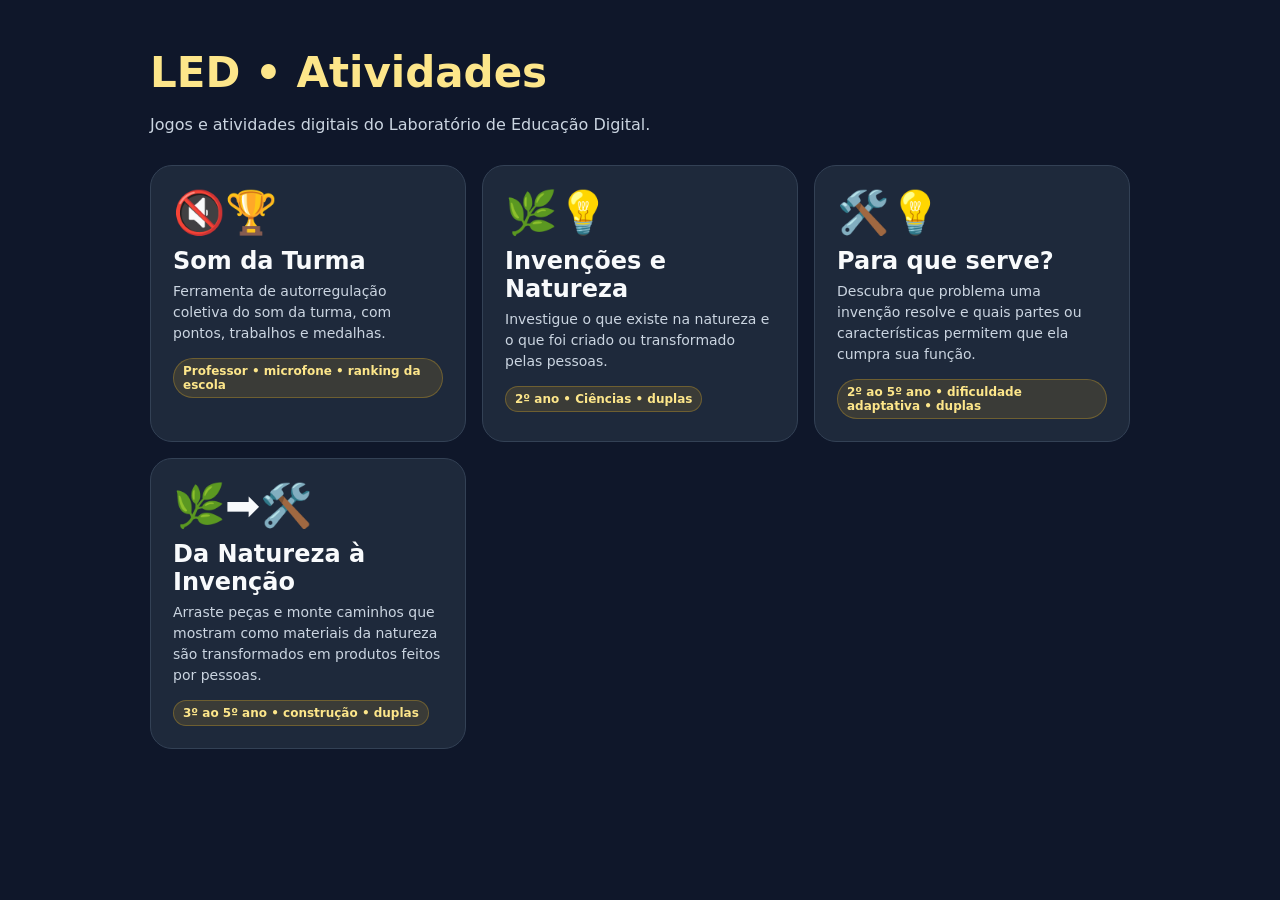
<file: index.html>
<!DOCTYPE html>
<html lang="pt-BR">
<head>
<meta charset="UTF-8">
<meta name="viewport" content="width=device-width, initial-scale=1.0">
<title>LED • Atividades</title>
<style>
body{margin:0;font-family:system-ui,-apple-system,Segoe UI,Roboto,Arial,sans-serif;background:#0f172a;color:#f8fafc;min-height:100vh}main{max-width:980px;margin:auto;padding:48px 20px}h1{font-size:42px;margin:0 0 8px;color:#fde68a}p{color:#cbd5e1;line-height:1.5}.grid{display:grid;grid-template-columns:repeat(auto-fit,minmax(280px,1fr));gap:16px;margin-top:28px}.card{display:block;text-decoration:none;color:#f8fafc;background:#1e293b;border:1px solid #334155;border-radius:22px;padding:22px;transition:.2s}.card:hover{transform:translateY(-2px);border-color:#fbbf24}.emoji{font-size:42px}.card h2{margin:10px 0 6px}.card p{margin:0;font-size:14px}.tag{display:inline-block;margin-top:14px;background:#fbbf2420;color:#fde68a;border:1px solid #fbbf2444;border-radius:999px;padding:5px 9px;font-size:12px;font-weight:700}</style>
</head>
<body>
<main>
<h1>LED • Atividades</h1>
<p>Jogos e atividades digitais do Laboratório de Educação Digital.</p>
<div class="grid">
<a class="card" href="./somdaturma/">
<div class="emoji">🔇🏆</div>
<h2>Som da Turma</h2>
<p>Ferramenta de autorregulação coletiva do som da turma, com pontos, trabalhos e medalhas.</p>
<span class="tag">Professor • microfone • ranking da escola</span>
</a>
<a class="card" href="./invencoes/">
<div class="emoji">🌿💡</div>
<h2>Invenções e Natureza</h2>
<p>Investigue o que existe na natureza e o que foi criado ou transformado pelas pessoas.</p>
<span class="tag">2º ano • Ciências • duplas</span>
</a>
<a class="card" href="./para-que-serve/">
<div class="emoji">🛠️💡</div>
<h2>Para que serve?</h2>
<p>Descubra que problema uma invenção resolve e quais partes ou características permitem que ela cumpra sua função.</p>
<span class="tag">2º ao 5º ano • dificuldade adaptativa • duplas</span>
</a>
<a class="card" href="./da-natureza-a-invencao/">
<div class="emoji">🌿➡️🛠️</div>
<h2>Da Natureza à Invenção</h2>
<p>Arraste peças e monte caminhos que mostram como materiais da natureza são transformados em produtos feitos por pessoas.</p>
<span class="tag">3º ao 5º ano • construção • duplas</span>
</a>
</div>
</main>
</body>
</html>
</file>
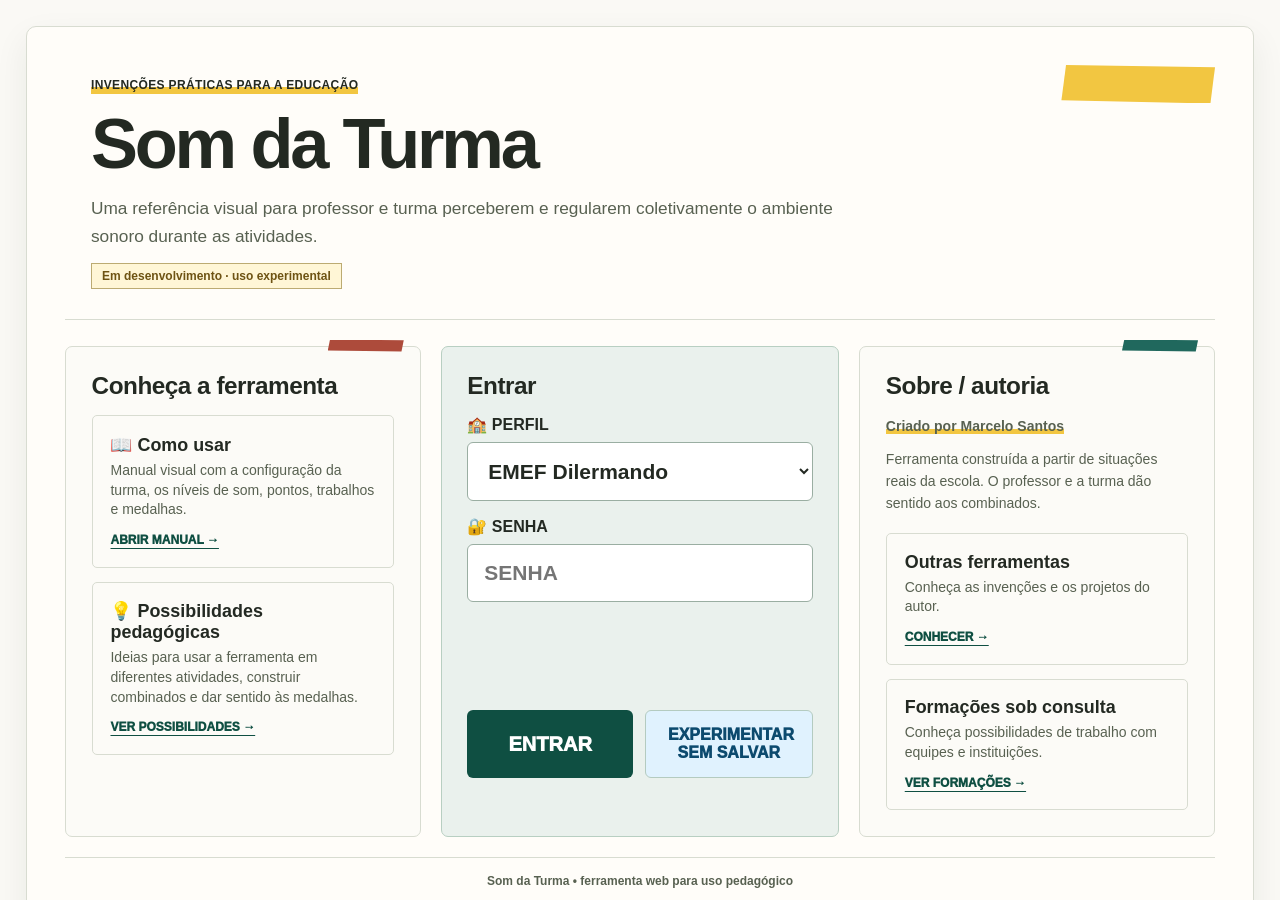
<file: barulho/index.html>
<!doctype html>
<html lang="pt-BR">
<head>
<meta charset="utf-8">
<meta name="viewport" content="width=device-width,initial-scale=1">
<meta http-equiv="refresh" content="0; url=../somdaturma/">
<title>Som da Turma</title>
<script>
  const target='../somdaturma/'+location.search+location.hash;
  location.replace(target);
</script>
</head>
<body>
<p>O Som da Turma mudou de endereço. <a href="../somdaturma/">Abrir Som da Turma</a>.</p>
</body>
</html>
</file>
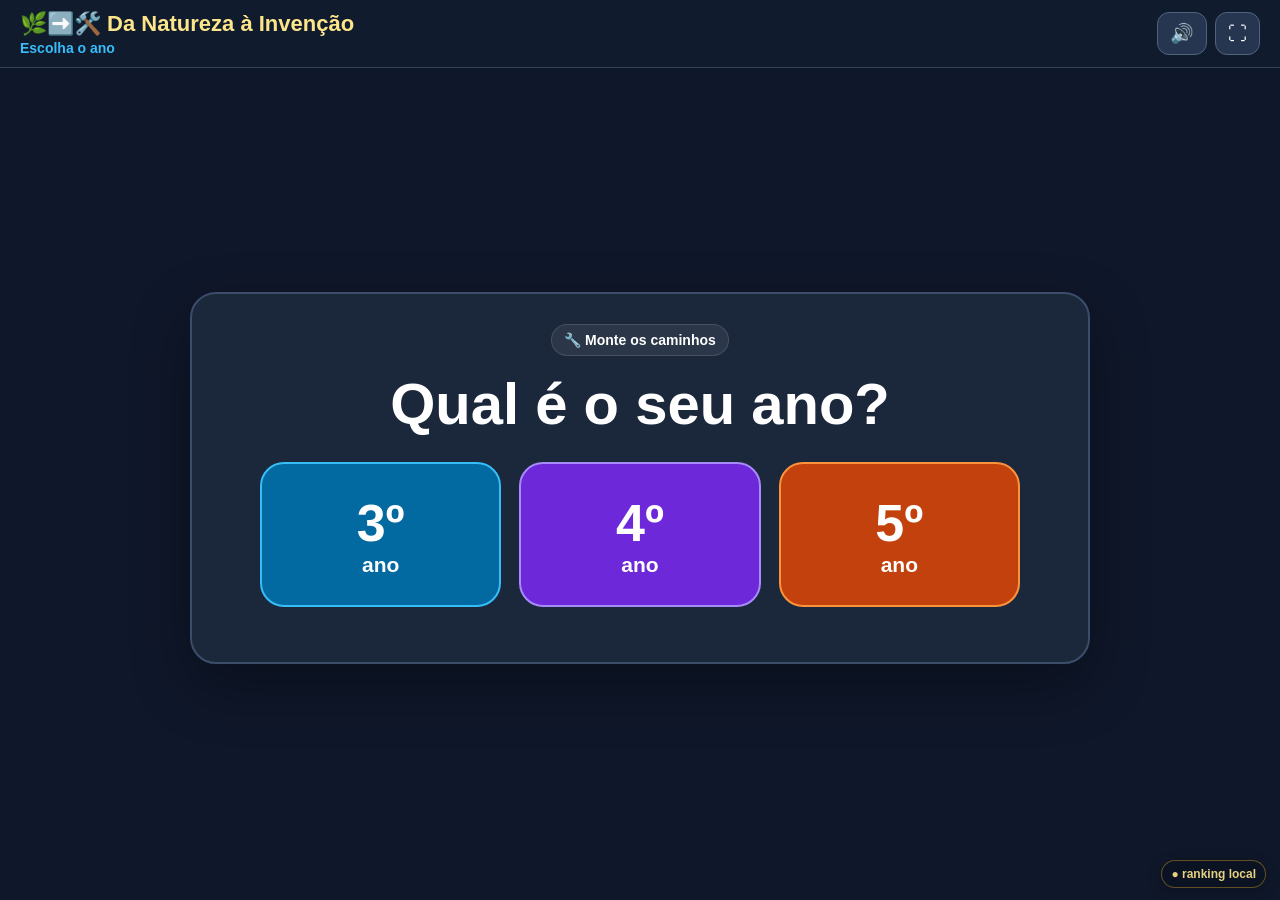
<file: da-natureza-a-invencao/index.html>
<!DOCTYPE html>
<html lang="pt-BR">
<head>
<meta charset="UTF-8">
<meta name="viewport" content="width=device-width,initial-scale=1.0">
<title>Da Natureza à Invenção</title>
<link rel="stylesheet" href="styles.css">
</head>
<body>
<header>
  <div class="top">
    <div class="brand">🌿➡️🛠️ Da Natureza à Invenção<small id="headerYear">Escolha o ano</small></div>
    <div class="tools"><button id="soundBtn" class="tool" title="Som">🔊</button><button id="fullBtn" class="tool" title="Tela cheia">⛶</button></div>
  </div>
</header>
<main>
<section id="year" class="screen">
  <div class="card start-card">
    <div class="eyebrow">🔧 Monte os caminhos</div>
    <h1>Qual é o seu ano?</h1>
    <div class="year-grid">
      <button class="year-choice year3" data-year="3"><b>3º</b><span>ano</span></button>
      <button class="year-choice year4" data-year="4"><b>4º</b><span>ano</span></button>
      <button class="year-choice year5" data-year="5"><b>5º</b><span>ano</span></button>
    </div>
  </div>
</section>

<section id="home" class="screen hidden">
  <div class="card home">
    <div class="year-badge year-label"></div>
    <h1>Quem forma a dupla?</h1>
    <p>Uma pessoa movimenta as peças. A outra ajuda a pensar. Depois vocês trocam.</p>
    <div class="duo-names">
      <div><label for="playerOne">Nome ou apelido:</label><input id="playerOne" maxlength="9" autocomplete="off" placeholder="Nome 1"></div>
      <div><label for="playerTwo">Nome ou apelido:</label><input id="playerTwo" maxlength="9" autocomplete="off" placeholder="Nome 2"></div>
    </div>
    <div id="nameError" class="name-error hidden">Digite os dois nomes para começar.</div>
    <button id="startBtn" class="primary">Começar →</button>
    <div class="note">20 missões • 1000 pontos • sem cronômetro</div>
    <button id="changeYearBtn" class="text-button">← Trocar o ano</button>
    <div class="home-ranking"><h2>🏆 Ranking da escola • <span class="year-label"></span></h2><div id="homeRanking" class="ranking-list"></div></div>
  </div>
</section>

<section id="game" class="screen hidden">
  <div class="game">
    <div class="status">
      <div class="statusline">
        <span><span class="year-chip year-label"></span> <span id="teamLabel"></span> • <span id="roundText"></span></span>
        <span class="game-status-actions"><span class="score">⭐ <span id="scoreText">0</span> / 1000</span><button class="game-home-button">⌂ Início</button></span>
      </div>
      <div class="progress"><div id="progressBar"></div></div>
    </div>

    <div class="card play">
      <div class="mission-head">
        <div>
          <div class="concept-label">OBJETIVO</div>
          <h2>Construam o caminho até <span id="targetName"></span></h2>
          <p id="missionNote"></p>
        </div>
        <div id="targetVisual" class="target-visual"></div>
      </div>

      <div id="roleHint" class="role-hint"></div>
      <div id="chain" class="chain"></div>

      <div class="bank-title">Peças disponíveis</div>
      <div id="bank" class="bank"></div>
      <div class="tap-hint">Arraste a peça ou clique nela e depois no espaço.</div>

      <div id="missionFeedback" class="mission-feedback hidden"></div>
      <div class="nextrow"><button id="nextMissionBtn" class="next hidden">Próxima missão →</button></div>
    </div>
  </div>
</section>

<section id="summary" class="screen hidden">
  <div class="card summary">
    <div class="year-badge year-label"></div>
    <div id="medalIcon" class="medal-icon">🏆</div>
    <h2 id="medalTitle"></h2>
    <p id="summaryMsg"></p>
    <div id="finalScore" class="bigscore">0</div><p class="score-caption">pontos de 1000</p>
    <div class="learning-box"><b>💡 Ideia principal</b><span>As pessoas transformam materiais da natureza para criar objetos, alimentos, ferramentas e construções.</span></div>
    <div class="stats">
      <div class="stat"><strong id="perfectMissions">0/20</strong><span>Missões sem erro</span></div>
      <div class="stat"><strong id="totalMistakes">0</strong><span>Tentativas corrigidas</span></div>
      <div class="stat"><strong id="completedMissions">20</strong><span>Missões concluídas</span></div>
    </div>
    <div class="ranking-box"><h3>🏆 Ranking da escola • <span class="year-label"></span></h3><div id="summaryRanking" class="ranking-list"></div></div>
    <div class="actions"><button id="againBtn" class="primary">Jogar de novo</button><button id="homeBtn" class="secondary">Trocar dupla</button><button id="summaryYearBtn" class="secondary">Trocar ano</button></div>
  </div>
</section>
</main>

<script src="assets/sprite-part-1.js"></script>
<script src="assets/sprite-part-2.js"></script>
<script src="assets/sprite-part-3.js"></script>
<script src="assets/sprite-part-4.js"></script>
<script src="assets/sprite-part-5.js"></script>
<script src="data.js"></script>
<script src="visuals.js"></script>
<script src="app.js"></script>
<script src="../game-base.js"></script>
</body>
</html>
</file>
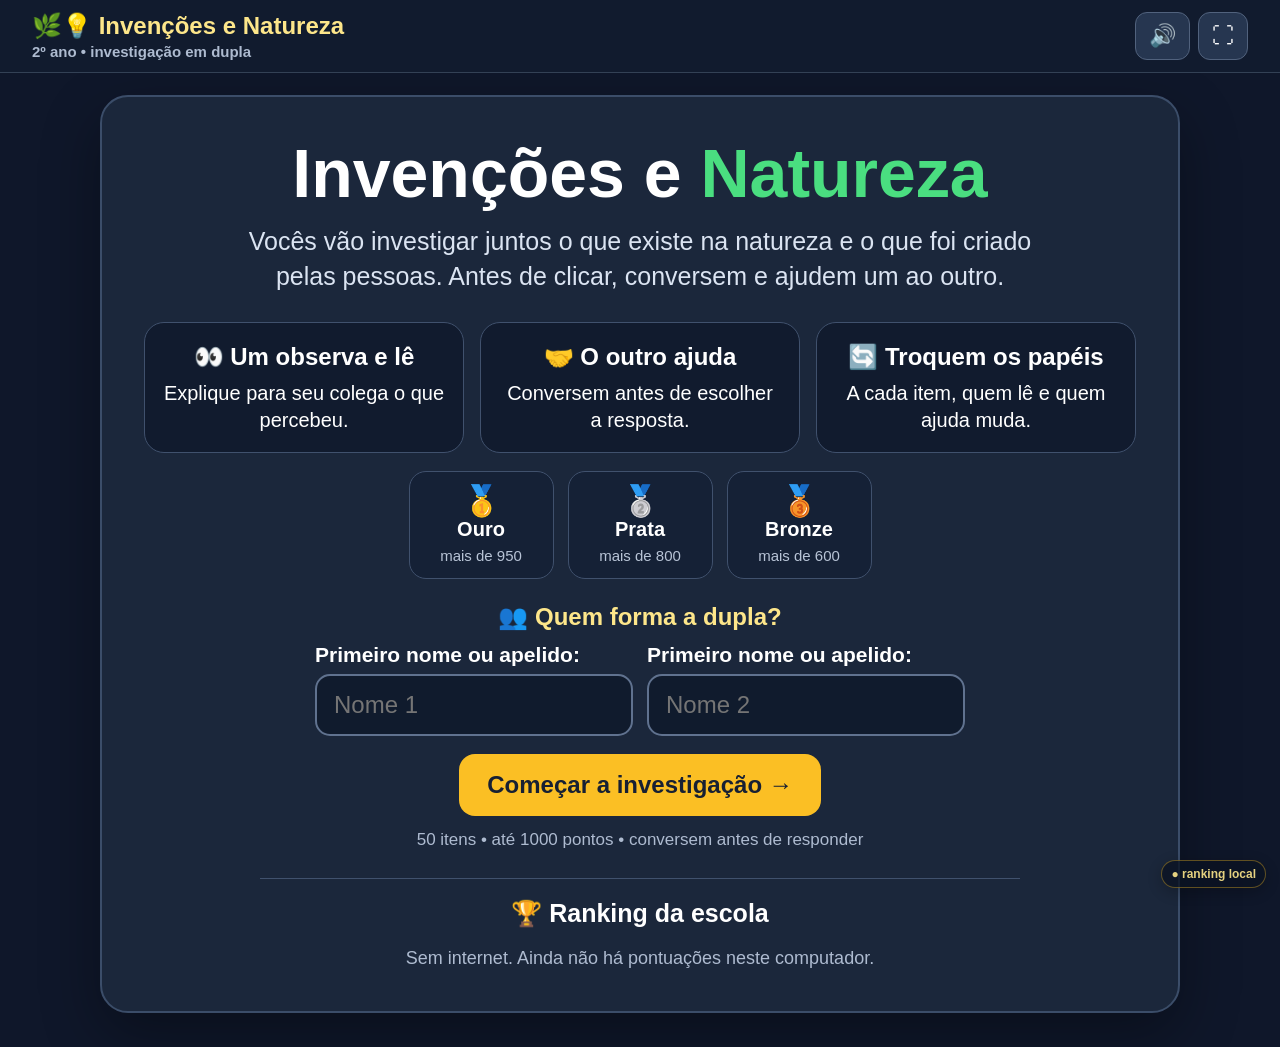
<file: invencoes/index.html>
<!DOCTYPE html>
<html lang="pt-BR">
<head>
<meta charset="UTF-8">
<meta name="viewport" content="width=device-width,initial-scale=1.0">
<title>Invenções e Natureza</title>
<link rel="stylesheet" href="styles.css">
</head>
<body>
<header>
<div class="top">
  <div class="brand">🌿💡 Invenções e Natureza<small>2º ano • investigação em dupla</small></div>
  <div class="tools"><button id="soundBtn" class="tool" title="Som">🔊</button><button id="fullBtn" class="tool" title="Tela cheia">⛶</button></div>
</div>
</header>
<main>
<section id="home" class="screen">
<div class="card home">
  <h1>Invenções e <span>Natureza</span></h1>
  <p>Vocês vão investigar juntos o que existe na natureza e o que foi criado pelas pessoas. Antes de clicar, conversem e ajudem um ao outro.</p>
  <div class="rules">
    <div class="rule"><b>👀 Um observa e lê</b>Explique para seu colega o que percebeu.</div>
    <div class="rule"><b>🤝 O outro ajuda</b>Conversem antes de escolher a resposta.</div>
    <div class="rule"><b>🔄 Troquem os papéis</b>A cada item, quem lê e quem ajuda muda.</div>
  </div>
  <div class="medal-goals" aria-label="Metas de medalhas">
    <div><span>🥇</span><b>Ouro</b><small>mais de 950</small></div>
    <div><span>🥈</span><b>Prata</b><small>mais de 800</small></div>
    <div><span>🥉</span><b>Bronze</b><small>mais de 600</small></div>
  </div>
  <div class="name-box duo-box">
    <div class="duo-title">👥 Quem forma a dupla?</div>
    <div class="duo-names">
      <div><label for="playerOne">Primeiro nome ou apelido:</label><input id="playerOne" type="text" maxlength="10" autocomplete="off" placeholder="Nome 1" /></div>
      <div><label for="playerTwo">Primeiro nome ou apelido:</label><input id="playerTwo" type="text" maxlength="10" autocomplete="off" placeholder="Nome 2" /></div>
    </div>
    <div id="nameError" class="name-error hidden">Digite os dois nomes para começar.</div>
  </div>
  <button id="startBtn" class="primary">Começar a investigação →</button>
  <div class="note">50 itens • até 1000 pontos • conversem antes de responder</div>
  <div class="home-ranking">
    <h2>🏆 Ranking da escola</h2>
    <div id="homeRanking" class="ranking-list"></div>
  </div>
</div>
</section>

<section id="game" class="screen hidden">
<div class="game">
  <div class="status">
    <div class="statusline">
      <span><span id="playerLabel"></span> • <span id="roundText">Item 1 de 50</span></span>
      <span class="score">⭐ <span id="scoreText">0</span> / 1000</span>
    </div>
    <div class="progress"><div id="progressBar"></div></div>
  </div>
  <div class="card play">
    <div class="play-layout">
      <div class="visual-panel">
        <span id="badge" class="badge">Observe</span>
        <div id="visual" class="visual"></div>
        <h2 id="itemName" class="item-name"></h2>
        <p id="itemDesc" class="desc"></p>
      </div>

      <div class="question-panel">
        <div id="roleHint" class="role-hint"></div>
        <div id="stageOne">
          <div class="prompt">Conversem: é natural ou é uma invenção?</div>
          <div class="choices">
            <button id="naturalBtn" class="choice natural">🌿 Natural<small>Existe na natureza</small></button>
            <button id="inventionBtn" class="choice invention">💡 Invenção<small>Foi criada por pessoas</small></button>
          </div>
        </div>

        <div id="stageTwo" class="hidden">
          <div id="followQuestion" class="prompt"></div>
          <div id="options" class="options"></div>
        </div>

        <div id="feedback" class="feedback hidden">
          <h3 id="feedbackTitle"></h3>
          <p id="feedbackText"></p>
          <div class="nextrow"><button id="nextBtn" class="next">Continuar →</button></div>
        </div>
      </div>
    </div>
  </div>
</div>
</section>

<section id="summary" class="screen hidden">
<div class="card summary">
  <div id="medalIcon" class="medal-icon">🏆</div>
  <h2 id="medalTitle">Vocês terminaram!</h2>
  <p id="summaryMsg"></p>
  <div id="finalScore" class="bigscore">0</div>
  <p class="score-caption">pontos de <span id="maxScore">1000</span></p>
  <div class="stats">
    <div class="stat"><strong id="classHits">0/50</strong><span>Natural ou invenção</span></div>
    <div class="stat"><strong id="followHits">0/50</strong><span>Perguntas extras</span></div>
    <div class="stat"><strong id="bestStreak">0</strong><span>Maior sequência</span></div>
  </div>
  <div class="ranking-box">
    <h3>🏆 Ranking da escola</h3>
    <div id="summaryRanking" class="ranking-list"></div>
  </div>
  <div class="actions"><button id="againBtn" class="primary">Jogar de novo juntos</button><button id="homeBtn" class="secondary">Início</button></div>
</div>
</section>
</main>
<script src="data.js"></script>
<script src="visuals.js"></script>
<script src="app.js"></script>
<script src="ranking-filter.js"></script>
<script src="assets/sprite-part-1.js"></script>
<script src="assets/sprite-part-2.js"></script>
<script src="assets/sprite-part-3.js"></script>
<script src="assets/sprite-part-4.js"></script>
<script src="assets/sprite-part-5.js"></script>
<script src="image-assets.js"></script>
<script src="../game-base.js"></script>
</body>
</html>
</file>
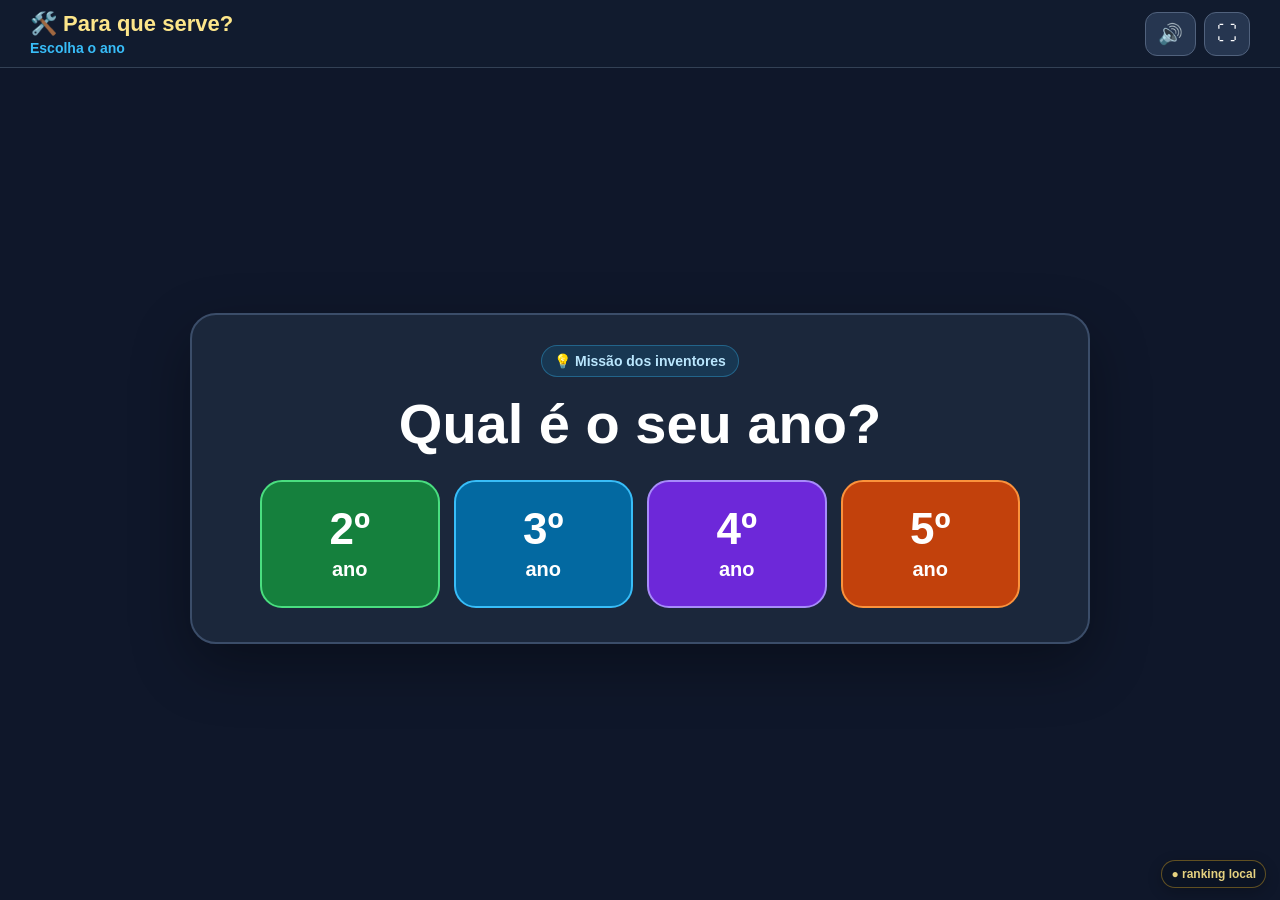
<file: para-que-serve/index.html>
<!DOCTYPE html>
<html lang="pt-BR">
<head>
<meta charset="UTF-8">
<meta name="viewport" content="width=device-width,initial-scale=1.0">
<title>Para que serve?</title>
<link rel="stylesheet" href="styles.css">
<link rel="stylesheet" href="years.css">
</head>
<body>
<header>
  <div class="top">
    <div class="brand">🛠️ Para que serve?<small id="headerYear">Escolha o ano</small></div>
    <div class="tools"><button id="soundBtn" class="tool" title="Som">🔊</button><button id="fullBtn" class="tool" title="Tela cheia">⛶</button></div>
  </div>
</header>
<main>
<section id="year" class="screen">
  <div class="card start-card">
    <div class="eyebrow">💡 Missão dos inventores</div>
    <h1>Qual é o seu ano?</h1>
    <div class="year-grid">
      <button class="year-choice year2" data-year="2"><b>2º</b><span>ano</span></button>
      <button class="year-choice year3" data-year="3"><b>3º</b><span>ano</span></button>
      <button class="year-choice year4" data-year="4"><b>4º</b><span>ano</span></button>
      <button class="year-choice year5" data-year="5"><b>5º</b><span>ano</span></button>
    </div>
  </div>
</section>

<section id="home" class="screen hidden">
  <div class="card home compact-home">
    <div class="year-badge year-label"></div>
    <h1>Quem forma a dupla?</h1>
    <p>Conversem antes de responder.</p>
    <div class="name-box">
      <div class="duo-names">
        <div><label for="playerOne">Nome ou apelido:</label><input id="playerOne" maxlength="9" autocomplete="off" placeholder="Nome 1"></div>
        <div><label for="playerTwo">Nome ou apelido:</label><input id="playerTwo" maxlength="9" autocomplete="off" placeholder="Nome 2"></div>
      </div>
      <div id="nameError" class="name-error hidden">Digite os dois nomes para começar.</div>
    </div>
    <button id="startBtn" class="primary">Começar →</button>
    <div class="note">50 invenções • 1000 pontos</div>
    <button id="changeYearBtn" class="text-button">← Trocar o ano</button>
    <div class="home-ranking"><h2>🏆 Ranking da escola • <span class="year-label"></span></h2><div id="homeRanking" class="ranking-list"></div></div>
  </div>
</section>

<section id="game" class="screen hidden">
  <div class="game">
    <div class="status">
      <div class="statusline">
        <span><span class="year-chip year-label"></span> <span id="teamLabel"></span> • <span id="roundText">Item 1 de 50</span></span>
        <span class="game-status-actions"><span class="score">⭐ <span id="scoreText">0</span> / 1000</span><button class="game-home-button" onclick="changeYear()">⌂ Início</button></span>
      </div>
      <div class="progress"><div id="progressBar"></div></div>
    </div>
    <div class="card play">
      <div class="play-layout">
        <div class="visual-panel">
          <span id="badge" class="badge">Função e partes</span>
          <div id="visual" class="visual"></div>
          <h2 id="itemName" class="item-name"></h2>
          <p id="itemDesc" class="desc"></p>
        </div>
        <div class="question-panel">
          <div id="roleHint" class="role-hint"></div>
          <div id="stageOne">
            <div class="concept-label">1. PARA QUE SERVE?</div>
            <div id="functionQuestion" class="prompt"></div>
            <div id="functionOptions" class="options"></div>
          </div>
          <div id="stageTwo" class="hidden">
            <div class="concept-label">2. COMO CONSEGUE?</div>
            <div id="featureQuestion" class="prompt"></div>
            <div id="featureOptions" class="options"></div>
          </div>
          <div id="feedback" class="feedback hidden"><h3 id="feedbackTitle"></h3><p id="feedbackText"></p><div class="nextrow"><button id="nextBtn" class="next">Continuar →</button></div></div>
        </div>
      </div>
    </div>
  </div>
</section>

<section id="summary" class="screen hidden">
  <div class="card summary">
    <div class="year-badge year-label"></div>
    <div id="medalIcon" class="medal-icon">🏆</div>
    <h2 id="medalTitle">Vocês terminaram!</h2>
    <p id="summaryMsg"></p>
    <div id="finalScore" class="bigscore">0</div><p class="score-caption">pontos de 1000</p>
    <div class="learning-box"><b>💡 Ideia principal</b><span>Uma invenção tem uma função. Suas partes e seu jeito de funcionar ajudam a cumprir essa função.</span></div>
    <div class="stats">
      <div class="stat"><strong id="functionHits">0/50</strong><span>Para que serve</span></div>
      <div class="stat"><strong id="featureHits">0/50</strong><span>Como consegue</span></div>
      <div class="stat"><strong id="bestStreak">0</strong><span>Maior sequência</span></div>
    </div>
    <div class="ranking-box"><h3>🏆 Ranking da escola • <span class="year-label"></span></h3><div id="summaryRanking" class="ranking-list"></div></div>
    <div class="actions"><button id="againBtn" class="primary">Jogar de novo</button><button id="homeBtn" class="secondary">Trocar dupla</button><button id="summaryYearBtn" class="secondary">Trocar ano</button></div>
  </div>
</section>
</main>
<script src="../invencoes/visuals.js"></script>
<script src="data.js"></script>
<script src="option-balance.js"></script>
<script src="app.js"></script>
<script src="../game-base.js"></script>
</body>
</html>
</file>
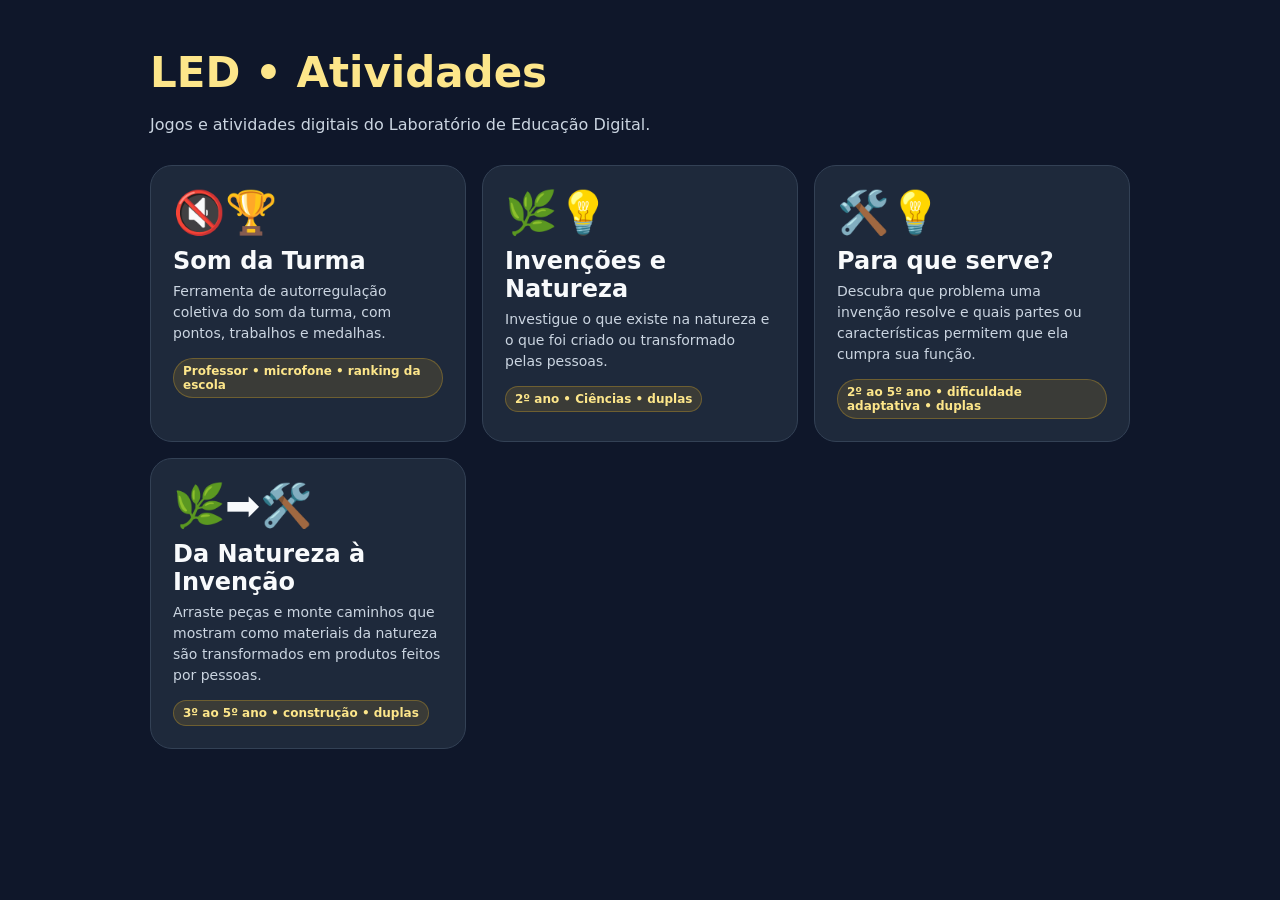
<file: profissional/index.html>
<!doctype html>
<html lang="pt-BR">
<head>
<meta charset="utf-8">
<meta name="viewport" content="width=device-width,initial-scale=1">
<meta name="robots" content="noindex,follow">
<link rel="canonical" href="https://marklienista.github.io/">
<title>Marcelo Santos — novo endereço</title>
<script>window.location.replace('https://marklienista.github.io/' + window.location.search + window.location.hash);</script>
<noscript><meta http-equiv="refresh" content="0; url=https://marklienista.github.io/"></noscript>
<style>body{font:18px/1.6 system-ui,sans-serif;background:#faf9f5;color:#18201f;max-width:680px;margin:15vh auto;padding:24px}a{color:#176b73}</style>
</head>
<body><h1>Marcelo Santos</h1><p>Minha página está em um novo endereço.</p><p><a href="https://marklienista.github.io/" target="_blank" rel="noopener noreferrer">Abrir marklienista.github.io ↗</a></p></body>
</html>
</file>
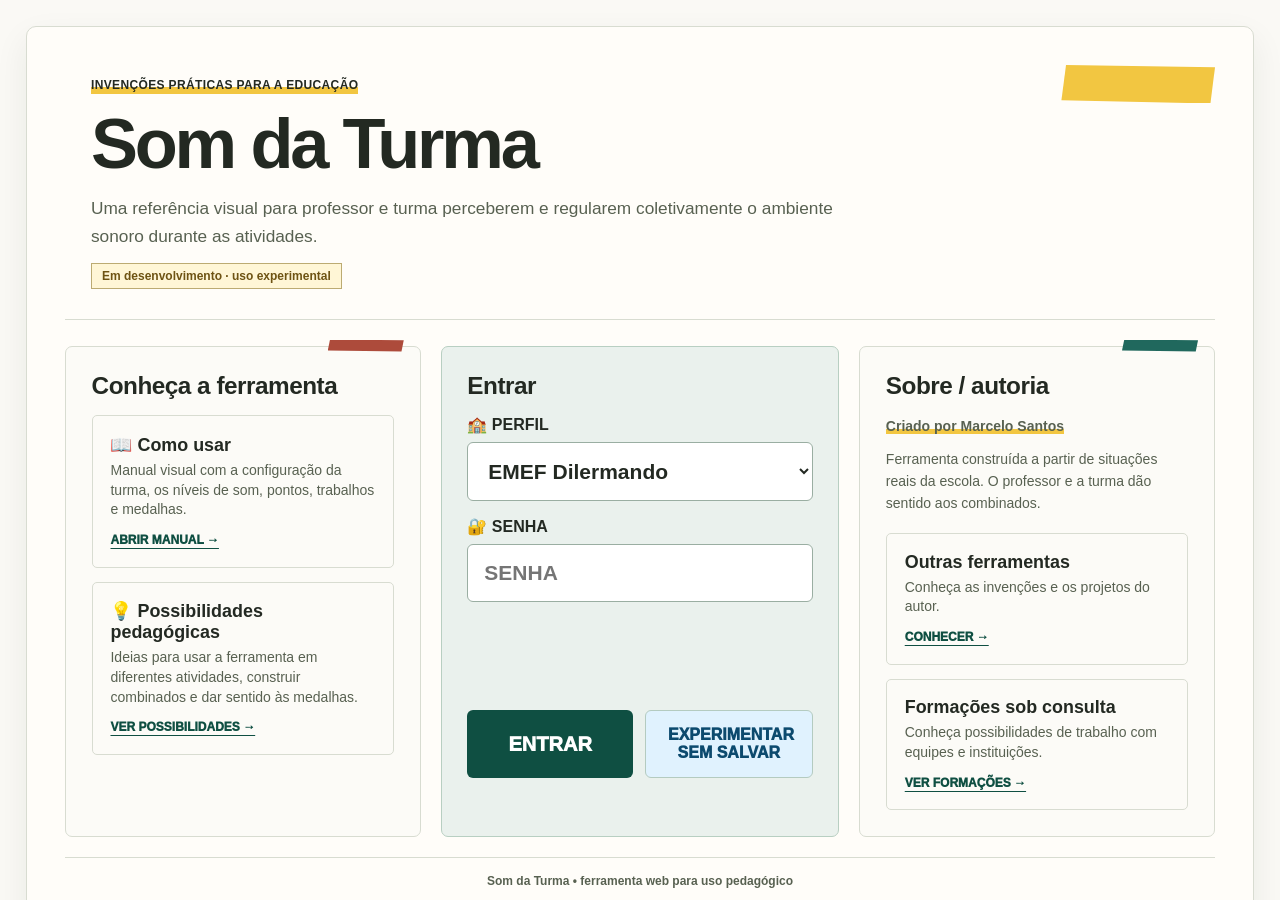
<file: somdaturma/index.html>
<!DOCTYPE html>
<html lang="pt-BR">
<head>
<meta charset="UTF-8">
<meta name="viewport" content="width=device-width,initial-scale=1">
<meta name="theme-color" content="#14532d">
<title>Som da Turma • LED</title>
<style>
:root{--quiet:#15803d;--talk:#ca8a04;--loud:#b91c1c;--listen:#2563eb;--ink:#0f172a;--line:#dbe4ee}
*{box-sizing:border-box}html,body{margin:0;min-height:100%;font-family:system-ui,-apple-system,Segoe UI,Roboto,Arial,sans-serif;color:var(--ink)}button,input{font:inherit}button{cursor:pointer}.hidden{display:none!important}body{min-height:100vh;background:#eef2f7}.screen{min-height:100vh}
.setup,.summary{display:grid;place-items:center;padding:28px}.panel{width:min(860px,100%);background:#fff;border:1px solid var(--line);border-radius:28px;padding:30px;box-shadow:0 18px 50px #0f172a18}.panel h1{font-size:clamp(42px,7vw,72px);margin:0 0 26px;text-align:center}.field{display:grid;gap:8px;margin-bottom:20px}.field label{font-weight:950;font-size:20px}.field input[type=text]{width:100%;padding:18px;border:2px solid #cbd5e1;border-radius:16px;font-size:30px;font-weight:950;text-transform:uppercase;text-align:center}.field input:focus{outline:3px solid #93c5fd;border-color:#2563eb}.sensitivity{display:grid;grid-template-columns:auto 1fr auto;gap:12px;align-items:center;font-size:28px;font-weight:950}.sensitivity input{width:100%}.legend{display:grid;grid-template-columns:repeat(4,1fr);gap:10px;margin-top:22px}.legend-item{border-radius:18px;color:#fff;padding:18px 8px;font-weight:950;font-size:clamp(15px,2.1vw,22px);text-align:center}.quiet{background:var(--quiet)}.talk{background:var(--talk)}.loud{background:var(--loud)}.listen{background:var(--listen)}.actions{display:flex;justify-content:center;gap:12px;flex-wrap:wrap;margin-top:24px}.btn{border:0;border-radius:16px;padding:15px 22px;font-weight:950}.btn.primary{background:#0f172a;color:#fff;font-size:20px}.btn.secondary{background:#e2e8f0;color:#0f172a}.status-note{margin-top:12px;font-size:12px;color:#64748b;text-align:center}.status-note.online{color:#166534}.status-note.offline{color:#92400e}.mic-error{background:#fee2e2;border:1px solid #fecaca;color:#991b1b;border-radius:14px;padding:12px 14px;margin-top:14px;font-weight:900;text-align:center}
.monitor{position:relative;overflow:hidden;color:#fff;background:var(--quiet);transition:background .25s ease}.monitor.state-quiet{background:var(--quiet)}.monitor.state-talk{background:var(--talk)}.monitor.state-loud{background:var(--loud)}.monitor.state-listen{background:var(--listen)}.monitor-inner{min-height:100vh;display:grid;grid-template-rows:auto 1fr auto;padding:18px 24px 22px}.topbar{display:grid;grid-template-columns:1fr auto 1fr;align-items:center;gap:16px}.room-label,.timer,.record-live{font-weight:950;text-shadow:0 2px 8px #0003}.room-label{font-size:clamp(22px,3vw,38px)}.timer{text-align:center;font-size:clamp(28px,3.6vw,48px);font-variant-numeric:tabular-nums}.record-live{text-align:right;font-size:clamp(17px,2.2vw,28px)}.center{display:grid;place-items:center;text-align:center;padding:30px 10px}.state-copy h2{font-size:clamp(58px,11vw,145px);line-height:.94;margin:0;text-shadow:0 6px 22px #0002;letter-spacing:-.04em}.state-copy p{font-size:clamp(26px,3.5vw,48px);font-weight:950;margin:24px 0 0}.bottom{display:grid;gap:12px}.meter-shell{height:24px;background:#ffffff45;border:2px solid #ffffff88;border-radius:999px;overflow:hidden}.meter-fill{height:100%;width:0;background:#fff;border-radius:999px;transition:width .08s linear}.teacher-tools{display:flex;justify-content:space-between;align-items:center;gap:12px;flex-wrap:wrap}.mini{border:1px solid #ffffff80;background:#00000020;color:#fff;border-radius:12px;padding:10px 13px;font-weight:950}.point-live{font-size:clamp(16px,2vw,24px);font-weight:950}.settings{position:absolute;right:20px;bottom:82px;width:min(390px,calc(100% - 40px));background:#fff;color:#0f172a;border-radius:18px;padding:18px;box-shadow:0 16px 50px #0004;z-index:5}.settings h3{margin:0 0 12px;font-size:22px}
.overlay{position:fixed;inset:0;display:grid;place-items:center;background:#7f1d1d;color:#fff;z-index:20;padding:24px;text-align:center}.stop-card{width:min(850px,100%)}.stop-icon{font-size:84px}.stop-card h2{font-size:clamp(60px,11vw,135px);line-height:.9;margin:8px 0 16px}.stop-card p{font-size:clamp(30px,4vw,54px);font-weight:950;line-height:1.1;margin:0 auto 24px}.stop-card .btn{font-size:24px;background:#fff;color:#7f1d1d;padding:16px 26px}.stop-stats{display:flex;justify-content:center;gap:12px;flex-wrap:wrap;margin:0 0 22px}.pill{background:#ffffff1f;border:1px solid #ffffff55;border-radius:999px;padding:8px 13px;font-weight:900}
.summary .panel{width:min(980px,100%)}.summary h1{text-align:left;margin-bottom:12px}.result-banner{border-radius:22px;padding:22px;margin:12px 0 18px;color:#fff}.result-banner.win{background:#166534}.result-banner.no-point{background:#475569}.result-banner h2{font-size:clamp(32px,5vw,52px);margin:0 0 4px}.result-banner p{margin:0;font-size:20px;font-weight:900}.stats{display:grid;grid-template-columns:repeat(4,1fr);gap:12px}.stat{background:#f8fafc;border:1px solid var(--line);border-radius:18px;padding:16px;text-align:center}.stat b{display:block;font-size:clamp(25px,4vw,40px);font-variant-numeric:tabular-nums}.stat span{font-size:13px;color:#64748b;font-weight:950}
.rank-screen{padding:28px;background:#eef2f7}.rank-wrap{max-width:1100px;margin:auto}.rank-head{display:flex;justify-content:space-between;gap:12px;align-items:center;margin-bottom:18px}.rank-head h1{margin:0;font-size:clamp(38px,6vw,64px)}.rank-grid{display:grid;grid-template-columns:1fr 1fr;gap:16px}.rank-card{background:#fff;border:1px solid var(--line);border-radius:22px;padding:18px}.rank-card h2{margin:0 0 12px;font-size:26px}.rank-row{display:grid;grid-template-columns:46px 1fr auto;gap:10px;align-items:center;padding:13px 8px;border-top:1px solid #e2e8f0}.rank-row:first-of-type{border-top:0}.rank-pos{font-weight:950;color:#64748b}.rank-room{font-weight:950;font-size:22px}.rank-data{text-align:right;font-size:20px;font-weight:950}.hint{font-size:12px;color:#64748b}.empty{padding:22px;color:#64748b;text-align:center}
@media(max-width:760px){.legend,.rank-grid{grid-template-columns:1fr 1fr}.stats{grid-template-columns:1fr 1fr}.topbar{grid-template-columns:1fr auto}.record-live{grid-column:1/-1;text-align:left}.monitor-inner{padding:14px}.state-copy h2{font-size:17vw}.panel{padding:20px;border-radius:22px}}
@media(prefers-reduced-motion:reduce){*{transition:none!important}}
</style>
<link rel="stylesheet" href="projecao.css?v=20261014-1">
</head>
<body>
<section id="setup" class="screen setup">
 <div class="panel">
  <h1>Som da Turma</h1>
  <div class="field"><label for="roomInput">🏫 TURMA</label><input id="roomInput" type="text" list="rooms" maxlength="12" placeholder="4A" autocomplete="off"><datalist id="rooms"><option>1A</option><option>1B</option><option>1C</option><option>1D</option><option>2A</option><option>2B</option><option>3A</option><option>3B</option><option>3C</option><option>4A</option><option>4B</option><option>4C</option><option>4D</option><option>5A</option><option>5B</option><option>5C</option></datalist></div>
  <div class="field"><label for="sensitivity">🎙️ MICROFONE</label><div class="sensitivity"><span>−</span><input id="sensitivity" type="range" min="0" max="100" value="55"><span>+</span></div></div>
  <div class="legend"><div class="legend-item quiet">🤫 SILÊNCIO</div><div class="legend-item talk">💬 CONVERSA</div><div class="legend-item loud">🔊 MUITO ALTO</div><div class="legend-item listen">👂 OUVIR</div></div>
  <div id="micError" class="mic-error hidden"></div>
  <div class="actions"><button id="startBtn" class="btn primary">▶ COMEÇAR</button><button id="rankingBtn" class="btn secondary">🏆 RANKING</button></div><div id="dbStatus" class="status-note">● ...</div>
 </div>
</section>

<section id="monitor" class="screen monitor state-quiet hidden" aria-live="polite">
 <div class="monitor-inner">
  <div class="topbar"><div id="roomLabel" class="room-label">Turma</div><div id="timer" class="timer">00:00</div><div class="record-live">🤫 RECORDE <span id="liveRecord">00:00</span></div></div>
  <div class="center"><div class="state-copy"><h2 id="stateTitle">🤫 SILÊNCIO</h2><p id="stateSubtitle">MUITO BEM!</p></div></div>
  <div class="bottom"><div class="meter-shell"><div id="meterFill" class="meter-fill"></div></div><div class="teacher-tools"><div id="pointLive" class="point-live">⭐ PONTO VALENDO</div><div><button id="pauseBtn" class="mini">⏸ PAUSAR</button> <button id="settingsBtn" class="mini">⚙️</button> <button id="finishBtn" class="mini">⏹ ENCERRAR</button></div></div></div>
 </div>
 <div id="settingsPanel" class="settings hidden"><h3>⚙️ MICROFONE</h3><div class="field"><label for="sensitivityLive">Sensibilidade</label><div class="sensitivity"><span>−</span><input id="sensitivityLive" type="range" min="0" max="100" value="55"><span>+</span></div></div><div class="actions"><button id="closeSettingsBtn" class="btn secondary">FECHAR</button></div></div>
</section>

<div id="stopOverlay" class="overlay hidden"><div class="stop-card"><div class="stop-icon">⛔</div><h2>AULA PARADA</h2><p>MUITO BARULHO!</p><div class="stop-stats"><span class="pill">🏫 <b id="stopRoom"></b></span><span class="pill">⛔ <b id="stopCount">1</b></span></div><button id="releaseBtn" class="btn">▶ CONTINUAR</button><div style="margin-top:12px"><button id="finishBlockedBtn" class="mini">⏹ ENCERRAR</button></div></div></div>

<section id="summary" class="screen summary hidden"><div class="panel"><h1 id="summaryRoom">Turma</h1><div id="resultBanner" class="result-banner"><h2 id="resultTitle"></h2><p id="resultText"></p></div><div class="stats"><div class="stat"><b id="summaryRecord">00:00</b><span>🤫 RECORDE</span></div><div class="stat"><b id="summaryQuiet">0%</b><span>🟢 SILÊNCIO</span></div><div class="stat"><b id="summaryStops">0</b><span>⛔ PARADAS</span></div><div class="stat"><b id="summaryDuration">00:00</b><span>⏱️ TEMPO</span></div></div><div class="actions"><button id="newBtn" class="btn primary">▶ NOVA AULA</button><button id="summaryRankingBtn" class="btn secondary">🏆 RANKING</button></div><div id="saveStatus" class="status-note"></div></div></section>

<section id="ranking" class="screen rank-screen hidden"><div class="rank-wrap"><div class="rank-head"><h1>🏆 RANKING</h1><button id="backBtn" class="btn secondary">← VOLTAR</button></div><div class="rank-grid"><div class="rank-card"><h2>⭐ PONTOS</h2><div id="pointsRanking"></div></div><div class="rank-card"><h2>🤫 RECORDES</h2><div id="recordRanking"></div></div></div><div id="rankStatus" class="status-note"></div></div></section>

<script>
const SUPABASE_URL='https://eyfmhnlzduoobdmwexmc.supabase.co',SUPABASE_KEY='sb_publishable_as-eMTlem4cWd29PVNFAhg_uVLIqZKu',SUPABASE_TABLE='invencoes_ranking',LOCAL_KEY='led_noise_sessions_v1',PREFIX='R|';
const els={setup:document.getElementById('setup'),monitor:document.getElementById('monitor'),summary:document.getElementById('summary'),ranking:document.getElementById('ranking')};
let stream=null,audioCtx=null,analyser=null,dataArray=null,raf=0,active=false,blocked=false,paused=false;
let room='',startAt=0,lastFrame=0,smoothed=0,currentState='quiet',nonQuietSince=0,loudSince=0,unlockGraceUntil=0;
let quietMs=0,measuredMs=0,quietStreakStart=0,maxQuietMs=0,stops=0,pointEligible=true,sensitivity=55;
function show(id){Object.entries(els).forEach(([k,v])=>v.classList.toggle('hidden',k!==id))}
function fmt(ms){const sec=Math.max(0,Math.floor(ms/1000)),m=Math.floor(sec/60),s=sec%60;return`${String(m).padStart(2,'0')}:${String(s).padStart(2,'0')}`}
function sanitizeRoom(v){return String(v||'').trim().toUpperCase().replace(/\|/g,'').replace(/\s+/g,' ').slice(0,12)}
function sessionId(){return Date.now().toString(36)+Math.random().toString(36).slice(2,7)}
function localSessions(){try{const x=JSON.parse(localStorage.getItem(LOCAL_KEY)||'[]');return Array.isArray(x)?x:[]}catch(e){return[]}}
function writeLocal(rows){try{localStorage.setItem(LOCAL_KEY,JSON.stringify(rows.slice(-500)))}catch(e){}}
function thresholds(){const f=1.7-(sensitivity/100)*1.12;return{quiet:.028*f,loud:.082*f}}
function setSensitivity(v){sensitivity=Number(v);document.getElementById('sensitivity').value=sensitivity;document.getElementById('sensitivityLive').value=sensitivity}
function endQuietStreak(now=performance.now()){if(quietStreakStart){maxQuietMs=Math.max(maxQuietMs,now-quietStreakStart);quietStreakStart=0}}
function paint(state){const m=els.monitor,title=document.getElementById('stateTitle'),sub=document.getElementById('stateSubtitle');m.classList.remove('state-quiet','state-talk','state-loud','state-listen');m.classList.add('state-'+state);if(state==='quiet'){title.textContent='🤫 SILÊNCIO';sub.textContent='MUITO BEM!'}if(state==='talk'){title.textContent='💬 CONVERSA';sub.textContent='MAIS BAIXO'}if(state==='loud'){title.textContent='🔊 MUITO ALTO';sub.textContent='ABAIXE O SOM!'}if(state==='listen'){title.textContent='👂 OUVIR';sub.textContent='FIQUE ATENTO'}}
function setState(state,now=performance.now()){if(currentState===state)return;if(currentState==='quiet')endQuietStreak(now);currentState=state;paint(state);if(state==='quiet'){quietStreakStart=now;nonQuietSince=0}if(state==='talk'||state==='loud'){if(!nonQuietSince)nonQuietSince=now}}
function updatePoint(now){if(pointEligible&&nonQuietSince&&now-nonQuietSince>2000){pointEligible=false;document.getElementById('pointLive').textContent='❌ SEM PONTO'}}
function levelPercent(){const t=thresholds();return Math.min(100,Math.max(1,(smoothed/(t.loud*1.45))*100))}
function beep(){try{if(!audioCtx)return;audioCtx.resume?.();const now=audioCtx.currentTime;[0,.18].forEach((d,i)=>{const o=audioCtx.createOscillator(),g=audioCtx.createGain();o.connect(g);g.connect(audioCtx.destination);o.frequency.value=i?520:760;g.gain.setValueAtTime(.0001,now+d);g.gain.exponentialRampToValueAtTime(.15,now+d+.015);g.gain.exponentialRampToValueAtTime(.0001,now+d+.14);o.start(now+d);o.stop(now+d+.16)})}catch(e){}}
function triggerStop(){if(blocked||paused)return;blocked=true;stops++;pointEligible=false;endQuietStreak();beep();document.getElementById('pointLive').textContent='❌ SEM PONTO';document.getElementById('stopRoom').textContent=room;document.getElementById('stopCount').textContent=stops;document.getElementById('stopOverlay').classList.remove('hidden')}
function releaseStop(){document.getElementById('stopOverlay').classList.add('hidden');blocked=false;loudSince=0;nonQuietSince=0;unlockGraceUntil=performance.now()+1800;currentState='quiet';quietStreakStart=performance.now();paint('quiet')}
function togglePause(){if(!active||blocked)return;const now=performance.now();paused=!paused;document.getElementById('settingsPanel').classList.add('hidden');if(paused){endQuietStreak(now);nonQuietSince=0;loudSince=0;currentState='listen';paint('listen');document.getElementById('pauseBtn').textContent='▶ VOLTAR';document.getElementById('meterFill').style.width='0%'}else{unlockGraceUntil=now+1500;nonQuietSince=0;loudSince=0;smoothed=0;currentState='quiet';quietStreakStart=now;paint('quiet');document.getElementById('pauseBtn').textContent='⏸ PAUSAR'}}
function loop(now){if(!active)return;raf=requestAnimationFrame(loop);document.getElementById('timer').textContent=fmt(now-startAt);const delta=Math.min(100,Math.max(0,now-lastFrame));lastFrame=now;if(blocked||paused)return;measuredMs+=delta;analyser.getByteTimeDomainData(dataArray);let sum=0;for(let i=0;i<dataArray.length;i++){const x=(dataArray[i]-128)/128;sum+=x*x}smoothed=smoothed*.82+Math.sqrt(sum/dataArray.length)*.18;const t=thresholds(),state=smoothed<t.quiet?'quiet':smoothed<t.loud?'talk':'loud';setState(state,now);document.getElementById('meterFill').style.width=levelPercent()+'%';if(state==='quiet'){quietMs+=delta;if(!quietStreakStart)quietStreakStart=now;maxQuietMs=Math.max(maxQuietMs,now-quietStreakStart);loudSince=0}else if(state==='loud'){if(!loudSince)loudSince=now;if(now>unlockGraceUntil&&now-loudSince>900)triggerStop()}else loudSince=0;updatePoint(now);document.getElementById('liveRecord').textContent=fmt(maxQuietMs)}
async function startLesson(){const input=sanitizeRoom(document.getElementById('roomInput').value),err=document.getElementById('micError');err.classList.add('hidden');if(!input){err.textContent='🏫 ESCOLHA A TURMA';err.classList.remove('hidden');return}room=input;setSensitivity(document.getElementById('sensitivity').value);try{if(document.documentElement.requestFullscreen&&!document.fullscreenElement)document.documentElement.requestFullscreen().catch(()=>{});stream=await navigator.mediaDevices.getUserMedia({audio:{echoCancellation:false,noiseSuppression:false,autoGainControl:false}});const C=window.AudioContext||window.webkitAudioContext;audioCtx=new C();await audioCtx.resume();const source=audioCtx.createMediaStreamSource(stream);analyser=audioCtx.createAnalyser();analyser.fftSize=2048;analyser.smoothingTimeConstant=.15;source.connect(analyser);dataArray=new Uint8Array(analyser.fftSize)}catch(e){err.textContent='🎙️ LIBERE O MICROFONE E TENTE DE NOVO';err.classList.remove('hidden');if(document.fullscreenElement)document.exitFullscreen?.();return}active=true;blocked=false;paused=false;stops=0;pointEligible=true;quietMs=0;measuredMs=0;maxQuietMs=0;smoothed=0;nonQuietSince=0;loudSince=0;unlockGraceUntil=0;currentState='quiet';startAt=performance.now();lastFrame=startAt;quietStreakStart=startAt;document.getElementById('roomLabel').textContent='🏫 '+room;document.getElementById('pointLive').textContent='⭐ PONTO VALENDO';document.getElementById('pauseBtn').textContent='⏸ PAUSAR';document.getElementById('liveRecord').textContent='00:00';document.getElementById('meterFill').style.width='0%';paint('quiet');show('monitor');raf=requestAnimationFrame(loop)}
function stopAudio(){active=false;cancelAnimationFrame(raf);if(stream){stream.getTracks().forEach(t=>t.stop());stream=null}if(audioCtx){audioCtx.close?.();audioCtx=null}}
async function finishLesson(){if(!active)return;const now=performance.now();if(!paused&&!blocked&&currentState==='quiet')endQuietStreak(now);const duration=now-startAt;stopAudio();document.getElementById('stopOverlay').classList.add('hidden');blocked=false;paused=false;if(document.fullscreenElement)document.exitFullscreen?.();const record=Math.round(maxQuietMs/1000),quietPct=measuredMs?Math.min(100,Math.round(quietMs/measuredMs*100)):0,point=pointEligible?1:0,s={id:sessionId(),room,point,record,duration:Math.round(duration/1000),quietPct,stops,ts:Date.now(),synced:false};const rows=localSessions();rows.push(s);writeLocal(rows);document.getElementById('summaryRoom').textContent='🏫 '+room;const banner=document.getElementById('resultBanner');banner.className='result-banner '+(point?'win':'no-point');document.getElementById('resultTitle').textContent=point?'⭐ +1 PONTO!':'FIM DA AULA';document.getElementById('resultText').textContent=point?'PARABÉNS, TURMA!':'VAMOS TENTAR DE NOVO!';document.getElementById('summaryRecord').textContent=fmt(record*1000);document.getElementById('summaryQuiet').textContent=quietPct+'%';document.getElementById('summaryStops').textContent=stops;document.getElementById('summaryDuration').textContent=fmt(duration);show('summary');document.getElementById('saveStatus').textContent='SALVANDO...';try{await saveOnline(s);markSynced(s.id);document.getElementById('saveStatus').textContent='✅ SALVO';document.getElementById('saveStatus').className='status-note online'}catch(e){document.getElementById('saveStatus').textContent='💾 SALVO NESTE COMPUTADOR';document.getElementById('saveStatus').className='status-note offline'}}
function encodedName(s){return`${PREFIX}${s.room}|${s.point}|${Math.max(0,Math.floor(s.record))}|${String(s.id).slice(-8)}`}
async function saveOnline(s){const r=await fetch(`${SUPABASE_URL}/rest/v1/${SUPABASE_TABLE}`,{method:'POST',headers:{apikey:SUPABASE_KEY,'Content-Type':'application/json',Prefer:'return=minimal'},body:JSON.stringify({nome:encodedName(s),pontos:s.point})});if(!r.ok)throw new Error('save '+r.status)}
function markSynced(id){const rows=localSessions(),x=rows.find(s=>s.id===id);if(x){x.synced=true;writeLocal(rows)}}
async function syncPending(){for(const s of localSessions().filter(x=>!x.synced)){try{await saveOnline(s);markSynced(s.id)}catch(e){break}}}
async function onlineSessions(){const q=new URLSearchParams({select:'nome,pontos,criado_em',nome:'like.R|*',order:'criado_em.desc',limit:'2000'}),r=await fetch(`${SUPABASE_URL}/rest/v1/${SUPABASE_TABLE}?${q}`,{headers:{apikey:SUPABASE_KEY}});if(!r.ok)throw new Error('load '+r.status);return(await r.json()).map(row=>{const p=String(row.nome||'').split('|');return p[0]==='R'&&p.length>=4?{room:sanitizeRoom(p[1]),point:Number(p[2])===1?1:0,record:Number(p[3])||0,ts:row.criado_em||0}:null}).filter(Boolean)}
function aggregate(rows){const map=new Map();for(const s of rows){if(!s.room)continue;const k=s.room.toUpperCase(),x=map.get(k)||{room:k,points:0,record:0,lessons:0};x.points+=Number(s.point)||0;x.record=Math.max(x.record,Number(s.record)||0);x.lessons++;map.set(k,x)}return[...map.values()]}
function drawRows(id,rows,mode){const box=document.getElementById(id);box.innerHTML='';if(!rows.length){box.innerHTML='<div class="empty">SEM RESULTADOS</div>';return}rows.forEach((x,i)=>{const r=document.createElement('div');r.className='rank-row';r.innerHTML=`<div class="rank-pos">${i+1}º</div><div class="rank-room">${x.room}<div class="hint">${x.lessons} aula${x.lessons===1?'':'s'}</div></div><div class="rank-data">${mode==='points'?`${x.points} ⭐`:fmt(x.record*1000)}</div>`;box.appendChild(r)})}
async function renderRanking(){show('ranking');const status=document.getElementById('rankStatus');status.textContent='...';let rows;try{await syncPending();rows=await onlineSessions();status.textContent='● ONLINE';status.className='status-note online'}catch(e){rows=localSessions();status.textContent='● NESTE COMPUTADOR';status.className='status-note offline'}const agg=aggregate(rows),points=[...agg].sort((a,b)=>b.points-a.points||b.record-a.record||a.room.localeCompare(b.room,'pt-BR')),records=[...agg].sort((a,b)=>b.record-a.record||b.points-a.points||a.room.localeCompare(b.room,'pt-BR'));drawRows('pointsRanking',points,'points');drawRows('recordRanking',records,'record')}
async function checkOnline(){const s=document.getElementById('dbStatus');try{const q=new URLSearchParams({select:'nome',limit:'1'}),r=await fetch(`${SUPABASE_URL}/rest/v1/${SUPABASE_TABLE}?${q}`,{headers:{apikey:SUPABASE_KEY}});if(!r.ok)throw 0;s.textContent='● ONLINE';s.className='status-note online';syncPending()}catch(e){s.textContent='● NESTE COMPUTADOR';s.className='status-note offline'}}
document.getElementById('startBtn').onclick=startLesson;document.getElementById('rankingBtn').onclick=renderRanking;document.getElementById('summaryRankingBtn').onclick=renderRanking;document.getElementById('backBtn').onclick=()=>show('setup');document.getElementById('newBtn').onclick=()=>{document.getElementById('roomInput').value=room;show('setup')};document.getElementById('pauseBtn').onclick=togglePause;document.getElementById('finishBtn').onclick=finishLesson;document.getElementById('finishBlockedBtn').onclick=finishLesson;document.getElementById('releaseBtn').onclick=releaseStop;document.getElementById('settingsBtn').onclick=()=>document.getElementById('settingsPanel').classList.toggle('hidden');document.getElementById('closeSettingsBtn').onclick=()=>document.getElementById('settingsPanel').classList.add('hidden');document.getElementById('sensitivity').oninput=e=>setSensitivity(e.target.value);document.getElementById('sensitivityLive').oninput=e=>setSensitivity(e.target.value);document.getElementById('roomInput').addEventListener('keydown',e=>{if(e.key==='Enter')startLesson()});window.addEventListener('beforeunload',e=>{if(active){e.preventDefault();e.returnValue=''}});checkOnline();
</script>
<script src="medal-ledger.js?v=20261109-saldo1"></script>
<script src="control-sync.js?v=20261109-saldo1"></script>
</body>
</html>
</file>
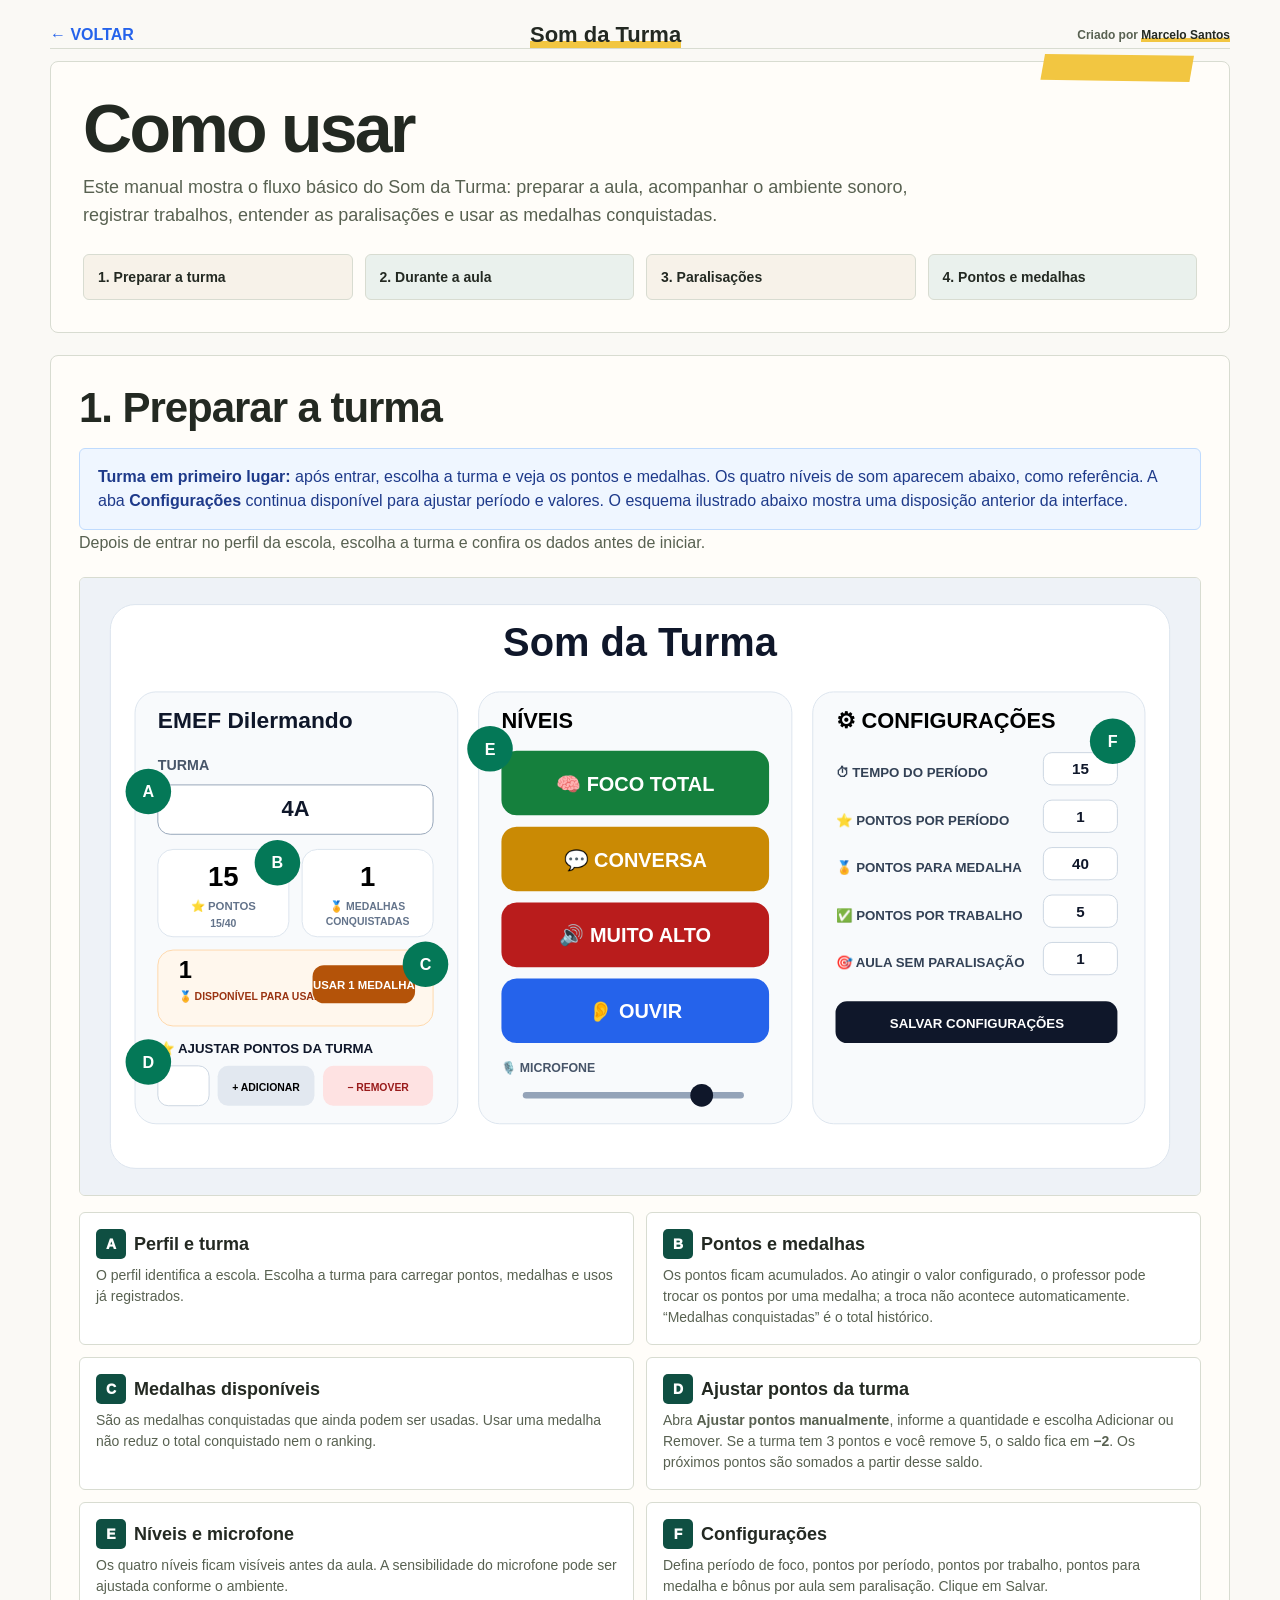
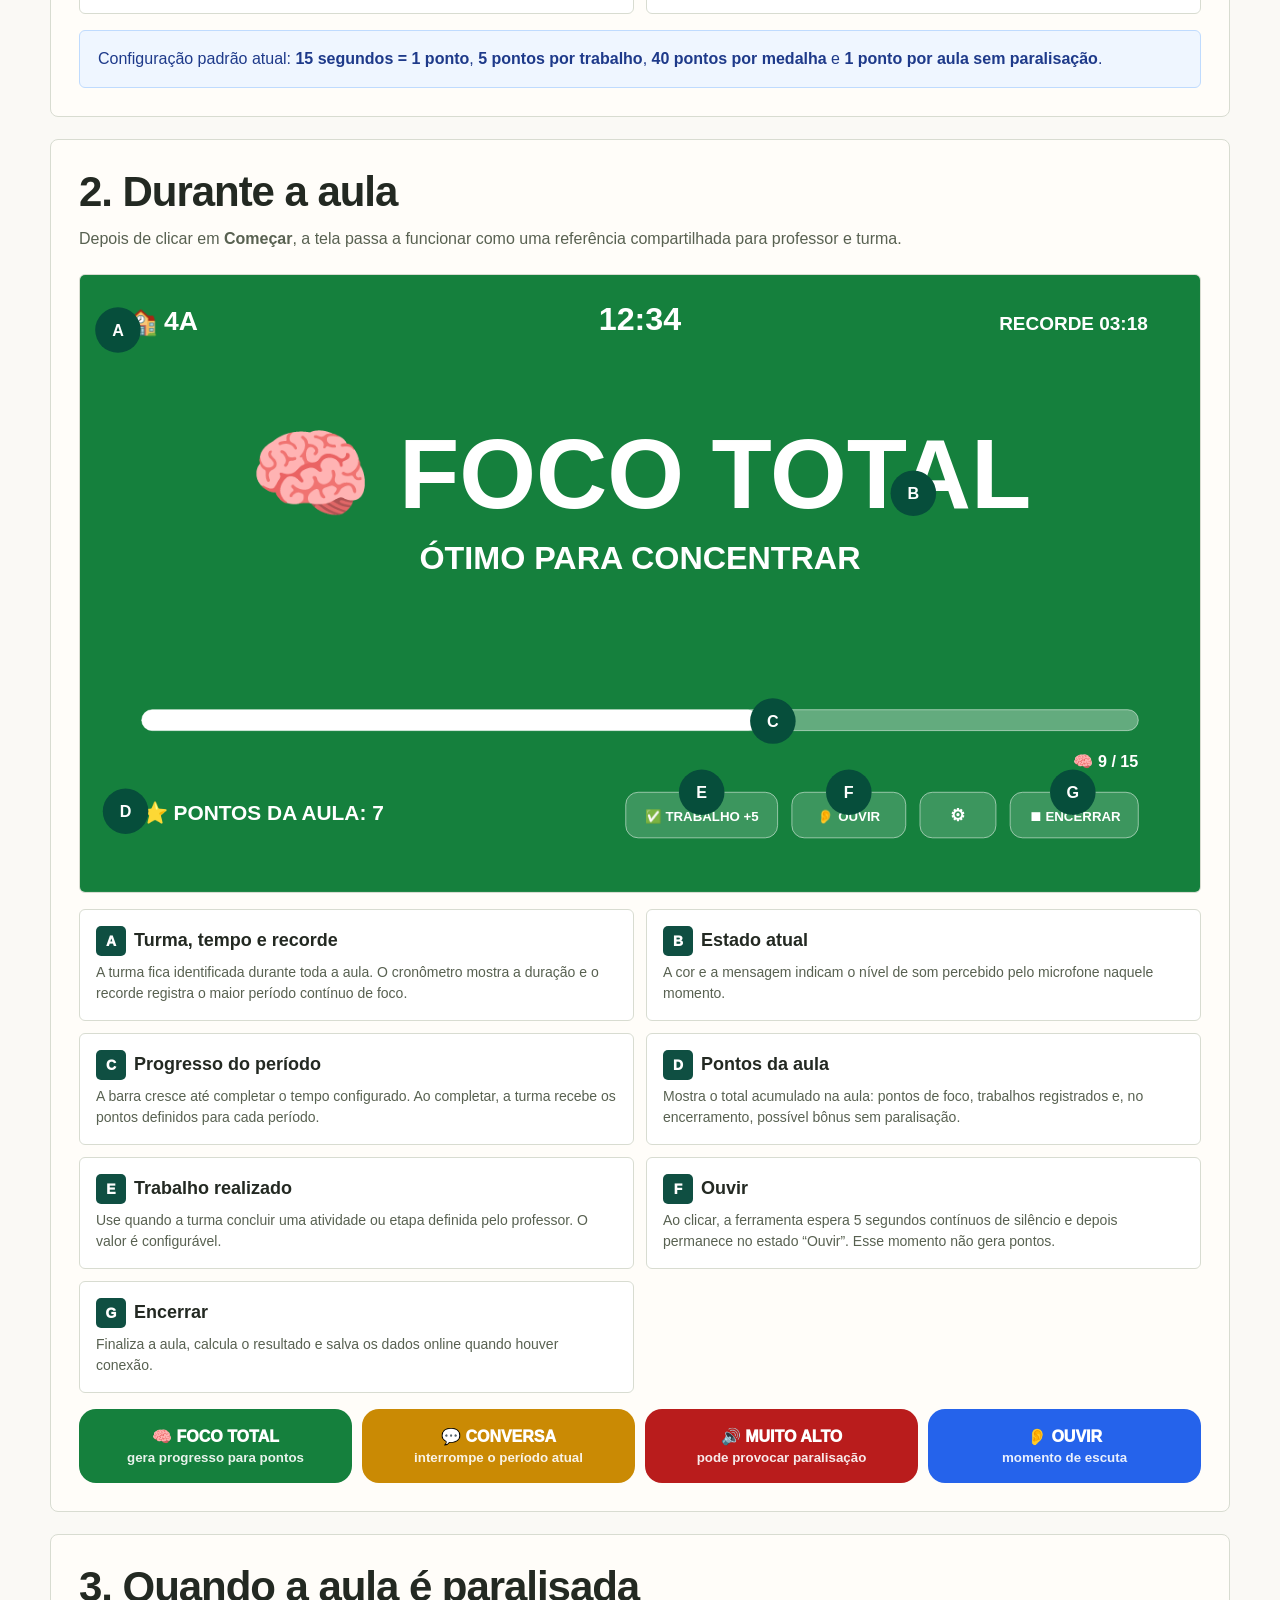
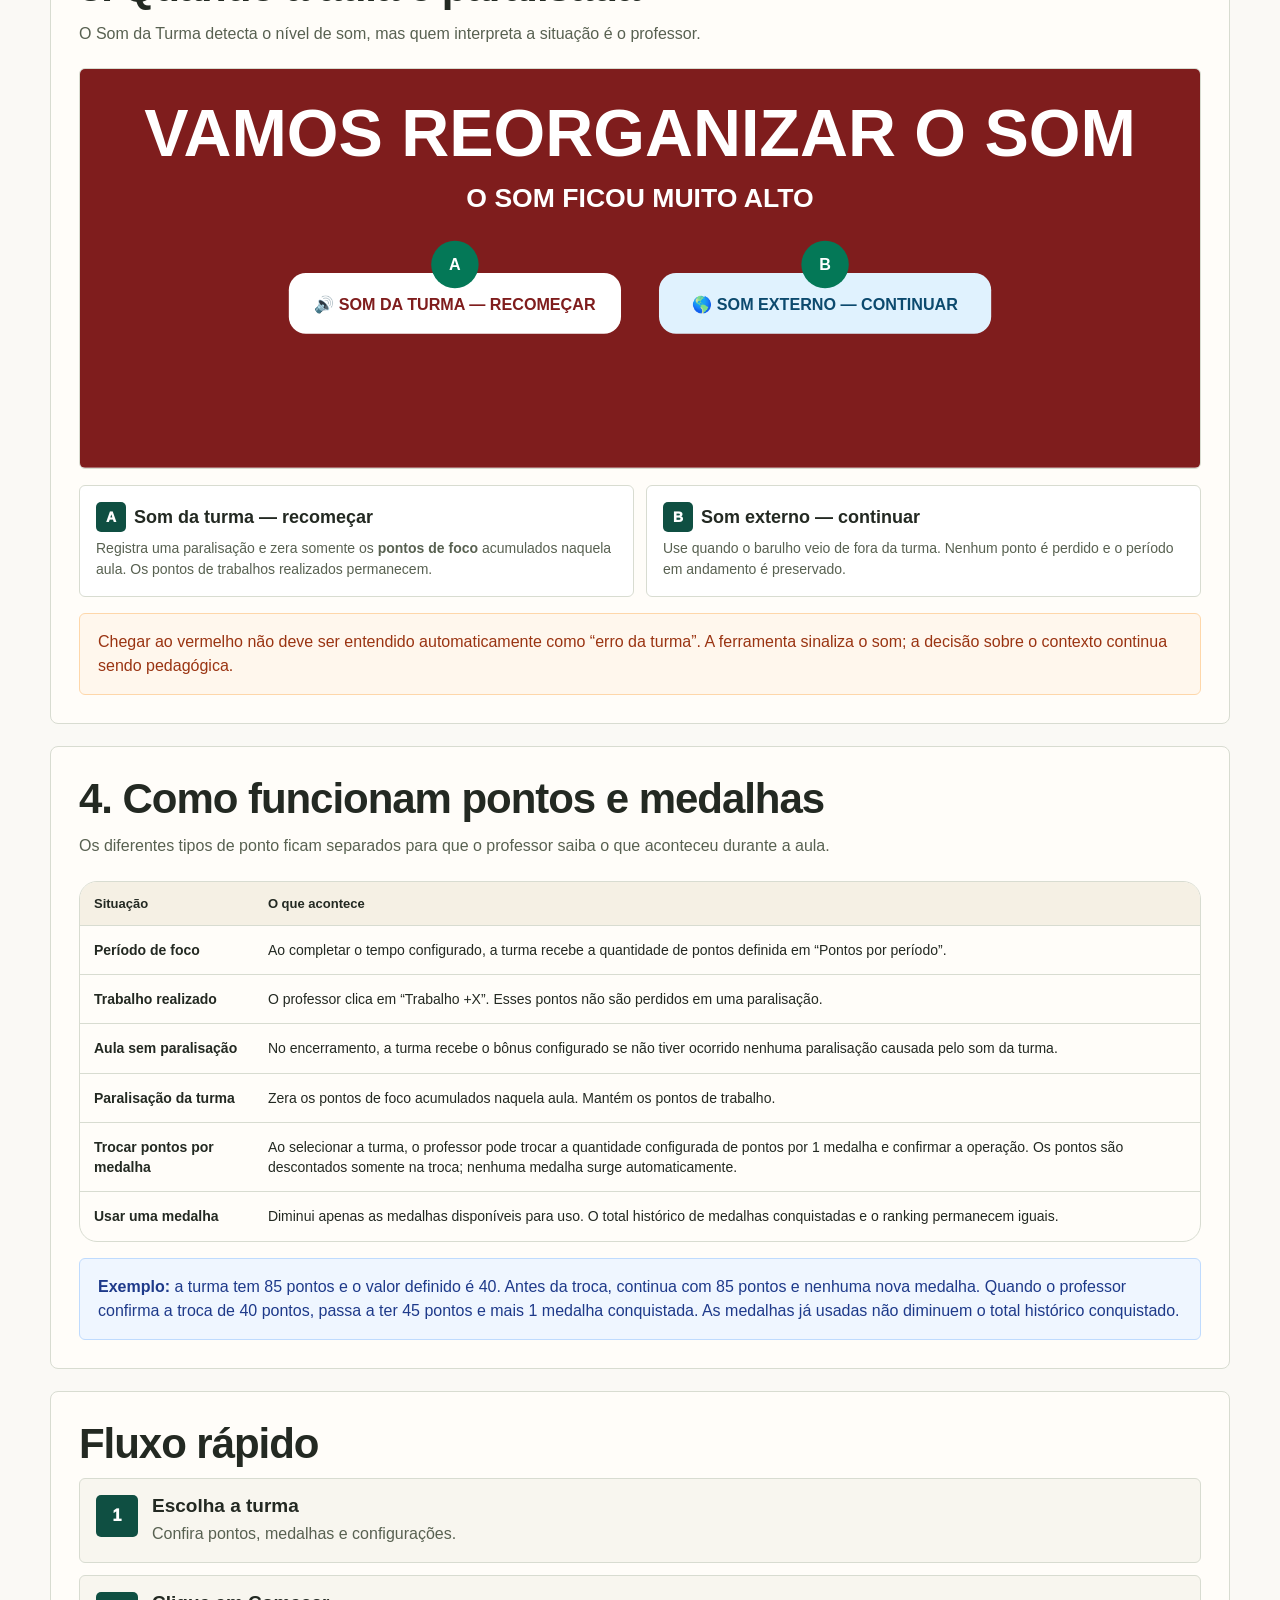
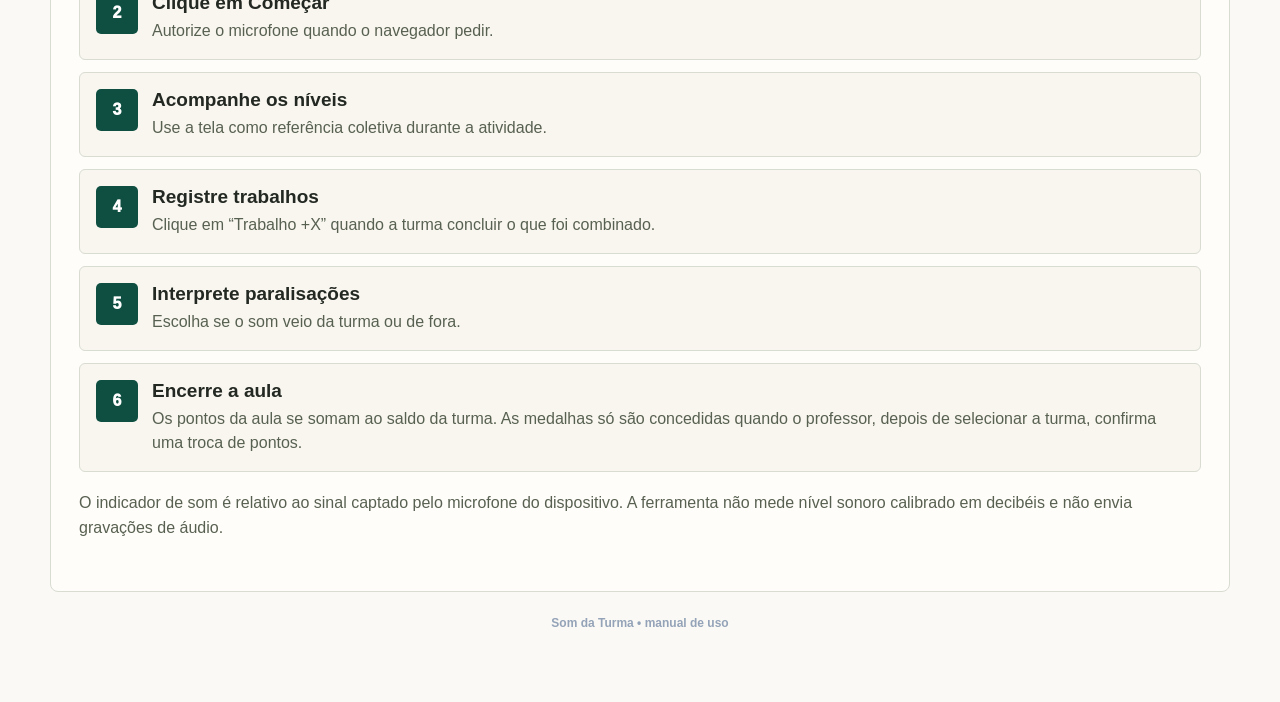
<file: somdaturma/manual/index.html>
<!doctype html>
<html lang="pt-BR">
<head>
<meta charset="utf-8">
<meta name="viewport" content="width=device-width,initial-scale=1">
<meta name="theme-color" content="#0f172a">
<title>Como usar • Som da Turma</title>
<style>
:root{--ink:#0f172a;--muted:#64748b;--line:#dbe4ee;--bg:#eef2f7;--green:#15803d;--yellow:#ca8a04;--red:#b91c1c;--blue:#2563eb;--soft:#f8fafc}
*{box-sizing:border-box}html{scroll-behavior:smooth}body{margin:0;font-family:system-ui,-apple-system,Segoe UI,Roboto,Arial,sans-serif;background:var(--bg);color:var(--ink)}
a{color:var(--blue);text-decoration:none;font-weight:900}
.shell{width:min(1180px,calc(100% - 32px));margin:22px auto 48px}
.topbar{display:flex;justify-content:space-between;gap:16px;align-items:center;flex-wrap:wrap;margin-bottom:12px}
.brand{font-weight:950}.back{display:inline-flex;align-items:center;gap:6px}
.hero{background:#fff;border:1px solid var(--line);border-radius:28px;padding:32px;box-shadow:0 18px 50px #0f172a12}
.hero h1{font-size:clamp(42px,6vw,68px);line-height:1;margin:0 0 12px}
.hero p{max-width:850px;margin:0;color:var(--muted);font-size:18px;line-height:1.55}
.quick{display:grid;grid-template-columns:repeat(4,1fr);gap:12px;margin-top:24px}
.quick a{background:var(--soft);border:1px solid var(--line);border-radius:16px;padding:14px;color:var(--ink);font-size:14px}
.section{margin-top:22px;background:#fff;border:1px solid var(--line);border-radius:26px;padding:28px}
.section h2{font-size:clamp(28px,4vw,42px);margin:0 0 10px}
.section>p{color:var(--muted);line-height:1.6;font-size:16px;margin:0 0 22px}
.figure{border:1px solid var(--line);border-radius:22px;overflow:hidden;background:#f8fafc}
.figure svg{display:block;width:100%;height:auto}
.legend-grid{display:grid;grid-template-columns:repeat(2,1fr);gap:12px;margin-top:16px}
.legend-card{border:1px solid var(--line);border-radius:17px;padding:16px;background:#fff}
.legend-card h3{font-size:18px;margin:0 0 6px;display:flex;gap:8px;align-items:center}
.legend-card p{font-size:14px;color:var(--muted);line-height:1.5;margin:0}
.badge{display:inline-grid;place-items:center;width:30px;height:30px;border-radius:50%;background:#047857;color:#fff;font-size:14px;font-weight:950;flex:0 0 auto}
.steps{display:grid;gap:12px}
.step{display:grid;grid-template-columns:42px 1fr;gap:14px;align-items:start;border:1px solid var(--line);border-radius:18px;padding:16px;background:var(--soft)}
.step-num{display:grid;place-items:center;width:42px;height:42px;border-radius:13px;background:#0f172a;color:#fff;font-weight:950}
.step h3{margin:0 0 5px;font-size:19px}.step p{margin:0;color:var(--muted);line-height:1.5}
.levels{display:grid;grid-template-columns:repeat(4,1fr);gap:10px;margin-top:16px}
.level{color:#fff;border-radius:17px;padding:18px 10px;text-align:center;font-weight:950}.level small{display:block;margin-top:4px;font-weight:800;opacity:.9}
.quiet{background:var(--green)}.talk{background:var(--yellow)}.loud{background:var(--red)}.listen{background:var(--blue)}
.rules{width:100%;border-collapse:separate;border-spacing:0;border:1px solid var(--line);border-radius:18px;overflow:hidden}
.rules th,.rules td{padding:14px;text-align:left;border-bottom:1px solid var(--line);vertical-align:top}.rules tr:last-child td{border-bottom:0}.rules th{background:var(--soft);font-size:13px}.rules td{font-size:14px;line-height:1.45}.rules td:first-child{font-weight:900}
.callout{margin-top:16px;border-radius:18px;padding:16px 18px;background:#eff6ff;border:1px solid #bfdbfe;color:#1e3a8a;line-height:1.5}
.warn{background:#fff7ed;border-color:#fed7aa;color:#9a3412}
.small{font-size:13px;color:var(--muted);line-height:1.5}
.footer{text-align:center;color:#94a3b8;font-size:12px;font-weight:800;padding:24px}
@media(max-width:850px){.quick,.levels{grid-template-columns:1fr 1fr}.legend-grid{grid-template-columns:1fr}.section,.hero{padding:20px}}
@media(max-width:520px){.shell{width:min(100% - 20px,1180px);margin-top:10px}.quick,.levels{grid-template-columns:1fr}.hero h1{font-size:40px}.rules{display:block;overflow-x:auto}.step{grid-template-columns:36px 1fr}.step-num{width:36px;height:36px}}
</style>
<link rel="stylesheet" href="../identidade-b-leitura.css?v=20261025-1">
</head>
<body class="sdt-doc-b">
<div class="shell">
  <div class="topbar">
    <a class="back" href="../">← VOLTAR</a>
    <div class="brand">Som da Turma</div>
    <span class="sdt-doc-credit">Criado por <b>Marcelo Santos</b></span>
  </div>

  <header class="hero">
    <h1>Como usar</h1>
    <p>Este manual mostra o fluxo básico do Som da Turma: preparar a aula, acompanhar o ambiente sonoro, registrar trabalhos, entender as paralisações e usar as medalhas conquistadas.</p>
    <nav class="quick">
      <a href="#preparar">1. Preparar a turma</a>
      <a href="#durante">2. Durante a aula</a>
      <a href="#paralisacao">3. Paralisações</a>
      <a href="#pontos">4. Pontos e medalhas</a>
    </nav>
  </header>

  <section class="section" id="preparar">
    <h2>1. Preparar a turma</h2>
    <div class="callout"><strong>Turma em primeiro lugar:</strong> após entrar, escolha a turma e veja os pontos e medalhas. Os quatro níveis de som aparecem abaixo, como referência. A aba <strong>Configurações</strong> continua disponível para ajustar período e valores. O esquema ilustrado abaixo mostra uma disposição anterior da interface.</div>
    <p>Depois de entrar no perfil da escola, escolha a turma e confira os dados antes de iniciar.</p>

    <div class="figure">
      <svg viewBox="0 0 1180 650" role="img" aria-label="Mapa da tela de preparação com três colunas">
        <rect width="1180" height="650" fill="#eef2f7"/>
        <rect x="32" y="28" width="1116" height="594" rx="26" fill="#fff" stroke="#dbe4ee"/>
        <text x="590" y="82" text-anchor="middle" font-family="Arial" font-size="42" font-weight="700" fill="#0f172a">Som da Turma</text>

        <rect x="58" y="120" width="340" height="455" rx="22" fill="#f8fafc" stroke="#dbe4ee"/>
        <rect x="420" y="120" width="330" height="455" rx="22" fill="#f8fafc" stroke="#dbe4ee"/>
        <rect x="772" y="120" width="350" height="455" rx="22" fill="#f8fafc" stroke="#dbe4ee"/>

        <text x="82" y="158" font-family="Arial" font-size="24" font-weight="700" fill="#0f172a">EMEF Dilermando</text>
        <text x="82" y="202" font-family="Arial" font-size="15" font-weight="700" fill="#475569">TURMA</text>
        <rect x="82" y="218" width="290" height="52" rx="13" fill="#fff" stroke="#94a3b8"/>
        <text x="227" y="251" text-anchor="middle" font-family="Arial" font-size="23" font-weight="700" fill="#0f172a">4A</text>

        <rect x="82" y="286" width="138" height="92" rx="16" fill="#fff" stroke="#dbe4ee"/>
        <text x="151" y="325" text-anchor="middle" font-family="Arial" font-size="29" font-weight="700">15</text>
        <text x="151" y="350" text-anchor="middle" font-family="Arial" font-size="12" font-weight="700" fill="#64748b">⭐ PONTOS</text>
        <text x="151" y="368" text-anchor="middle" font-family="Arial" font-size="11" font-weight="700" fill="#64748b">15/40</text>

        <rect x="234" y="286" width="138" height="92" rx="16" fill="#fff" stroke="#dbe4ee"/>
        <text x="303" y="325" text-anchor="middle" font-family="Arial" font-size="29" font-weight="700">1</text>
        <text x="303" y="350" text-anchor="middle" font-family="Arial" font-size="11" font-weight="700" fill="#64748b">🏅 MEDALHAS</text>
        <text x="303" y="366" text-anchor="middle" font-family="Arial" font-size="11" font-weight="700" fill="#64748b">CONQUISTADAS</text>

        <rect x="82" y="392" width="290" height="80" rx="16" fill="#fff7ed" stroke="#fed7aa"/>
        <text x="104" y="421" font-family="Arial" font-size="25" font-weight="700">1</text>
        <text x="104" y="445" font-family="Arial" font-size="11" font-weight="700" fill="#9a3412">🏅 DISPONÍVEL PARA USAR</text>
        <rect x="245" y="408" width="108" height="40" rx="12" fill="#b45309"/>
        <text x="299" y="433" text-anchor="middle" font-family="Arial" font-size="12" font-weight="700" fill="#fff">USAR 1 MEDALHA</text>

        <text x="82" y="500" font-family="Arial" font-size="14" font-weight="700" fill="#0f172a">⭐ AJUSTAR PONTOS DA TURMA</text>
        <rect x="82" y="514" width="54" height="42" rx="11" fill="#fff" stroke="#cbd5e1"/>
        <rect x="145" y="514" width="102" height="42" rx="11" fill="#e2e8f0"/>
        <rect x="256" y="514" width="116" height="42" rx="11" fill="#fee2e2"/>
        <text x="196" y="540" text-anchor="middle" font-family="Arial" font-size="11" font-weight="700">+ ADICIONAR</text>
        <text x="314" y="540" text-anchor="middle" font-family="Arial" font-size="11" font-weight="700" fill="#991b1b">− REMOVER</text>

        <text x="444" y="158" font-family="Arial" font-size="23" font-weight="700">NÍVEIS</text>
        <rect x="444" y="182" width="282" height="68" rx="16" fill="#15803d"/>
        <rect x="444" y="262" width="282" height="68" rx="16" fill="#ca8a04"/>
        <rect x="444" y="342" width="282" height="68" rx="16" fill="#b91c1c"/>
        <rect x="444" y="422" width="282" height="68" rx="16" fill="#2563eb"/>
        <text x="585" y="224" text-anchor="middle" font-family="Arial" font-size="21" font-weight="700" fill="#fff">🧠 FOCO TOTAL</text>
        <text x="585" y="304" text-anchor="middle" font-family="Arial" font-size="21" font-weight="700" fill="#fff">💬 CONVERSA</text>
        <text x="585" y="384" text-anchor="middle" font-family="Arial" font-size="21" font-weight="700" fill="#fff">🔊 MUITO ALTO</text>
        <text x="585" y="464" text-anchor="middle" font-family="Arial" font-size="21" font-weight="700" fill="#fff">👂 OUVIR</text>
        <text x="444" y="520" font-family="Arial" font-size="13" font-weight="700" fill="#475569">🎙️ MICROFONE</text>
        <line x1="470" y1="545" x2="696" y2="545" stroke="#94a3b8" stroke-width="7" stroke-linecap="round"/>
        <circle cx="655" cy="545" r="12" fill="#0f172a"/>

        <text x="796" y="158" font-family="Arial" font-size="23" font-weight="700">⚙ CONFIGURAÇÕES</text>
        <g font-family="Arial" font-size="14" font-weight="700" fill="#334155">
          <text x="796" y="210">⏱ TEMPO DO PERÍODO</text>
          <text x="796" y="260">⭐ PONTOS POR PERÍODO</text>
          <text x="796" y="310">🏅 PONTOS PARA MEDALHA</text>
          <text x="796" y="360">✅ PONTOS POR TRABALHO</text>
          <text x="796" y="410">🎯 AULA SEM PARALISAÇÃO</text>
        </g>
        <g fill="#fff" stroke="#cbd5e1">
          <rect x="1015" y="184" width="78" height="34" rx="9"/><rect x="1015" y="234" width="78" height="34" rx="9"/>
          <rect x="1015" y="284" width="78" height="34" rx="9"/><rect x="1015" y="334" width="78" height="34" rx="9"/><rect x="1015" y="384" width="78" height="34" rx="9"/>
        </g>
        <g font-family="Arial" font-size="16" font-weight="700" fill="#0f172a" text-anchor="middle">
          <text x="1054" y="207">15</text><text x="1054" y="257">1</text><text x="1054" y="307">40</text><text x="1054" y="357">5</text><text x="1054" y="407">1</text>
        </g>
        <rect x="796" y="446" width="297" height="44" rx="12" fill="#0f172a"/>
        <text x="945" y="474" text-anchor="middle" font-family="Arial" font-size="14" font-weight="700" fill="#fff">SALVAR CONFIGURAÇÕES</text>

        <rect x="82" y="582" width="137" height="0" fill="none"/>

        <!-- markers -->
        <g font-family="Arial" font-size="17" font-weight="700" text-anchor="middle">
          <g><circle cx="72" cy="225" r="24" fill="#047857"/><text x="72" y="231" fill="#fff">A</text></g>
          <g><circle cx="208" cy="300" r="24" fill="#047857"/><text x="208" y="306" fill="#fff">B</text></g>
          <g><circle cx="364" cy="407" r="24" fill="#047857"/><text x="364" y="413" fill="#fff">C</text></g>
          <g><circle cx="72" cy="510" r="24" fill="#047857"/><text x="72" y="516" fill="#fff">D</text></g>
          <g><circle cx="432" cy="180" r="24" fill="#047857"/><text x="432" y="186" fill="#fff">E</text></g>
          <g><circle cx="1088" cy="172" r="24" fill="#047857"/><text x="1088" y="178" fill="#fff">F</text></g>
        </g>
      </svg>
    </div>

    <div class="legend-grid">
      <article class="legend-card"><h3><span class="badge">A</span> Perfil e turma</h3><p>O perfil identifica a escola. Escolha a turma para carregar pontos, medalhas e usos já registrados.</p></article>
      <article class="legend-card"><h3><span class="badge">B</span> Pontos e medalhas</h3><p>Os pontos ficam acumulados. Ao atingir o valor configurado, o professor pode trocar os pontos por uma medalha; a troca não acontece automaticamente. “Medalhas conquistadas” é o total histórico.</p></article>
      <article class="legend-card"><h3><span class="badge">C</span> Medalhas disponíveis</h3><p>São as medalhas conquistadas que ainda podem ser usadas. Usar uma medalha não reduz o total conquistado nem o ranking.</p></article>
      <article class="legend-card"><h3><span class="badge">D</span> Ajustar pontos da turma</h3><p>Abra <strong>Ajustar pontos manualmente</strong>, informe a quantidade e escolha Adicionar ou Remover. Se a turma tem 3 pontos e você remove 5, o saldo fica em <strong>−2</strong>. Os próximos pontos são somados a partir desse saldo.</p></article>
      <article class="legend-card"><h3><span class="badge">E</span> Níveis e microfone</h3><p>Os quatro níveis ficam visíveis antes da aula. A sensibilidade do microfone pode ser ajustada conforme o ambiente.</p></article>
      <article class="legend-card"><h3><span class="badge">F</span> Configurações</h3><p>Defina período de foco, pontos por período, pontos por trabalho, pontos para medalha e bônus por aula sem paralisação. Clique em Salvar.</p></article>
    </div>

    <div class="callout">Configuração padrão atual: <strong>15 segundos = 1 ponto</strong>, <strong>5 pontos por trabalho</strong>, <strong>40 pontos por medalha</strong> e <strong>1 ponto por aula sem paralisação</strong>.</div>
  </section>

  <section class="section" id="durante">
    <h2>2. Durante a aula</h2>
    <p>Depois de clicar em <strong>Começar</strong>, a tela passa a funcionar como uma referência compartilhada para professor e turma.</p>

    <div class="figure">
      <svg viewBox="0 0 1180 650" role="img" aria-label="Mapa da tela durante a aula">
        <rect width="1180" height="650" fill="#15803d"/>
        <text x="46" y="58" font-family="Arial" font-size="28" font-weight="700" fill="#fff">🏫 4A</text>
        <text x="590" y="58" text-anchor="middle" font-family="Arial" font-size="34" font-weight="700" fill="#fff">12:34</text>
        <text x="1125" y="58" text-anchor="end" font-family="Arial" font-size="20" font-weight="700" fill="#fff">RECORDE 03:18</text>

        <text x="590" y="245" text-anchor="middle" font-family="Arial" font-size="104" font-weight="700" fill="#fff">🧠 FOCO TOTAL</text>
        <text x="590" y="310" text-anchor="middle" font-family="Arial" font-size="34" font-weight="700" fill="#fff">ÓTIMO PARA CONCENTRAR</text>

        <rect x="65" y="458" width="1050" height="22" rx="11" fill="#ffffff55" stroke="#ffffff88"/>
        <rect x="65" y="458" width="650" height="22" rx="11" fill="#fff"/>
        <text x="1115" y="518" text-anchor="end" font-family="Arial" font-size="17" font-weight="700" fill="#fff">🧠 9 / 15</text>

        <text x="65" y="574" font-family="Arial" font-size="22" font-weight="700" fill="#fff">⭐ PONTOS DA AULA: 7</text>
        <rect x="575" y="545" width="160" height="48" rx="13" fill="#ffffff2b" stroke="#ffffff88"/>
        <rect x="750" y="545" width="120" height="48" rx="13" fill="#ffffff2b" stroke="#ffffff88"/>
        <rect x="885" y="545" width="80" height="48" rx="13" fill="#ffffff2b" stroke="#ffffff88"/>
        <rect x="980" y="545" width="135" height="48" rx="13" fill="#ffffff2b" stroke="#ffffff88"/>
        <text x="655" y="575" text-anchor="middle" font-family="Arial" font-size="14" font-weight="700" fill="#fff">✅ TRABALHO +5</text>
        <text x="810" y="575" text-anchor="middle" font-family="Arial" font-size="14" font-weight="700" fill="#fff">👂 OUVIR</text>
        <text x="925" y="575" text-anchor="middle" font-family="Arial" font-size="18" font-weight="700" fill="#fff">⚙</text>
        <text x="1048" y="575" text-anchor="middle" font-family="Arial" font-size="14" font-weight="700" fill="#fff">⏹ ENCERRAR</text>

        <g font-family="Arial" font-size="17" font-weight="700" text-anchor="middle">
          <g><circle cx="40" cy="58" r="24" fill="#064e3b"/><text x="40" y="64" fill="#fff">A</text></g>
          <g><circle cx="878" cy="230" r="24" fill="#064e3b"/><text x="878" y="236" fill="#fff">B</text></g>
          <g><circle cx="730" cy="470" r="24" fill="#064e3b"/><text x="730" y="476" fill="#fff">C</text></g>
          <g><circle cx="48" cy="565" r="24" fill="#064e3b"/><text x="48" y="571" fill="#fff">D</text></g>
          <g><circle cx="655" cy="545" r="24" fill="#064e3b"/><text x="655" y="551" fill="#fff">E</text></g>
          <g><circle cx="810" cy="545" r="24" fill="#064e3b"/><text x="810" y="551" fill="#fff">F</text></g>
          <g><circle cx="1046" cy="545" r="24" fill="#064e3b"/><text x="1046" y="551" fill="#fff">G</text></g>
        </g>
      </svg>
    </div>

    <div class="legend-grid">
      <article class="legend-card"><h3><span class="badge">A</span> Turma, tempo e recorde</h3><p>A turma fica identificada durante toda a aula. O cronômetro mostra a duração e o recorde registra o maior período contínuo de foco.</p></article>
      <article class="legend-card"><h3><span class="badge">B</span> Estado atual</h3><p>A cor e a mensagem indicam o nível de som percebido pelo microfone naquele momento.</p></article>
      <article class="legend-card"><h3><span class="badge">C</span> Progresso do período</h3><p>A barra cresce até completar o tempo configurado. Ao completar, a turma recebe os pontos definidos para cada período.</p></article>
      <article class="legend-card"><h3><span class="badge">D</span> Pontos da aula</h3><p>Mostra o total acumulado na aula: pontos de foco, trabalhos registrados e, no encerramento, possível bônus sem paralisação.</p></article>
      <article class="legend-card"><h3><span class="badge">E</span> Trabalho realizado</h3><p>Use quando a turma concluir uma atividade ou etapa definida pelo professor. O valor é configurável.</p></article>
      <article class="legend-card"><h3><span class="badge">F</span> Ouvir</h3><p>Ao clicar, a ferramenta espera 5 segundos contínuos de silêncio e depois permanece no estado “Ouvir”. Esse momento não gera pontos.</p></article>
      <article class="legend-card"><h3><span class="badge">G</span> Encerrar</h3><p>Finaliza a aula, calcula o resultado e salva os dados online quando houver conexão.</p></article>
    </div>

    <div class="levels">
      <div class="level quiet">🧠 FOCO TOTAL<small>gera progresso para pontos</small></div>
      <div class="level talk">💬 CONVERSA<small>interrompe o período atual</small></div>
      <div class="level loud">🔊 MUITO ALTO<small>pode provocar paralisação</small></div>
      <div class="level listen">👂 OUVIR<small>momento de escuta</small></div>
    </div>
  </section>

  <section class="section" id="paralisacao">
    <h2>3. Quando a aula é paralisada</h2>
    <p>O Som da Turma detecta o nível de som, mas quem interpreta a situação é o professor.</p>

    <div class="figure">
      <svg viewBox="0 0 1180 420" role="img" aria-label="Tela de paralisação com duas decisões do professor">
        <rect width="1180" height="420" fill="#7f1d1d"/>
        <text x="590" y="92" text-anchor="middle" font-family="Arial" font-size="70" font-weight="700" fill="#fff">VAMOS REORGANIZAR O SOM</text>
        <text x="590" y="145" text-anchor="middle" font-family="Arial" font-size="28" font-weight="700" fill="#fff">O SOM FICOU MUITO ALTO</text>
        <rect x="220" y="215" width="350" height="64" rx="18" fill="#fff"/>
        <rect x="610" y="215" width="350" height="64" rx="18" fill="#e0f2fe"/>
        <text x="395" y="254" text-anchor="middle" font-family="Arial" font-size="17" font-weight="700" fill="#7f1d1d">🔊 SOM DA TURMA — RECOMEÇAR</text>
        <text x="785" y="254" text-anchor="middle" font-family="Arial" font-size="17" font-weight="700" fill="#0c4a6e">🌎 SOM EXTERNO — CONTINUAR</text>
        <circle cx="395" cy="206" r="25" fill="#047857"/><text x="395" y="212" text-anchor="middle" font-family="Arial" font-size="17" font-weight="700" fill="#fff">A</text>
        <circle cx="785" cy="206" r="25" fill="#047857"/><text x="785" y="212" text-anchor="middle" font-family="Arial" font-size="17" font-weight="700" fill="#fff">B</text>
      </svg>
    </div>

    <div class="legend-grid">
      <article class="legend-card"><h3><span class="badge">A</span> Som da turma — recomeçar</h3><p>Registra uma paralisação e zera somente os <strong>pontos de foco</strong> acumulados naquela aula. Os pontos de trabalhos realizados permanecem.</p></article>
      <article class="legend-card"><h3><span class="badge">B</span> Som externo — continuar</h3><p>Use quando o barulho veio de fora da turma. Nenhum ponto é perdido e o período em andamento é preservado.</p></article>
    </div>

    <div class="callout warn">Chegar ao vermelho não deve ser entendido automaticamente como “erro da turma”. A ferramenta sinaliza o som; a decisão sobre o contexto continua sendo pedagógica.</div>
  </section>

  <section class="section" id="pontos">
    <h2>4. Como funcionam pontos e medalhas</h2>
    <p>Os diferentes tipos de ponto ficam separados para que o professor saiba o que aconteceu durante a aula.</p>

    <table class="rules">
      <thead><tr><th>Situação</th><th>O que acontece</th></tr></thead>
      <tbody>
        <tr><td>Período de foco</td><td>Ao completar o tempo configurado, a turma recebe a quantidade de pontos definida em “Pontos por período”.</td></tr>
        <tr><td>Trabalho realizado</td><td>O professor clica em “Trabalho +X”. Esses pontos não são perdidos em uma paralisação.</td></tr>
        <tr><td>Aula sem paralisação</td><td>No encerramento, a turma recebe o bônus configurado se não tiver ocorrido nenhuma paralisação causada pelo som da turma.</td></tr>
        <tr><td>Paralisação da turma</td><td>Zera os pontos de foco acumulados naquela aula. Mantém os pontos de trabalho.</td></tr>
        <tr><td>Trocar pontos por medalha</td><td>Ao selecionar a turma, o professor pode trocar a quantidade configurada de pontos por 1 medalha e confirmar a operação. Os pontos são descontados somente na troca; nenhuma medalha surge automaticamente.</td></tr>
        <tr><td>Usar uma medalha</td><td>Diminui apenas as medalhas disponíveis para uso. O total histórico de medalhas conquistadas e o ranking permanecem iguais.</td></tr>
      </tbody>
    </table>

    <div class="callout"><strong>Exemplo:</strong> a turma tem 85 pontos e o valor definido é 40. Antes da troca, continua com 85 pontos e nenhuma nova medalha. Quando o professor confirma a troca de 40 pontos, passa a ter 45 pontos e mais 1 medalha conquistada. As medalhas já usadas não diminuem o total histórico conquistado.</div>
  </section>

  <section class="section">
    <h2>Fluxo rápido</h2>
    <div class="steps">
      <div class="step"><div class="step-num">1</div><div><h3>Escolha a turma</h3><p>Confira pontos, medalhas e configurações.</p></div></div>
      <div class="step"><div class="step-num">2</div><div><h3>Clique em Começar</h3><p>Autorize o microfone quando o navegador pedir.</p></div></div>
      <div class="step"><div class="step-num">3</div><div><h3>Acompanhe os níveis</h3><p>Use a tela como referência coletiva durante a atividade.</p></div></div>
      <div class="step"><div class="step-num">4</div><div><h3>Registre trabalhos</h3><p>Clique em “Trabalho +X” quando a turma concluir o que foi combinado.</p></div></div>
      <div class="step"><div class="step-num">5</div><div><h3>Interprete paralisações</h3><p>Escolha se o som veio da turma ou de fora.</p></div></div>
      <div class="step"><div class="step-num">6</div><div><h3>Encerre a aula</h3><p>Os pontos da aula se somam ao saldo da turma. As medalhas só são concedidas quando o professor, depois de selecionar a turma, confirma uma troca de pontos.</p></div></div>
    </div>

    <p class="small" style="margin-top:18px">O indicador de som é relativo ao sinal captado pelo microfone do dispositivo. A ferramenta não mede nível sonoro calibrado em decibéis e não envia gravações de áudio.</p>
  </section>

  <div class="footer">Som da Turma • manual de uso</div>
</div>
</body>
</html>
</file>
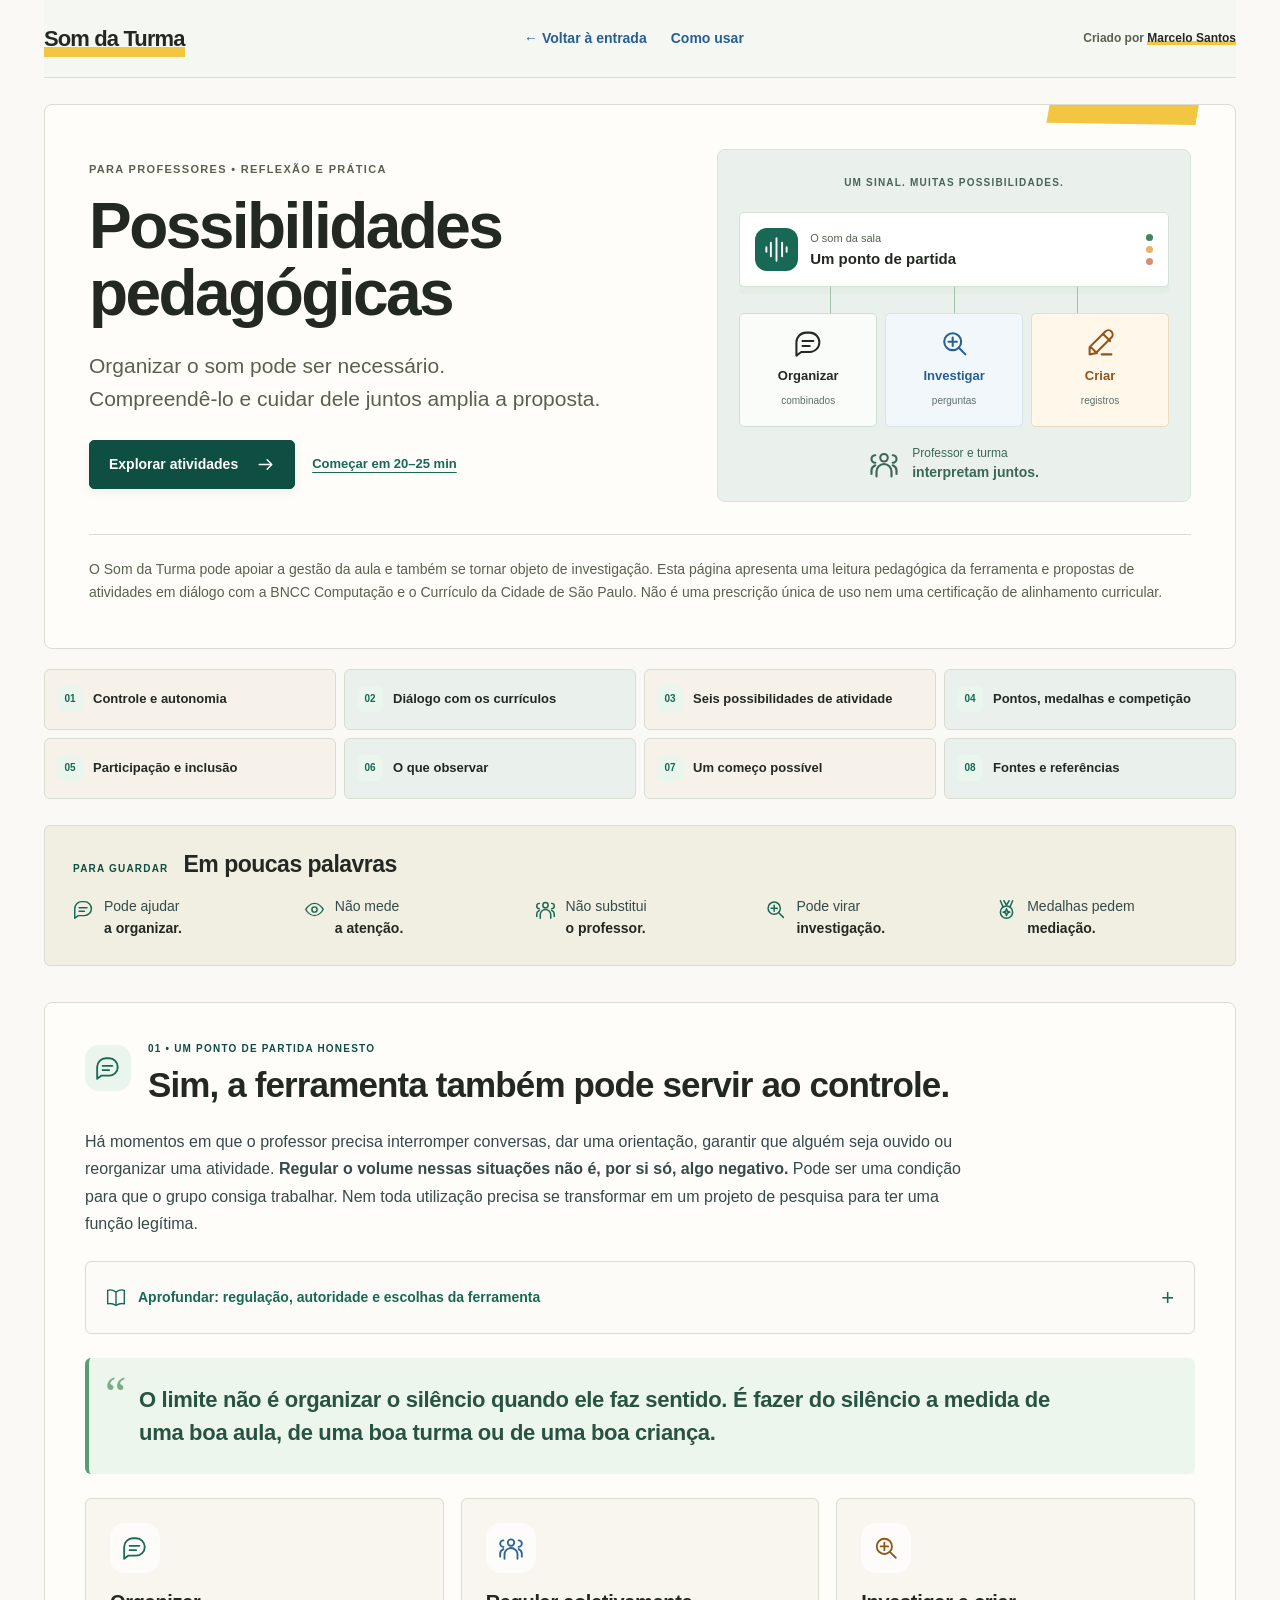
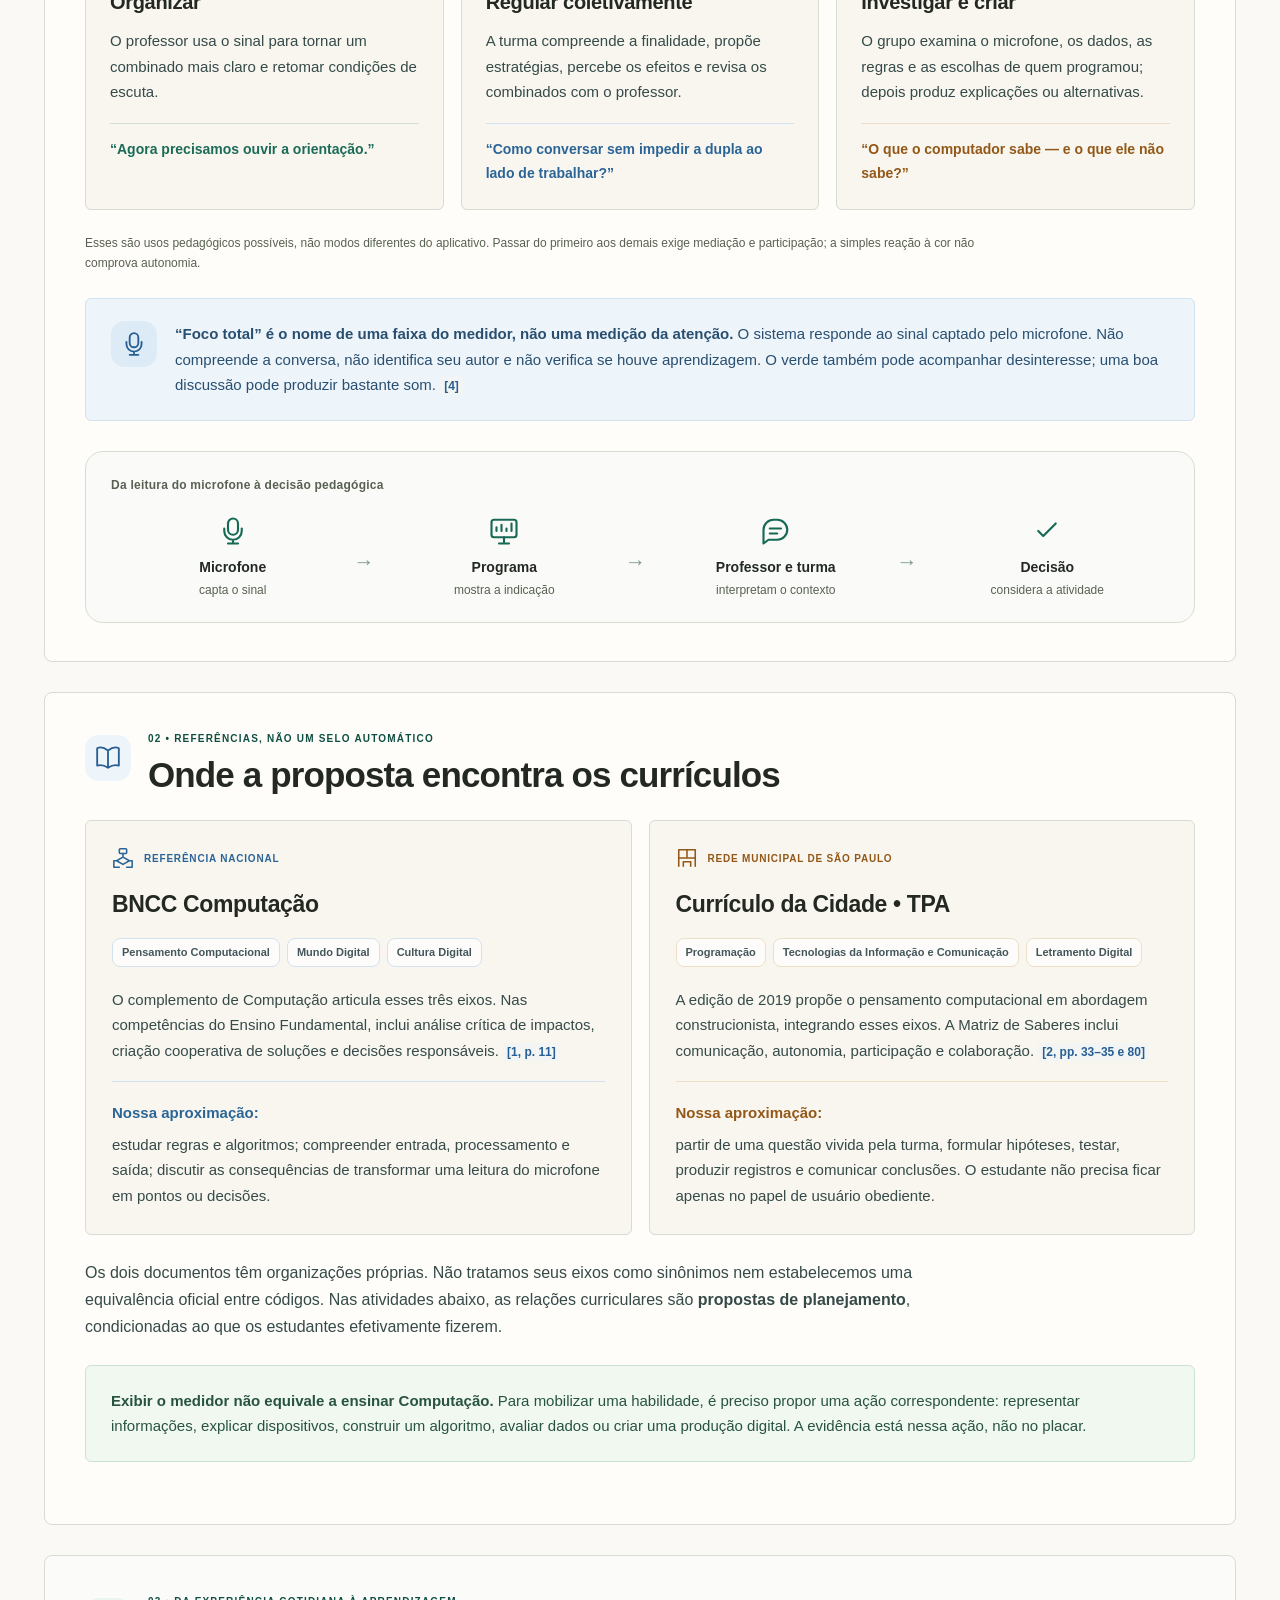
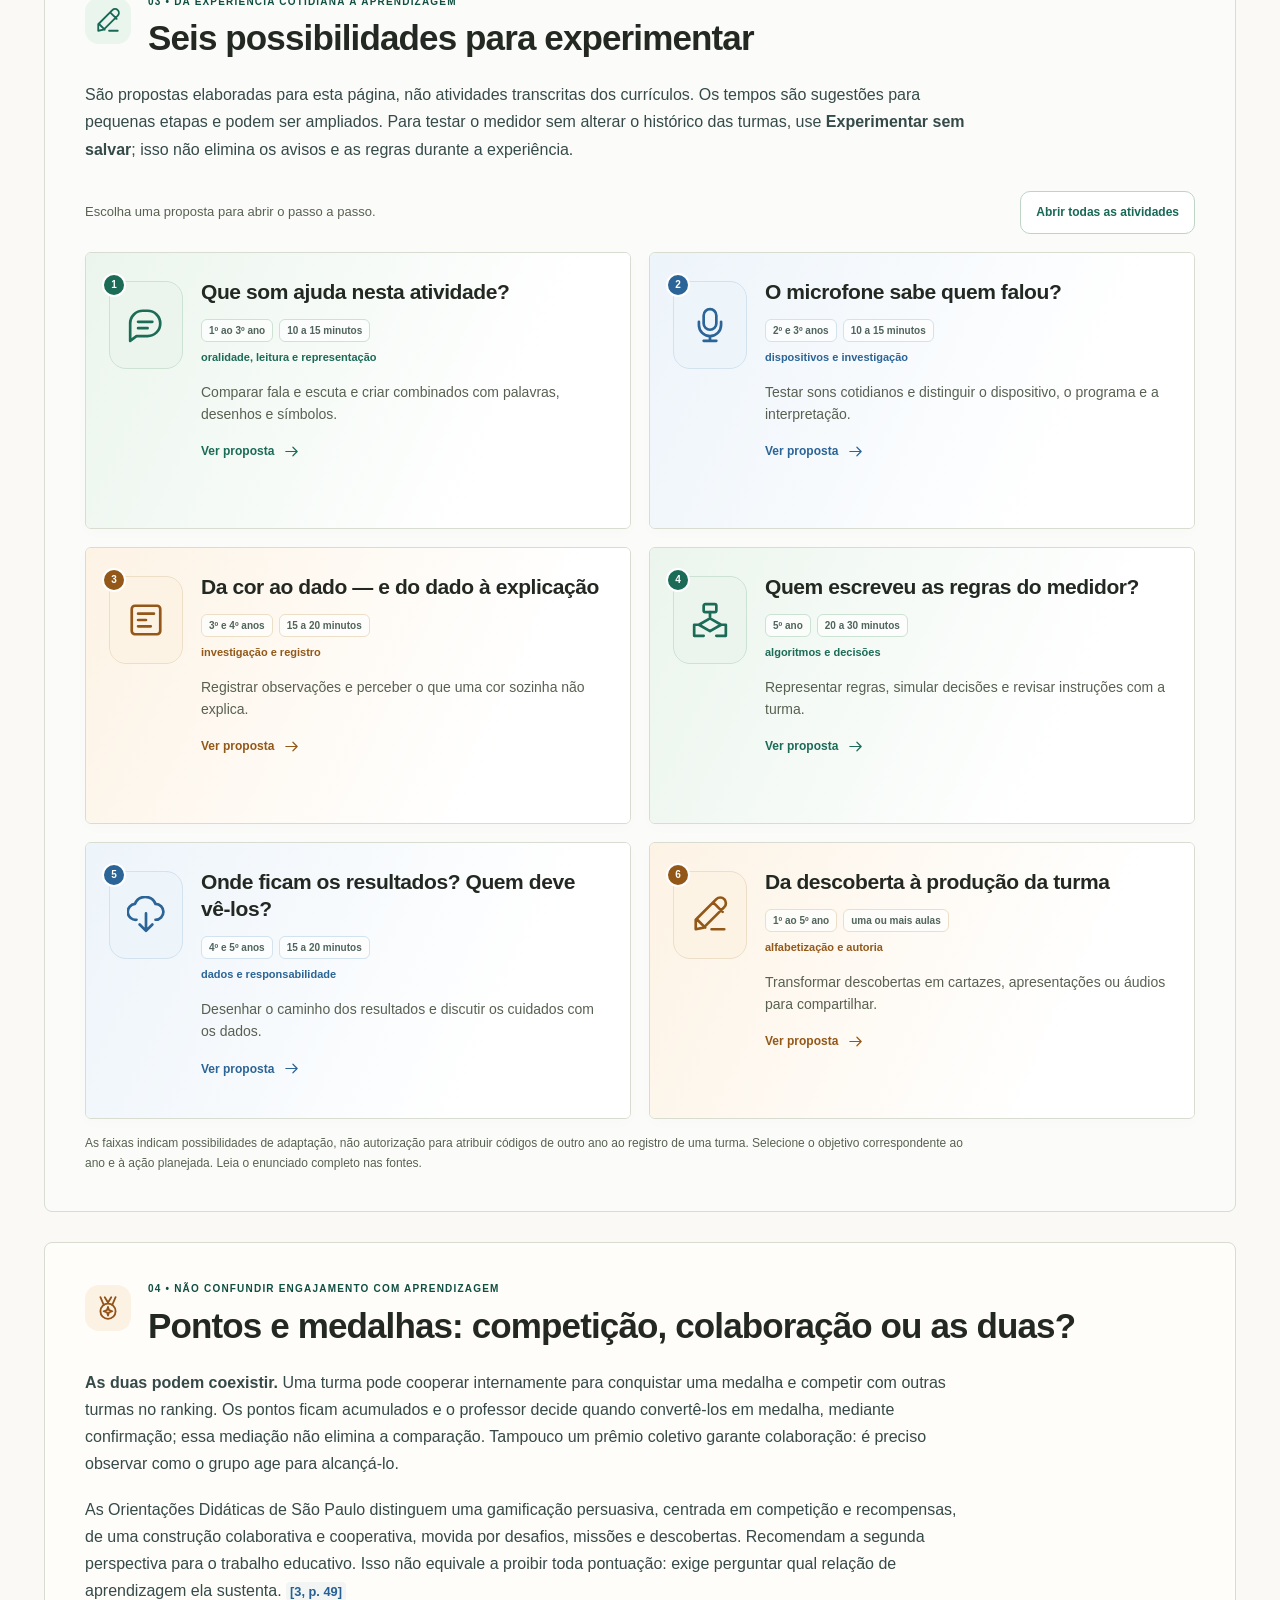
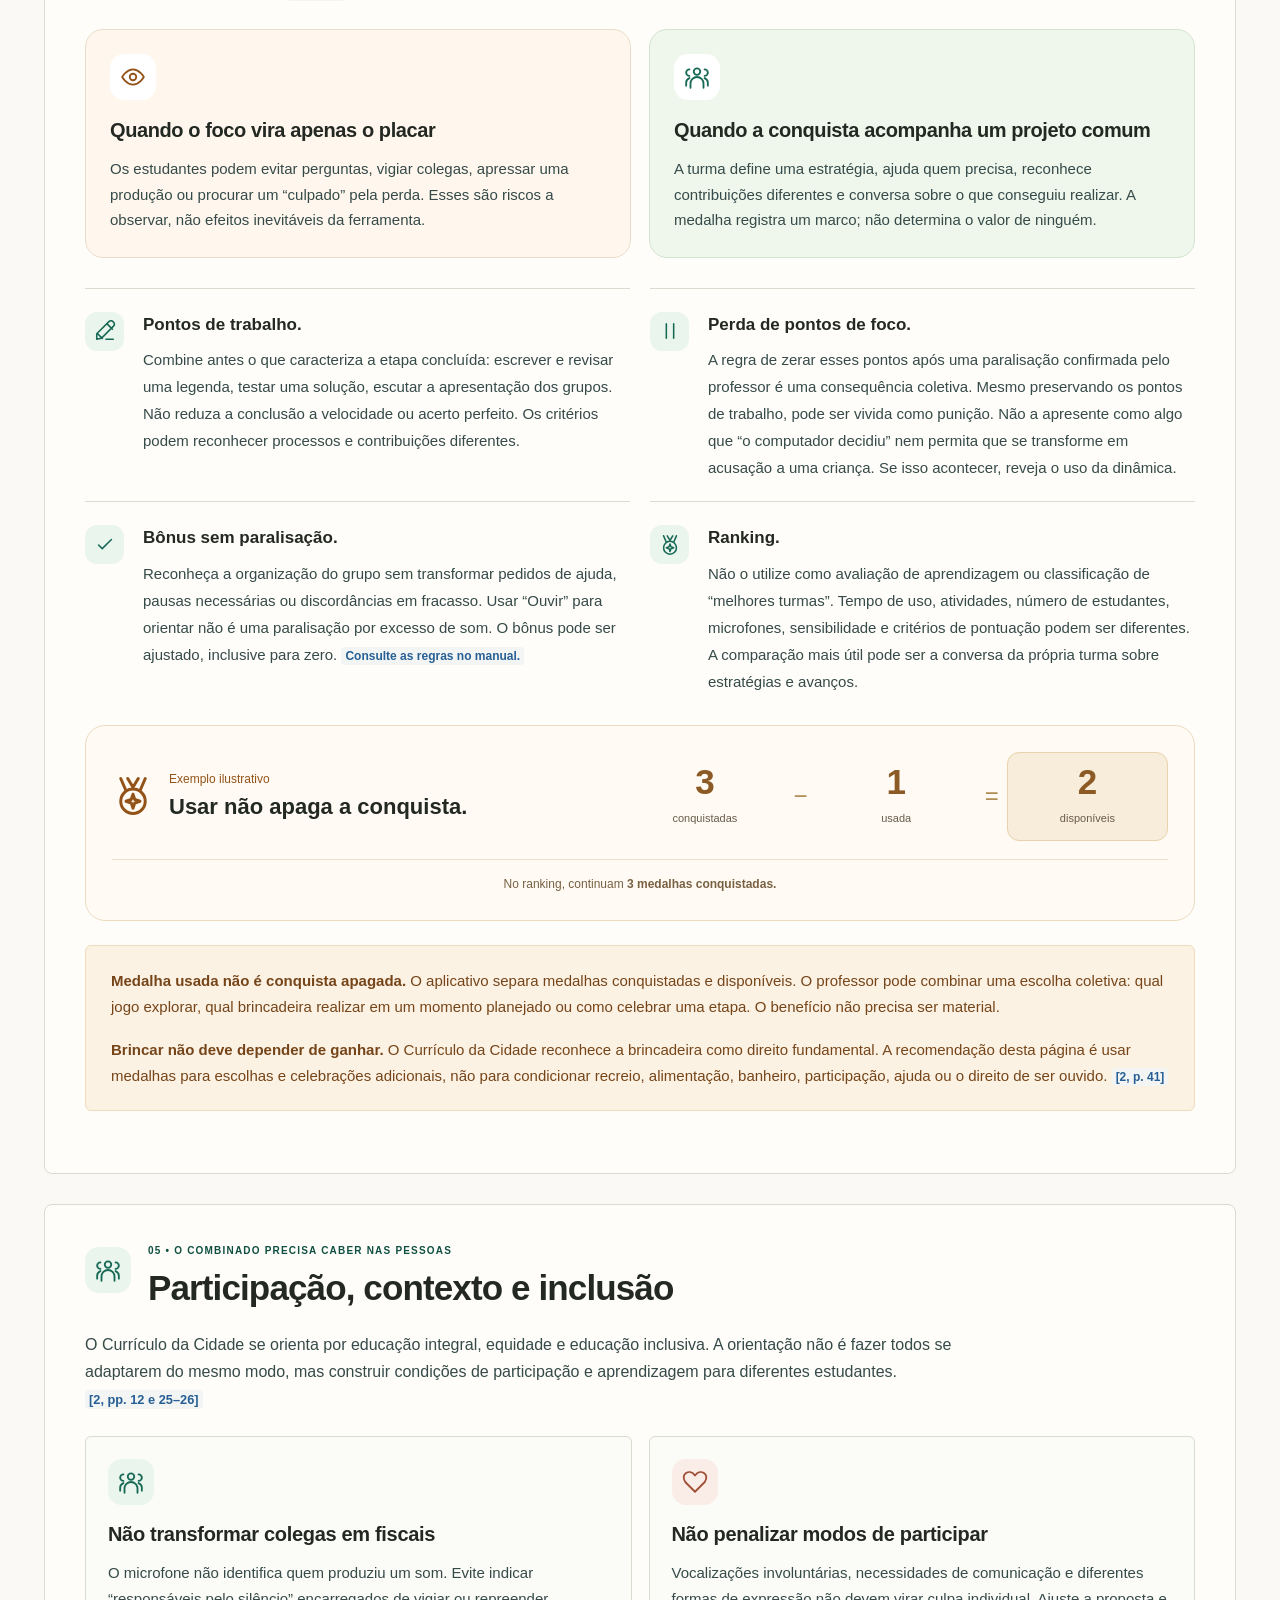
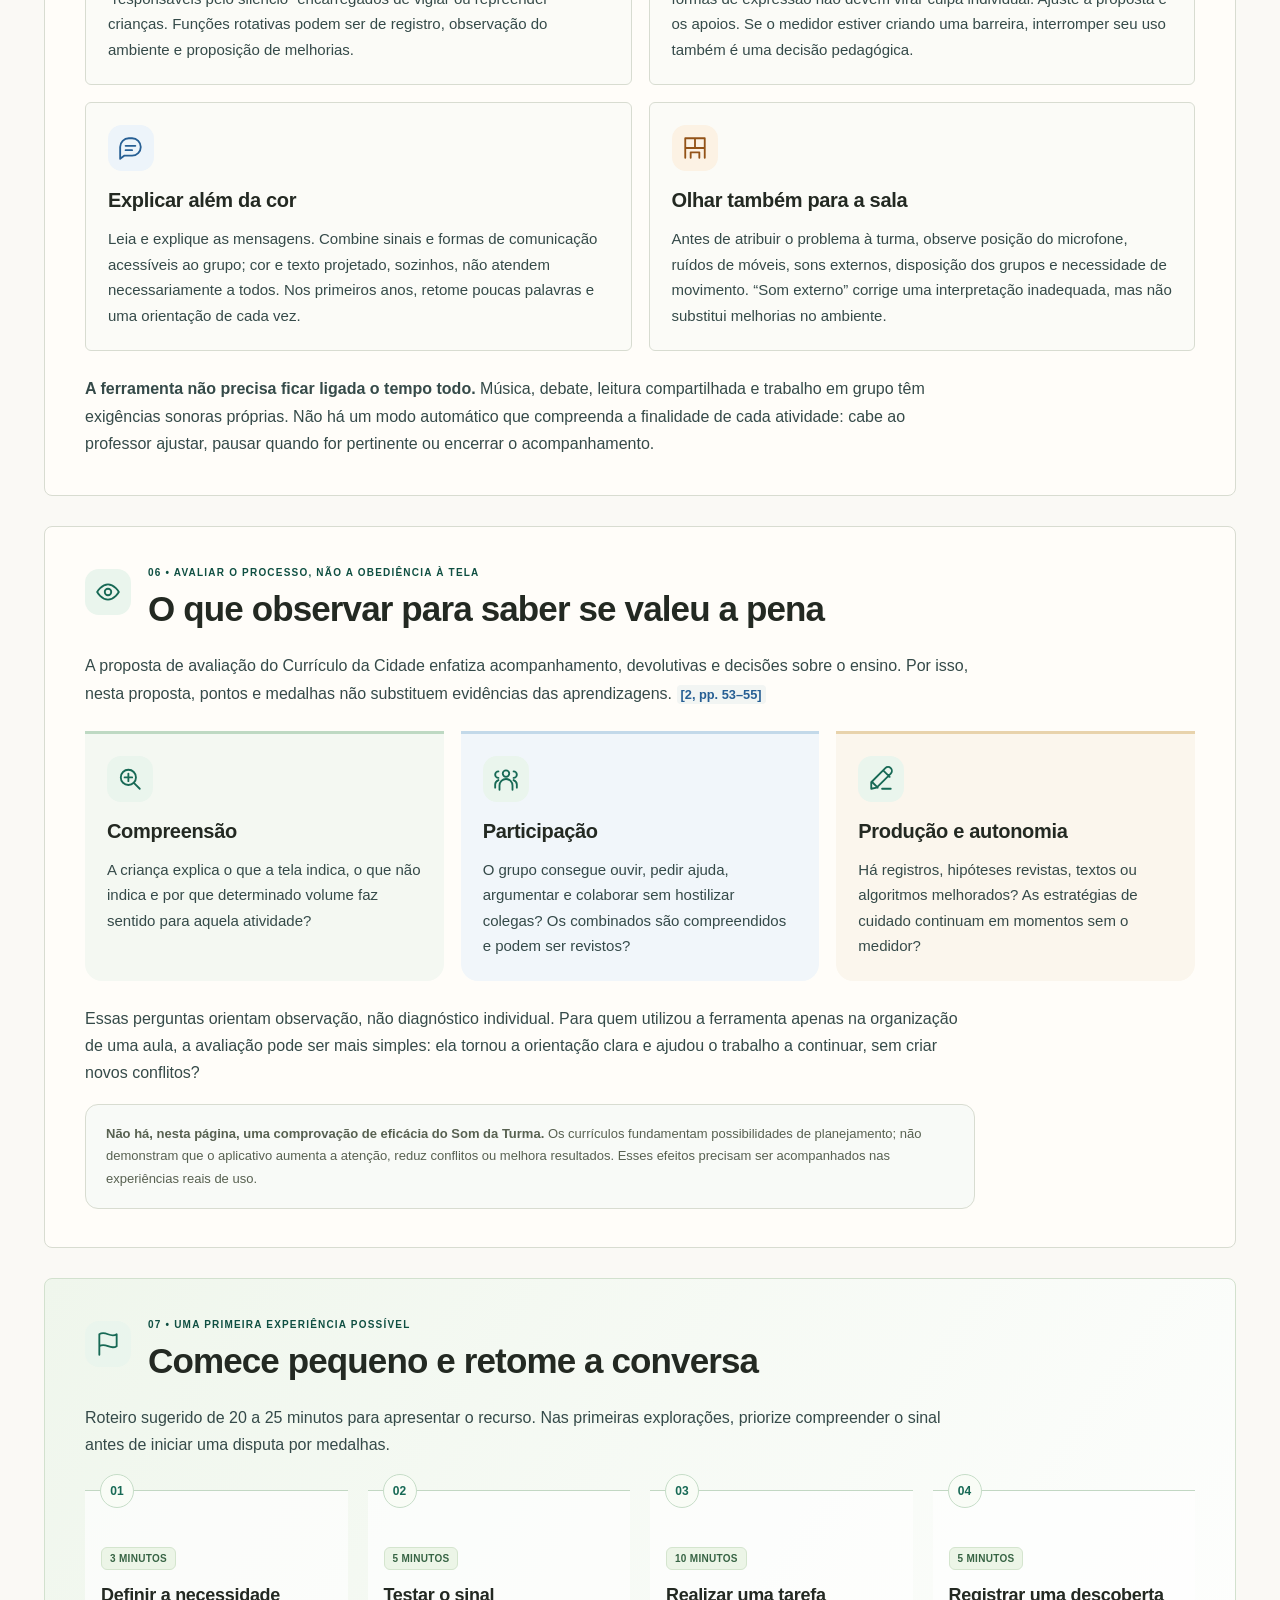
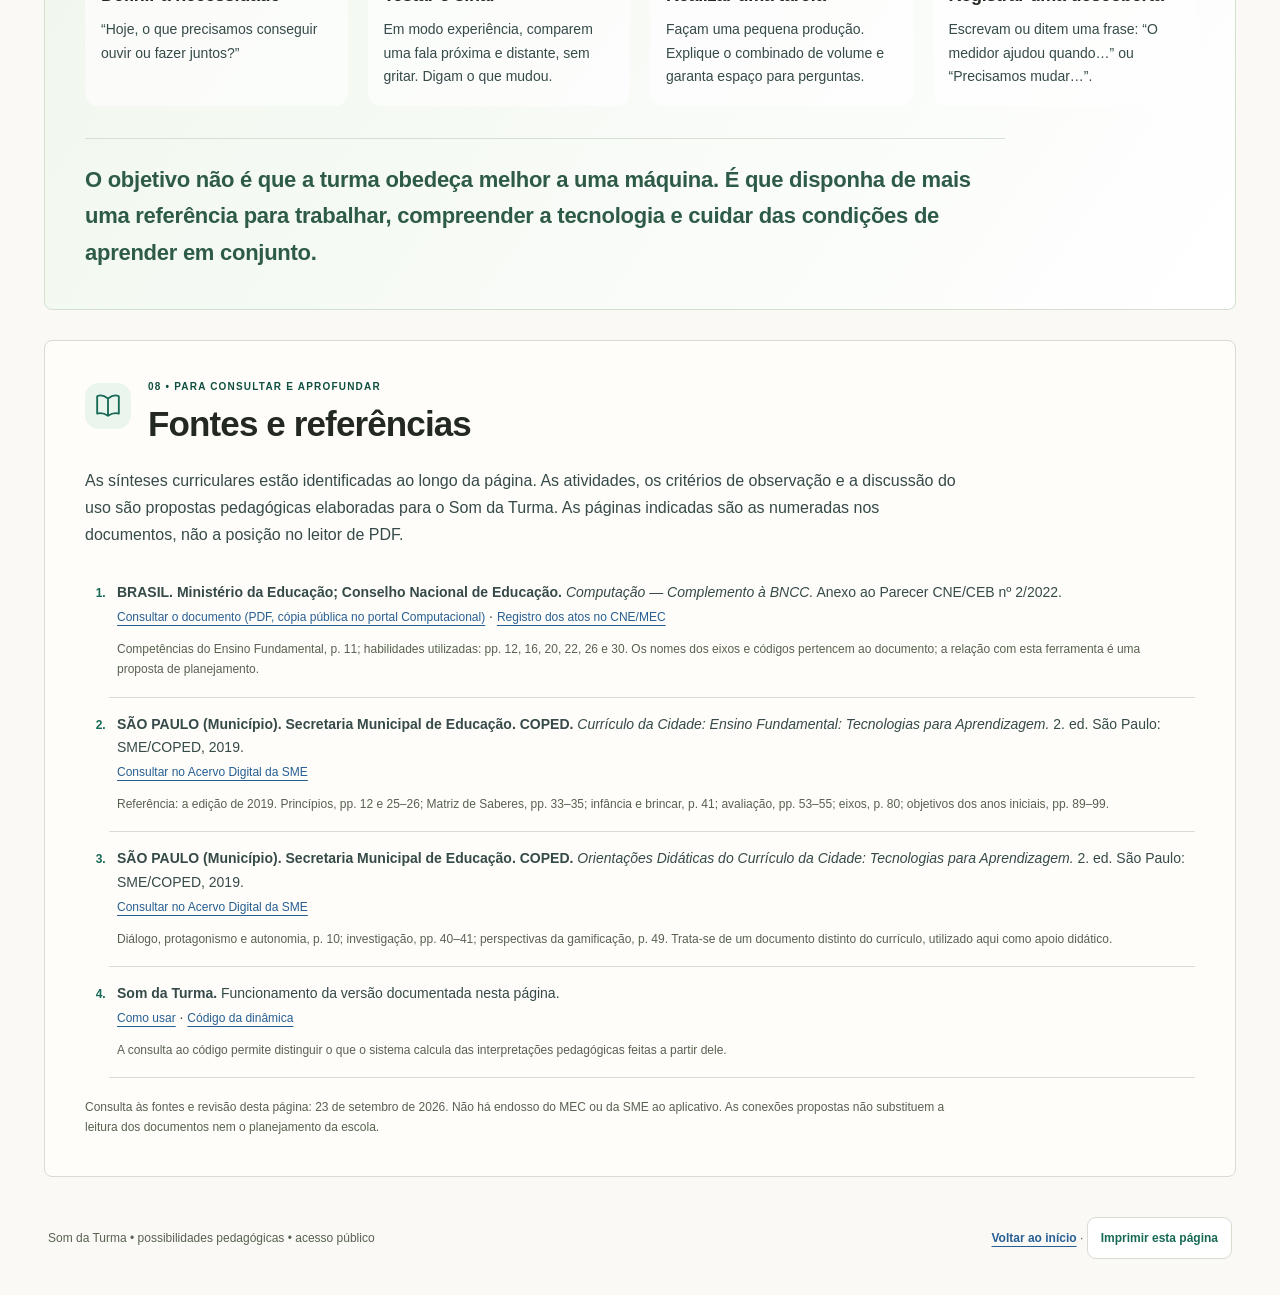
<file: somdaturma/possibilidades-pedagogicas/index.html>
<!doctype html>
<html lang="pt-BR">
<head>
<meta charset="utf-8">
<meta name="viewport" content="width=device-width,initial-scale=1">
<meta name="theme-color" content="#0f172a">
<meta name="description" content="Do cuidado com o volume à investigação, à participação e à autoria: possibilidades pedagógicas do Som da Turma, em diálogo com a BNCC Computação e o Currículo da Cidade de São Paulo.">
<title>Possibilidades pedagógicas • Som da Turma</title>
<link rel="stylesheet" href="leitura.css?v=20260923-visual1">
<link rel="stylesheet" href="../identidade-b-leitura.css?v=20261025-1">
</head>
<body class="sdt-doc-b">
<a class="skip" href="#conteudo">Ir ao conteúdo</a>
<div class="shell">
<div class="topbar"><a class="brand" href="../">Som da Turma</a><nav aria-label="Navegação da ferramenta"><a href="../">← Voltar à entrada</a><a href="../manual/">Como usar</a></nav><span class="sdt-doc-credit">Criado por <b>Marcelo Santos</b></span></div>
<main id="conteudo">
<header class="hero">
<p class="eyebrow">Para professores • reflexão e prática</p>
<h1>Possibilidades pedagógicas</h1>
<p class="lead">Organizar o som pode ser necessário.<br>Compreendê-lo e cuidar dele juntos amplia a proposta.</p>
<p class="intro-note">O Som da Turma pode apoiar a gestão da aula e também se tornar objeto de investigação. Esta página apresenta uma leitura pedagógica da ferramenta e propostas de atividades em diálogo com a BNCC Computação e o Currículo da Cidade de São Paulo. Não é uma prescrição única de uso nem uma certificação de alinhamento curricular.</p>
<nav class="quick" aria-label="Nesta página"><a href="#controle">Controle e autonomia</a><a href="#curriculos">Diálogo com os currículos</a><a href="#atividades">Seis possibilidades de atividade</a><a href="#medalhas">Pontos, medalhas e competição</a><a href="#inclusao">Participação e inclusão</a><a href="#avaliacao">O que observar</a><a href="#comecar">Um começo possível</a><a href="#referencias">Fontes e referências</a></nav>
</header>

<section class="section" id="controle" aria-labelledby="titulo-controle">
<p class="section-number">01 • Um ponto de partida honesto</p>
<h2 id="titulo-controle">Sim, a ferramenta também pode servir ao controle.</h2>
<div class="readable">
<p>Há momentos em que o professor precisa interromper conversas, dar uma orientação, garantir que alguém seja ouvido ou reorganizar uma atividade. <strong>Regular o volume nessas situações não é, por si só, algo negativo.</strong> Pode ser uma condição para que o grupo consiga trabalhar. Nem toda utilização precisa se transformar em um projeto de pesquisa para ter uma função legítima.</p>
<p>Ao apresentar um limite, emitir um aviso e associar consequências ao som, o Som da Turma exerce uma forma de <strong>regulação externa</strong>. Negar isso não ajuda a compreender seu uso. A questão pedagógica é: regular o quê, por qual motivo, durante quanto tempo e com quais consequências para a participação das crianças?</p>
<p>A posição adotada aqui distingue <strong>autoridade pedagógica de autoritarismo</strong>: organizar condições de escuta é diferente de exigir obediência como finalidade ou desqualificar a voz dos estudantes. As Orientações Didáticas paulistanas aproximam o pensamento computacional de ideias freirianas como diálogo, protagonismo e autonomia. A distinção aplicada a esta ferramenta é nossa interpretação pedagógica dessa perspectiva, não uma recomendação específica dos documentos sobre o aplicativo. <a class="ref" href="#ref-od">[3, p. 10]</a></p>
<p>Não cabe atribuir ao programa, como se fosse uma pessoa, a responsabilidade pela relação educativa. Mas a interface também não é neutra: nomes, cores, pontos, perdas e rankings favorecem determinados usos. <strong>O professor interpreta e decide; o desenho da ferramenta facilita ou dificulta essas decisões.</strong> As condições materiais da sala, a acústica e a organização da atividade também precisam entrar na análise.</p>
</div>
<div class="callout"><p><strong>O limite não é organizar o silêncio quando ele faz sentido. É fazer do silêncio a medida de uma boa aula, de uma boa turma ou de uma boa criança.</strong></p></div>
<div class="grid-three">
<article class="mini-card"><h3>Organizar</h3><p>O professor usa o sinal para tornar um combinado mais claro e retomar condições de escuta.</p><p class="question">“Agora precisamos ouvir a orientação.”</p></article>
<article class="mini-card"><h3>Regular coletivamente</h3><p>A turma compreende a finalidade, propõe estratégias, percebe os efeitos e revisa os combinados com o professor.</p><p class="question">“Como conversar sem impedir a dupla ao lado de trabalhar?”</p></article>
<article class="mini-card"><h3>Investigar e criar</h3><p>O grupo examina o microfone, os dados, as regras e as escolhas de quem programou; depois produz explicações ou alternativas.</p><p class="question">“O que o computador sabe — e o que ele não sabe?”</p></article>
</div>
<p class="source-note">Esses são usos pedagógicos possíveis, não modos diferentes do aplicativo. Passar do primeiro aos demais exige mediação e participação; a simples reação à cor não comprova autonomia.</p>
<div class="callout blue"><p><strong>“Foco total” é o nome de uma faixa do medidor, não uma medição da atenção.</strong> O sistema responde ao sinal captado pelo microfone. Não compreende a conversa, não identifica seu autor e não verifica se houve aprendizagem. O verde também pode acompanhar desinteresse; uma boa discussão pode produzir bastante som. <a class="ref" href="#ref-funcionamento">[4]</a></p></div>
</section>

<section class="section" id="curriculos" aria-labelledby="titulo-curriculos">
<p class="section-number">02 • Referências, não um selo automático</p>
<h2 id="titulo-curriculos">Onde a proposta encontra os currículos</h2>
<div class="grid-two">
<article class="mini-card"><h3>BNCC Computação</h3><div class="axes"><span>Pensamento Computacional</span><span>Mundo Digital</span><span>Cultura Digital</span></div><p>O complemento de Computação articula esses três eixos. Nas competências do Ensino Fundamental, inclui análise crítica de impactos, criação cooperativa de soluções e decisões responsáveis. <a class="ref" href="#ref-bncc">[1, p. 11]</a></p><p><strong>Nossa aproximação:</strong> estudar regras e algoritmos; compreender entrada, processamento e saída; discutir as consequências de transformar uma leitura do microfone em pontos ou decisões.</p></article>
<article class="mini-card"><h3>Currículo da Cidade • TPA</h3><div class="axes"><span>Programação</span><span>Tecnologias da Informação e Comunicação</span><span>Letramento Digital</span></div><p>A edição de 2019 propõe o pensamento computacional em abordagem construcionista, integrando esses eixos. A Matriz de Saberes inclui comunicação, autonomia, participação e colaboração. <a class="ref" href="#ref-cidade">[2, pp. 33–35 e 80]</a></p><p><strong>Nossa aproximação:</strong> partir de uma questão vivida pela turma, formular hipóteses, testar, produzir registros e comunicar conclusões. O estudante não precisa ficar apenas no papel de usuário obediente.</p></article>
</div>
<p>Os dois documentos têm organizações próprias. Não tratamos seus eixos como sinônimos nem estabelecemos uma equivalência oficial entre códigos. Nas atividades abaixo, as relações curriculares são <strong>propostas de planejamento</strong>, condicionadas ao que os estudantes efetivamente fizerem.</p>
<div class="callout"><p><strong>Exibir o medidor não equivale a ensinar Computação.</strong> Para mobilizar uma habilidade, é preciso propor uma ação correspondente: representar informações, explicar dispositivos, construir um algoritmo, avaliar dados ou criar uma produção digital. A evidência está nessa ação, não no placar.</p></div>
</section>

<section class="section" id="atividades" aria-labelledby="titulo-atividades">
<p class="section-number">03 • Da experiência cotidiana à aprendizagem</p>
<h2 id="titulo-atividades">Seis possibilidades para experimentar</h2>
<p>São propostas elaboradas para esta página, não atividades transcritas dos currículos. Os tempos são sugestões para pequenas etapas e podem ser ampliados. Para testar o medidor sem alterar o histórico das turmas, use <strong>Experimentar sem salvar</strong>; isso não elimina os avisos e as regras durante a experiência.</p>
<div class="activity-list">
<details class="activity" id="atividade-1" open>
<summary><span class="activity-number" aria-hidden="true">1</span><span class="activity-title"><strong>Que som ajuda nesta atividade?</strong><small>1º ao 3º ano • 10 a 15 minutos • oralidade, leitura e representação</small></span></summary>
<div class="activity-body">
<p class="prompt">Pergunta disparadora: “Ler sozinho, ler para alguém e criar uma história em dupla precisam do mesmo som?”</p>
<p><span class="label">Proposta.</span> Apresente três situações e peça que as crianças expliquem quando precisam falar, ouvir ou se concentrar individualmente. Leiam juntos palavras da interface e criem cartões com palavras, desenhos e símbolos para representar os combinados. Testem se outra dupla entende os cartões sem explicação adicional.</p>
<p><span class="label">Registro.</span> Produzam um pequeno cartaz digital, com desenho e legenda, como “FALAR PERTO” ou “OUVIR QUEM ESTÁ CONTANDO”. A escrita pode ser espontânea, compartilhada ou ditada ao professor. Ler em voz alta e discutir a escrita fazem parte da atividade; não são desvios a eliminar.</p>
<p><span class="label">O que observar.</span> A criança relaciona o sinal ao seu significado, explica uma escolha e participa da elaboração do combinado? Reconhecer a cor, sem compreender sua finalidade, é apenas um primeiro passo.</p>
<div class="curriculum"><p><strong>BNCC Computação:</strong> <code>EF01CO05</code> — representação da informação por diferentes códigos. <a class="ref" href="#ref-bncc">[1, p. 12]</a></p><p><strong>Currículo da Cidade:</strong> <code>EF01TPA10</code> e <code>EF02TPA11</code>, para textos e desenhos colaborativos; <code>EF03TPA14</code>, para leitura do mundo por imagens, ícones e textos. <a class="ref" href="#ref-cidade">[2, pp. 89, 91 e 93]</a></p></div>
</div>
</details>

<details class="activity" id="atividade-2">
<summary><span class="activity-number" aria-hidden="true">2</span><span class="activity-title"><strong>O microfone sabe quem falou?</strong><small>2º e 3º anos • 10 a 15 minutos • dispositivos e investigação</small></span></summary>
<div class="activity-body">
<p class="prompt">Pergunta disparadora: “A tela consegue diferenciar uma conversa, uma cadeira e um som que veio do corredor?”</p>
<p><span class="label">Proposta.</span> Em modo experiência, formulem previsões e comparem sons cotidianos moderados. Primeiro, mantenham posição e sensibilidade. Depois, alterem somente uma condição, como a distância de quem fala. Não é necessário gritar ou produzir ruídos intensos.</p>
<p><span class="label">Registro.</span> Organizem cartões “microfone”, “programa” e “tela”. O microfone fornece um sinal; o programa aplica critérios; a tela apresenta uma resposta. Distingam o objeto físico das instruções que o utilizam. Registrem uma previsão confirmada ou revista.</p>
<p><span class="label">O que observar.</span> Os estudantes explicam por que o mesmo aviso pode ter causas diferentes? Conseguem distinguir o dispositivo do programa? A conclusão não é que o microfone “se enganou”: ele mediu algo que, sozinho, não explica a situação.</p>
<div class="curriculum"><p><strong>BNCC Computação:</strong> <code>EF02CO04</code> — hardware e software; <code>EF03CO06</code> — interfaces físicas de entrada e saída. <a class="ref" href="#ref-bncc">[1, pp. 16 e 20]</a></p><p><strong>Currículo da Cidade:</strong> <code>EF02TPA01</code>, funções de dispositivos e periféricos; <code>EF03TPA02</code>, funcionalidade dos softwares; <code>EF03TPA15</code>, hipóteses para questões cotidianas. <a class="ref" href="#ref-cidade">[2, pp. 90, 92–93]</a></p></div>
</div>
</details>

<details class="activity" id="atividade-3">
<summary><span class="activity-number" aria-hidden="true">3</span><span class="activity-title"><strong>Da cor ao dado — e do dado à explicação</strong><small>3º e 4º anos • 15 a 20 minutos • investigação e registro</small></span></summary>
<div class="activity-body">
<p class="prompt">Pergunta disparadora: “Anotar ‘vermelho’ conta tudo o que aconteceu?”</p>
<p><span class="label">Proposta.</span> Façam seis observações em intervalos combinados. Em uma tabela, registrem momento, situação, indicação da tela e interpretação do grupo. Mantenham o mesmo equipamento, posição e sensibilidade; anotem mudanças inevitáveis. Se uma parada interromper a observação, registrem também esse fato.</p>
<p><span class="label">Registro.</span> Comparem o dado isolado com o conjunto de informações: “vermelho” é diferente de “vermelho enquanto uma cadeira foi arrastada”. Produzam uma conclusão curta com a estrutura “Observamos… / Nossa hipótese é… / Precisamos testar…”. A coleta é feita pelas crianças, não por uma exportação automática do aplicativo.</p>
<p><span class="label">O que observar.</span> O grupo distingue observação de interpretação e revê uma hipótese? O medidor não é um decibelímetro calibrado; o placar também não substitui essa tabela, pois inclui trabalhos, bônus e ajustes do professor.</p>
<div class="curriculum"><p><strong>BNCC Computação:</strong> <code>EF03CO04</code> — relação entre dado e informação. <a class="ref" href="#ref-bncc">[1, p. 20]</a></p><p><strong>Currículo da Cidade:</strong> <code>EF03TPA15</code> e <code>EF04TPA16</code>, investigação de problemas cotidianos com recursos midiáticos. <a class="ref" href="#ref-cidade">[2, pp. 93 e 97]</a> A proposta se inspira também na aprendizagem baseada na investigação. <a class="ref" href="#ref-od">[3, pp. 40–41]</a></p></div>
</div>
</details>

<details class="activity" id="atividade-4">
<summary><span class="activity-number" aria-hidden="true">4</span><span class="activity-title"><strong>Quem escreveu as regras do medidor?</strong><small>5º ano • 20 a 30 minutos • algoritmos e decisões</small></span></summary>
<div class="activity-body">
<p class="prompt">Pergunta disparadora: “O computador escolheu sozinho dar um ponto a cada período?”</p>
<p><span class="label">Proposta.</span> Representem uma regra simplificada com cartões: ler o sinal, compará-lo ao limite, acumular tempo de foco ou reiniciar a contagem, conferir se o período terminou e repetir. Incluam decisões “se… então… senão…”. Um grupo descreve; outro simula a execução e aponta ambiguidades.</p>
<p><span class="label">Teste.</span> Usem sequências fictícias: um período inteiro de foco; conversa pouco antes do fim; som externo. Separem aquilo que o programa pode calcular daquilo que depende da interpretação do professor. Alterem uma regra no modelo e prevejam suas consequências antes de testá-la.</p>
<p><span class="label">O que observar.</span> Os estudantes explicam sequência, repetição e condição e corrigem instruções imprecisas? O modelo é uma simplificação didática, não uma reprodução completa do código. Modificar uma configuração não é, por si só, programar.</p>
<div class="curriculum"><p><strong>BNCC Computação:</strong> <code>EF05CO04</code> — criação e simulação de algoritmos com sequências, repetições e condições. <a class="ref" href="#ref-bncc">[1, p. 30]</a></p><p><strong>Currículo da Cidade:</strong> <code>EF05TPA02</code>, planejamento com condicionantes e decisões. Se houver implementação e depuração de um programa, pode-se acrescentar <code>EF05TPA03</code>. <a class="ref" href="#ref-cidade">[2, p. 98]</a></p></div>
</div>
</details>

<details class="activity" id="atividade-5">
<summary><span class="activity-number" aria-hidden="true">5</span><span class="activity-title"><strong>Onde ficam os resultados? Quem deve vê-los?</strong><small>4º e 5º anos • 15 a 20 minutos • dados e responsabilidade</small></span></summary>
<div class="activity-body">
<p class="prompt">Pergunta disparadora: “Como o resultado aparece em outro computador? Precisamos saber quem fez cada barulho?”</p>
<p><span class="label">Proposta.</span> Com o professor operando o perfil da escola, observem um resultado já salvo em dois dispositivos. Desenhem o percurso entre computador, conexão, serviço remoto e outra tela. Comparem essa situação com o modo experiência, que não guarda resultados de turmas.</p>
<p><span class="label">Registro.</span> Produzam dois desenhos, “neste computador” e “em um serviço remoto”. Conversem sobre o que precisa ser registrado e sobre dados desnecessários. Neste exercício, não é preciso identificar crianças, gravar suas vozes ou publicar situações constrangedoras.</p>
<p><span class="label">O que observar.</span> A criança distingue armazenamento local e remoto e justifica um cuidado com dados? Ver um resultado na internet não prova, sozinho, que toda informação está protegida. O docente continua responsável por autorizações, acesso e divulgação adequados.</p>
<div class="curriculum"><p><strong>BNCC Computação:</strong> <code>EF04CO07</code> — ética no tratamento de dados; <code>EF05CO06</code> — armazenamento local ou remoto. <a class="ref" href="#ref-bncc">[1, pp. 26 e 30]</a></p><p><strong>Currículo da Cidade:</strong> <code>EF05TPA08</code>, privacidade em ambientes virtuais; <code>EF05TPA13</code>, intencionalidade na apropriação das tecnologias. <a class="ref" href="#ref-cidade">[2, pp. 98–99]</a></p></div>
</div>
</details>

<details class="activity" id="atividade-6">
<summary><span class="activity-number" aria-hidden="true">6</span><span class="activity-title"><strong>Da descoberta à produção da turma</strong><small>1º ao 5º ano • uma ou mais aulas • alfabetização e autoria</small></span></summary>
<div class="activity-body">
<p class="prompt">Pergunta disparadora: “O que outra turma precisa saber para cuidar do som sem deixar de conversar e aprender?”</p>
<p><span class="label">Proposta.</span> Transformem as descobertas em cartaz digital, apresentação ou áudio produzido em ferramenta apropriada. Nos primeiros anos, usem desenhos, palavras, pequenas legendas e escrita compartilhada. Nos demais, incluam um problema, uma evidência e uma proposta.</p>
<p><span class="label">Autoria.</span> Façam uma produção que vá além de “fiquem quietos”: expliquem como o medidor funciona, em que situações conversar é necessário e o que pode melhorar na organização ou no espaço. Revisem coletivamente antes de compartilhar. Durante a discussão, a gravação de voz ou a apresentação, não mantenham uma cobrança de silêncio incompatível com a tarefa.</p>
<p><span class="label">O que observar.</span> Há clareza para o público, revisão do texto e participação efetiva? Reconhecer uma etapa concluída com pontos pode acompanhar o processo, mas não substitui a leitura e a devolutiva sobre o trabalho.</p>
<div class="curriculum"><p><strong>BNCC Computação:</strong> <code>EF03CO08</code> e <code>EF04CO06</code> — expressão e criação com ferramentas digitais. <a class="ref" href="#ref-bncc">[1, pp. 22 e 26]</a></p><p><strong>Currículo da Cidade:</strong> <code>EF01TPA10</code>, <code>EF02TPA11</code>, <code>EF03TPA10</code> e <code>EF04TPA12</code>, com exigências diferentes de produção e colaboração em cada ano. <a class="ref" href="#ref-cidade">[2, pp. 89, 91–92 e 97]</a></p></div>
</div>
</details>
</div>
<p class="source-note">As faixas indicam possibilidades de adaptação, não autorização para atribuir códigos de outro ano ao registro de uma turma. Selecione o objetivo correspondente ao ano e à ação planejada. Leia o enunciado completo nas fontes.</p>
</section>

<section class="section" id="medalhas" aria-labelledby="titulo-medalhas">
<p class="section-number">04 • Não confundir engajamento com aprendizagem</p>
<h2 id="titulo-medalhas">Pontos e medalhas: competição, colaboração ou as duas?</h2>
<div class="readable">
<p><strong>As duas podem coexistir.</strong> Uma turma pode cooperar internamente para conquistar uma medalha e competir com outras turmas no ranking. Os pontos ficam acumulados e o professor decide quando convertê-los em medalha, mediante confirmação; essa mediação não elimina a comparação. Tampouco um prêmio coletivo garante colaboração: é preciso observar como o grupo age para alcançá-lo.</p>
<p>As Orientações Didáticas de São Paulo distinguem uma gamificação persuasiva, centrada em competição e recompensas, de uma construção colaborativa e cooperativa, movida por desafios, missões e descobertas. Recomendam a segunda perspectiva para o trabalho educativo. Isso não equivale a proibir toda pontuação: exige perguntar qual relação de aprendizagem ela sustenta. <a class="ref" href="#ref-od">[3, p. 49]</a></p>
</div>
<div class="distinction"><div><b>Quando o foco vira apenas o placar</b><p>Os estudantes podem evitar perguntas, vigiar colegas, apressar uma produção ou procurar um “culpado” pela perda. Esses são riscos a observar, não efeitos inevitáveis da ferramenta.</p></div><div><b>Quando a conquista acompanha um projeto comum</b><p>A turma define uma estratégia, ajuda quem precisa, reconhece contribuições diferentes e conversa sobre o que conseguiu realizar. A medalha registra um marco; não determina o valor de ninguém.</p></div></div>
<div class="readable">
<p class="practice"><strong>Pontos de trabalho.</strong> Combine antes o que caracteriza a etapa concluída: escrever e revisar uma legenda, testar uma solução, escutar a apresentação dos grupos. Não reduza a conclusão a velocidade ou acerto perfeito. Os critérios podem reconhecer processos e contribuições diferentes.</p>
<p class="practice"><strong>Perda de pontos de foco.</strong> A regra de zerar esses pontos após uma paralisação confirmada pelo professor é uma consequência coletiva. Mesmo preservando os pontos de trabalho, pode ser vivida como punição. Não a apresente como algo que “o computador decidiu” nem permita que se transforme em acusação a uma criança. Se isso acontecer, reveja o uso da dinâmica.</p>
<p class="practice"><strong>Bônus sem paralisação.</strong> Reconheça a organização do grupo sem transformar pedidos de ajuda, pausas necessárias ou discordâncias em fracasso. Usar “Ouvir” para orientar não é uma paralisação por excesso de som. O bônus pode ser ajustado, inclusive para zero. <a class="ref" href="../manual/#pontos">Consulte as regras no manual.</a></p>
<p class="practice"><strong>Ranking.</strong> Não o utilize como avaliação de aprendizagem ou classificação de “melhores turmas”. Tempo de uso, atividades, número de estudantes, microfones, sensibilidade e critérios de pontuação podem ser diferentes. A comparação mais útil pode ser a conversa da própria turma sobre estratégias e avanços.</p>
</div>
<div class="callout warm"><p><strong>Medalha usada não é conquista apagada.</strong> O aplicativo separa medalhas conquistadas e disponíveis. O professor pode combinar uma escolha coletiva: qual jogo explorar, qual brincadeira realizar em um momento planejado ou como celebrar uma etapa. O benefício não precisa ser material.</p><p><strong>Brincar não deve depender de ganhar.</strong> O Currículo da Cidade reconhece a brincadeira como direito fundamental. A recomendação desta página é usar medalhas para escolhas e celebrações adicionais, não para condicionar recreio, alimentação, banheiro, participação, ajuda ou o direito de ser ouvido. <a class="ref" href="#ref-cidade">[2, p. 41]</a></p></div>
</section>

<section class="section" id="inclusao" aria-labelledby="titulo-inclusao">
<p class="section-number">05 • O combinado precisa caber nas pessoas</p>
<h2 id="titulo-inclusao">Participação, contexto e inclusão</h2>
<p>O Currículo da Cidade se orienta por educação integral, equidade e educação inclusiva. A orientação não é fazer todos se adaptarem do mesmo modo, mas construir condições de participação e aprendizagem para diferentes estudantes. <a class="ref" href="#ref-cidade">[2, pp. 12 e 25–26]</a></p>
<div class="grid-two">
<article class="mini-card"><h3>Não transformar colegas em fiscais</h3><p>O microfone não identifica quem produziu um som. Evite indicar “responsáveis pelo silêncio” encarregados de vigiar ou repreender crianças. Funções rotativas podem ser de registro, observação do ambiente e proposição de melhorias.</p></article>
<article class="mini-card"><h3>Não penalizar modos de participar</h3><p>Vocalizações involuntárias, necessidades de comunicação e diferentes formas de expressão não devem virar culpa individual. Ajuste a proposta e os apoios. Se o medidor estiver criando uma barreira, interromper seu uso também é uma decisão pedagógica.</p></article>
<article class="mini-card"><h3>Explicar além da cor</h3><p>Leia e explique as mensagens. Combine sinais e formas de comunicação acessíveis ao grupo; cor e texto projetado, sozinhos, não atendem necessariamente a todos. Nos primeiros anos, retome poucas palavras e uma orientação de cada vez.</p></article>
<article class="mini-card"><h3>Olhar também para a sala</h3><p>Antes de atribuir o problema à turma, observe posição do microfone, ruídos de móveis, sons externos, disposição dos grupos e necessidade de movimento. “Som externo” corrige uma interpretação inadequada, mas não substitui melhorias no ambiente.</p></article>
</div>
<p><strong>A ferramenta não precisa ficar ligada o tempo todo.</strong> Música, debate, leitura compartilhada e trabalho em grupo têm exigências sonoras próprias. Não há um modo automático que compreenda a finalidade de cada atividade: cabe ao professor ajustar, pausar quando for pertinente ou encerrar o acompanhamento.</p>
</section>

<section class="section" id="avaliacao" aria-labelledby="titulo-avaliacao">
<p class="section-number">06 • Avaliar o processo, não a obediência à tela</p>
<h2 id="titulo-avaliacao">O que observar para saber se valeu a pena</h2>
<p>A proposta de avaliação do Currículo da Cidade enfatiza acompanhamento, devolutivas e decisões sobre o ensino. Por isso, nesta proposta, pontos e medalhas não substituem evidências das aprendizagens. <a class="ref" href="#ref-cidade">[2, pp. 53–55]</a></p>
<div class="grid-three">
<article class="mini-card"><h3>Compreensão</h3><p>A criança explica o que a tela indica, o que não indica e por que determinado volume faz sentido para aquela atividade?</p></article>
<article class="mini-card"><h3>Participação</h3><p>O grupo consegue ouvir, pedir ajuda, argumentar e colaborar sem hostilizar colegas? Os combinados são compreendidos e podem ser revistos?</p></article>
<article class="mini-card"><h3>Produção e autonomia</h3><p>Há registros, hipóteses revistas, textos ou algoritmos melhorados? As estratégias de cuidado continuam em momentos sem o medidor?</p></article>
</div>
<p>Essas perguntas orientam observação, não diagnóstico individual. Para quem utilizou a ferramenta apenas na organização de uma aula, a avaliação pode ser mais simples: ela tornou a orientação clara e ajudou o trabalho a continuar, sem criar novos conflitos?</p>
<p><strong>Não há, nesta página, uma comprovação de eficácia do Som da Turma.</strong> Os currículos fundamentam possibilidades de planejamento; não demonstram que o aplicativo aumenta a atenção, reduz conflitos ou melhora resultados. Esses efeitos precisam ser acompanhados nas experiências reais de uso.</p>
</section>

<section class="section" id="comecar" aria-labelledby="titulo-comecar">
<p class="section-number">07 • Uma primeira experiência possível</p>
<h2 id="titulo-comecar">Comece pequeno e retome a conversa</h2>
<p>Roteiro sugerido de 20 a 25 minutos para apresentar o recurso. Nas primeiras explorações, priorize compreender o sinal antes de iniciar uma disputa por medalhas.</p>
<div class="sequence">
<article><b>3 MINUTOS</b><h3>Definir a necessidade</h3><p>“Hoje, o que precisamos conseguir ouvir ou fazer juntos?”</p></article>
<article><b>5 MINUTOS</b><h3>Testar o sinal</h3><p>Em modo experiência, comparem uma fala próxima e distante, sem gritar. Digam o que mudou.</p></article>
<article><b>10 MINUTOS</b><h3>Realizar uma tarefa</h3><p>Façam uma pequena produção. Explique o combinado de volume e garanta espaço para perguntas.</p></article>
<article><b>5 MINUTOS</b><h3>Registrar uma descoberta</h3><p>Escrevam ou ditem uma frase: “O medidor ajudou quando…” ou “Precisamos mudar…”.</p></article>
</div>
<p class="ending">O objetivo não é que a turma obedeça melhor a uma máquina. É que disponha de mais uma referência para trabalhar, compreender a tecnologia e cuidar das condições de aprender em conjunto.</p>
</section>

<section class="section" id="referencias" aria-labelledby="titulo-referencias">
<p class="section-number">08 • Para consultar e aprofundar</p>
<h2 id="titulo-referencias">Fontes e referências</h2>
<p>As sínteses curriculares estão identificadas ao longo da página. As atividades, os critérios de observação e a discussão do uso são propostas pedagógicas elaboradas para o Som da Turma. As páginas indicadas são as numeradas nos documentos, não a posição no leitor de PDF.</p>
<ol class="references">
<li id="ref-bncc"><strong>BRASIL. Ministério da Educação; Conselho Nacional de Educação.</strong> <em>Computação — Complemento à BNCC.</em> Anexo ao Parecer CNE/CEB nº 2/2022.<br><a href="https://www.computacional.com.br/docs_oficiais/Tabelas-Computacao.pdf" target="_blank" rel="noopener noreferrer">Consultar o documento (PDF, cópia pública no portal Computacional)</a> · <a href="https://acervoportal.mec.gov.br/conselho-nacional-de-educacao/base-nacional-comum-curricular-bncc" target="_blank" rel="noopener noreferrer">Registro dos atos no CNE/MEC</a><small>Competências do Ensino Fundamental, p. 11; habilidades utilizadas: pp. 12, 16, 20, 22, 26 e 30. Os nomes dos eixos e códigos pertencem ao documento; a relação com esta ferramenta é uma proposta de planejamento.</small></li>
<li id="ref-cidade"><strong>SÃO PAULO (Município). Secretaria Municipal de Educação. COPED.</strong> <em>Currículo da Cidade: Ensino Fundamental: Tecnologias para Aprendizagem.</em> 2. ed. São Paulo: SME/COPED, 2019.<br><a href="https://acervodigital.sme.prefeitura.sp.gov.br/acervo/curriculo-da-cidade-ensino-fundamental-tecnologias-para-aprendizagem/" target="_blank" rel="noopener noreferrer">Consultar no Acervo Digital da SME</a><small>Referência: a edição de 2019. Princípios, pp. 12 e 25–26; Matriz de Saberes, pp. 33–35; infância e brincar, p. 41; avaliação, pp. 53–55; eixos, p. 80; objetivos dos anos iniciais, pp. 89–99.</small></li>
<li id="ref-od"><strong>SÃO PAULO (Município). Secretaria Municipal de Educação. COPED.</strong> <em>Orientações Didáticas do Currículo da Cidade: Tecnologias para Aprendizagem.</em> 2. ed. São Paulo: SME/COPED, 2019.<br><a href="https://acervodigital.sme.prefeitura.sp.gov.br/acervo/orientacoes-didaticas-do-curriculo-da-cidade-tecnologias-para-aprendizagem/" target="_blank" rel="noopener noreferrer">Consultar no Acervo Digital da SME</a><small>Diálogo, protagonismo e autonomia, p. 10; investigação, pp. 40–41; perspectivas da gamificação, p. 49. Trata-se de um documento distinto do currículo, utilizado aqui como apoio didático.</small></li>
<li id="ref-funcionamento"><strong>Som da Turma.</strong> Funcionamento da versão documentada nesta página.<br><a href="../manual/">Como usar</a> · <a href="https://github.com/marklienista/led/blob/main/somdaturma/control-core.js" target="_blank" rel="noopener noreferrer">Código da dinâmica</a><small>A consulta ao código permite distinguir o que o sistema calcula das interpretações pedagógicas feitas a partir dele.</small></li>
</ol>
<p class="source-note">Consulta às fontes e revisão desta página: 23 de setembro de 2026. Não há endosso do MEC ou da SME ao aplicativo. As conexões propostas não substituem a leitura dos documentos nem o planejamento da escola.</p>
</section>
</main>
<footer class="footer"><span>Som da Turma • possibilidades pedagógicas • acesso público</span><div><a href="#conteudo">Voltar ao início</a> · <button class="print-button" type="button" id="printPage">Imprimir esta página</button></div></footer>
</div>
<script src="leitura.js?v=20260923-visual1"></script>
</body>
</html>
</file>
<file: da-natureza-a-invencao/styles.css>
:root{--bg:#0f172a;--panel:#1e293b;--line:#40516d;--text:#fff;--muted:#cbd5e1;--accent:#38bdf8;--accent-soft:#0ea5e922;--accent-line:#38bdf866;--accent-ink:#082f49}
*{box-sizing:border-box}html,body{margin:0;min-height:100%;font-family:Arial,Helvetica,sans-serif;background:var(--bg);color:var(--text)}body{min-height:100vh;display:flex;flex-direction:column;font-size:19px}button,input{font:inherit}
body[data-year="3"]{--accent:#38bdf8;--accent-soft:#0ea5e922;--accent-line:#38bdf866;--accent-ink:#082f49}
body[data-year="4"]{--accent:#a78bfa;--accent-soft:#7c3aed22;--accent-line:#a78bfa66;--accent-ink:#2e1065}
body[data-year="5"]{--accent:#fb923c;--accent-soft:#f9731622;--accent-line:#fb923c66;--accent-ink:#431407}
header{background:#111b2e;border-bottom:1px solid #334155;position:sticky;top:0;z-index:10}.top{max-width:1280px;margin:auto;padding:11px 20px;display:flex;justify-content:space-between;align-items:center;gap:12px}.brand{font-weight:900;font-size:22px;color:#fde68a}.brand small{display:block;color:var(--accent);font-size:14px;margin-top:3px}.tools{display:flex;gap:8px}.tool{background:#263650;color:#fff;border:1px solid #51627d;border-radius:12px;padding:9px 12px;cursor:pointer}
main{max-width:1280px;width:100%;margin:auto;padding:20px 18px 32px;flex:1;display:flex;align-items:center}.screen{width:100%}.hidden{display:none!important}.card{background:#1b273b;border:2px solid #3b4d69;border-radius:26px;box-shadow:0 22px 60px #0005}
.start-card,.home{padding:30px 38px;text-align:center;max-width:900px;margin:auto}.eyebrow{display:inline-block;background:#ffffff12;border:1px solid #ffffff22;border-radius:999px;padding:7px 12px;font-size:14px;font-weight:900}.start-card h1,.home h1{font-size:clamp(40px,5vw,58px);margin:14px 0 22px}.home p{font-size:21px;color:#dbe4f2}.year-grid{display:grid;grid-template-columns:repeat(3,1fr);gap:18px;max-width:760px;margin:25px auto}.year-choice{border:2px solid transparent;border-radius:24px;padding:28px 14px;color:#fff;cursor:pointer;font-weight:900;min-height:145px;transition:.18s}.year-choice:hover{transform:translateY(-3px)}.year-choice b{display:block;font-size:52px}.year-choice span{font-size:21px}.year3{background:#0369a1;border-color:#38bdf8}.year4{background:#6d28d9;border-color:#a78bfa}.year5{background:#c2410c;border-color:#fb923c}
.year-badge,.year-chip{display:inline-flex;background:var(--accent-soft);border:1px solid var(--accent-line);color:var(--accent);font-weight:1000;border-radius:999px}.year-badge{padding:7px 14px}.year-chip{padding:4px 9px;font-size:14px;margin-right:5px}.duo-names{display:grid;grid-template-columns:1fr 1fr;gap:14px;max-width:650px;margin:18px auto;text-align:left}.duo-names label{display:block;font-weight:900;margin-bottom:6px}.duo-names input{width:100%;padding:13px 15px;border:2px solid #60728f;border-radius:14px;background:#101b2d;color:#fff;font-size:21px}.name-error{max-width:650px;margin:0 auto 12px;color:#fecdd3;background:#4a1725;border:1px solid #fb7185;border-radius:11px;padding:8px 11px}.primary,.next{background:var(--accent);color:var(--accent-ink);border:0;border-radius:15px;font-weight:900;padding:15px 24px;cursor:pointer}.primary{font-size:21px}.secondary{background:#2a3b58;color:#fff;border:1px solid #50627e;border-radius:14px;padding:13px 18px;font-weight:900;cursor:pointer}.text-button{background:none;border:0;color:#aebbd0;text-decoration:underline;cursor:pointer;margin-top:12px}.note{font-size:15px;color:#aebbd0;margin-top:11px}
.home-ranking{margin:24px auto 0;max-width:700px;border-top:1px solid #40516d;padding-top:18px;text-align:left}.home-ranking h2{text-align:center;font-size:21px}
.game{max-width:1220px;margin:auto}.status{background:#172236;border:1px solid #40516d;border-radius:18px;padding:12px 17px;margin-bottom:12px}.statusline{display:flex;justify-content:space-between;align-items:center;gap:15px;font-weight:900;font-size:18px}.score{color:#fde68a;white-space:nowrap}.game-status-actions{display:flex;align-items:center;gap:10px}.game-home-button{background:#293a54;color:#fff;border:1px solid #52647f;border-radius:10px;padding:7px 10px;cursor:pointer;font-weight:800}.progress{height:12px;background:#0b1322;border:1px solid #40516d;border-radius:999px;margin-top:9px;overflow:hidden}.progress div{height:100%;background:linear-gradient(90deg,var(--accent),#fbbf24);width:0;transition:.25s}
.play{padding:22px 26px;border-color:var(--accent-line)}.mission-head{display:grid;grid-template-columns:1fr 150px;gap:18px;align-items:center}.concept-label{font-size:13px;font-weight:1000;letter-spacing:.09em;color:var(--accent)}.mission-head h2{font-size:31px;margin:5px 0 5px}.mission-head h2 span{color:#fde68a}.mission-head p{color:#cbd5e1;margin:0;line-height:1.35}.target-visual{width:140px;height:140px;margin-left:auto}
.art{width:100%;height:100%;display:grid;place-items:center}.sprite-art{background-image:var(--sprite);background-repeat:no-repeat;background-size:500% 400%;border-radius:20px;background-color:#f8f5ef}.emoji-art{font-size:72px;background:#111b2e;border:1px solid #40516d;border-radius:20px}.role-hint{background:var(--accent-soft);border:1px solid var(--accent-line);border-radius:15px;padding:10px 13px;margin:14px 0;font-weight:800;text-align:center}
.chain{display:flex;align-items:stretch;justify-content:center;gap:10px;margin:22px 0;flex-wrap:wrap}.slot-wrap{display:flex;align-items:center;gap:10px}.arrow{font-size:29px;color:#94a3b8;font-weight:900}.slot,.fixed-target{width:190px;min-height:150px;border-radius:20px;padding:10px;display:flex;flex-direction:column;justify-content:center;align-items:center;text-align:center}.slot{border:2px dashed #64748b;background:#101b2d;cursor:pointer}.slot.ready{border-color:var(--accent);box-shadow:0 0 0 3px var(--accent-soft)}.slot.correct{border-style:solid;border-color:#22c55e;background:#123c2a}.fixed-target{border:2px solid #fbbf24;background:#302814}.slot small,.fixed-target small{display:block;color:#94a3b8;font-size:12px;text-transform:uppercase;font-weight:900;margin-bottom:6px}.slot strong,.fixed-target strong{font-size:17px}.slot .mini-art,.fixed-target .mini-art{width:70px;height:70px;margin-bottom:7px}.slot .emoji-art,.fixed-target .emoji-art{font-size:38px}
.bank-title{text-align:center;font-weight:900;color:#cbd5e1;margin:8px 0 10px}.bank{display:flex;justify-content:center;gap:12px;flex-wrap:wrap;min-height:145px}.piece{width:145px;min-height:135px;background:#273852;color:#fff;border:2px solid #52647f;border-radius:18px;padding:9px;cursor:grab;text-align:center;display:flex;flex-direction:column;align-items:center;justify-content:center;transition:.15s}.piece:hover,.piece.selected{border-color:var(--accent);transform:translateY(-2px);box-shadow:0 0 0 3px var(--accent-soft)}.piece.dragging{opacity:.45}.piece .mini-art{width:76px;height:76px;margin-bottom:7px}.piece .emoji-art{font-size:42px}.piece strong{font-size:16px;line-height:1.15}.tap-hint{text-align:center;color:#94a3b8;font-size:13px;margin-top:10px}
.mission-feedback{margin-top:14px;text-align:center;border-radius:14px;padding:10px 13px;font-weight:900}.mission-feedback.bad{background:#4a1725;border:1px solid #fb7185;color:#fecdd3}.mission-feedback.good{background:#123c2a;border:1px solid #22c55e;color:#bbf7d0}.nextrow{text-align:right;margin-top:12px}.next{font-size:18px}
.summary{padding:30px;text-align:center;max-width:850px;margin:auto}.medal-icon{font-size:76px}.summary h2{font-size:40px;margin:8px}.summary>p{font-size:21px;color:#dbe4f2}.bigscore{font-size:68px;font-weight:1000;color:#fde68a}.score-caption{margin-top:0!important}.learning-box{background:var(--accent-soft);border:1px solid var(--accent-line);border-radius:17px;padding:14px 16px;margin:18px 0;display:grid;gap:4px;text-align:left}.stats{display:grid;grid-template-columns:repeat(3,1fr);gap:11px;margin:18px 0}.stat{background:#111b2e;border:1px solid #40516d;border-radius:17px;padding:14px}.stat strong{display:block;font-size:27px}.stat span{font-size:14px;color:#b8c4d6}.ranking-box{background:#111b2e;border:1px solid #40516d;border-radius:18px;padding:16px;margin:17px 0 20px;text-align:left}.ranking-box h3{text-align:center}.ranking-list{display:grid;gap:6px}.rank-row{display:grid;grid-template-columns:50px 1fr auto;gap:9px;align-items:center;background:#1b2940;border:1px solid #344966;border-radius:11px;padding:8px 12px;font-size:17px}.rank-row.current{border-color:var(--accent);background:var(--accent-soft)}.rank-pos{font-weight:900;color:#fde68a}.rank-name{font-weight:800}.rank-score{font-weight:900}.rank-empty{text-align:center;color:#aebbd0;padding:7px}.actions{display:flex;gap:10px;justify-content:center;flex-wrap:wrap}
@media(max-width:900px){.mission-head{grid-template-columns:1fr 100px}.target-visual{width:95px;height:95px}.chain{gap:6px}.slot-wrap{gap:6px}.slot,.fixed-target{width:145px;min-height:125px}.piece{width:125px;min-height:120px}.piece .mini-art{width:62px;height:62px}.statusline{font-size:15px}.mission-head h2{font-size:26px}}
@media(max-width:620px){.duo-names{grid-template-columns:1fr}.year-choice{min-height:110px;padding:18px}.year-choice b{font-size:40px}.mission-head{grid-template-columns:1fr}.target-visual{margin:auto}.arrow{display:none}.slot-wrap{width:100%;justify-content:center}.slot,.fixed-target{width:100%;max-width:280px}.stats{grid-template-columns:1fr}}
</file>
<file: invencoes/styles.css>
:root{
  --bg:#0f172a;--panel:#1e293b;--panel2:#263650;--line:#40516d;--text:#fff;
  --muted:#d2dae7;--yellow:#fbbf24;--green:#16a34a;--purple:#7c3aed;--red:#e11d48
}
*{box-sizing:border-box}
html,body{margin:0;min-height:100%;font-family:Arial,Helvetica,sans-serif;background:#0f172a;color:var(--text)}
body{min-height:100vh;display:flex;flex-direction:column;font-size:22px}
button,input{font:inherit}
header{background:#111b2e;border-bottom:1px solid #334155;position:sticky;top:0;z-index:10}
.top{max-width:1260px;margin:auto;padding:12px 22px;display:flex;justify-content:space-between;align-items:center;gap:12px}
.brand{font-weight:900;font-size:24px;color:#fde68a}
.brand small{display:block;color:#aebbd0;font-size:15px;font-weight:700;margin-top:3px}
.tools{display:flex;gap:8px}
.tool{background:#263650;color:#fff;border:1px solid #51627d;border-radius:12px;padding:10px 13px;cursor:pointer}
main{max-width:1280px;width:100%;margin:auto;padding:22px 18px 34px;flex:1;display:flex;align-items:center}
.screen{width:100%}.hidden{display:none!important}
.card{background:#1b273b;border:2px solid #3b4d69;border-radius:28px;box-shadow:0 22px 60px #0005}
.home{padding:34px 42px;text-align:center;max-width:1080px;margin:auto}
.home h1{font-size:clamp(44px,6vw,68px);line-height:1.02;margin:8px auto 16px;max-width:880px}
.home h1 span{color:#4ade80}
.home p{font-size:25px;line-height:1.4;color:#dbe4f2;max-width:820px;margin:0 auto}
.rules{display:grid;grid-template-columns:repeat(3,1fr);gap:16px;margin:28px 0 18px}
.rule{background:#111b2e;border:1px solid #40516d;border-radius:20px;padding:18px;font-size:20px;line-height:1.35}
.rule b{display:block;font-size:24px;margin-bottom:6px}
.medal-goals{display:flex;justify-content:center;gap:14px;flex-wrap:wrap;margin:14px 0 24px}
.medal-goals div{min-width:145px;background:#152136;border:1px solid #40516d;border-radius:17px;padding:11px 15px}
.medal-goals span{font-size:30px;display:block}.medal-goals b{font-size:20px;display:block}.medal-goals small{font-size:15px;color:#b8c4d6}
.name-box{max-width:650px;margin:20px auto 18px;text-align:left}
.duo-title{text-align:center;font-size:24px;font-weight:900;margin-bottom:12px;color:#fde68a}
.duo-names{display:grid;grid-template-columns:1fr 1fr;gap:14px}
.name-box label{display:block;font-size:21px;font-weight:900;margin-bottom:7px}
.name-box input{width:100%;padding:15px 17px;border:2px solid #60728f;border-radius:15px;background:#101b2d;color:#fff;font-size:24px;outline:none}
.name-box input:focus{border-color:#fbbf24;box-shadow:0 0 0 3px #fbbf2425}
.name-error{color:#fecdd3;background:#4a1725;border:1px solid #fb7185;border-radius:11px;padding:8px 11px;font-size:17px;margin-top:9px}
.primary{background:#fbbf24;color:#172033;border:0;border-radius:16px;font-weight:900;font-size:24px;padding:17px 28px;cursor:pointer}
.note{font-size:17px;color:#aebbd0;margin-top:14px}
.home-ranking{margin:28px auto 0;max-width:760px;text-align:left;border-top:1px solid #40516d;padding-top:20px}.home-ranking h2{font-size:25px;margin:0 0 12px;text-align:center}
.game{max-width:1200px;margin:auto}
.status{background:#172236;border:1px solid #40516d;border-radius:20px;padding:14px 18px;margin-bottom:13px}
.statusline{display:flex;justify-content:space-between;align-items:center;gap:16px;font-weight:900;font-size:21px}
.score{color:#fde68a;white-space:nowrap}
.progress{height:13px;background:#0b1322;border:1px solid #40516d;border-radius:999px;margin-top:11px;overflow:hidden}
.progress div{height:100%;width:0;background:linear-gradient(90deg,#22c55e,#38bdf8,#a78bfa);transition:width .25s}
.play{padding:26px 28px}
.play-layout{display:grid;grid-template-columns:minmax(330px,.9fr) minmax(500px,1.25fr);gap:34px;align-items:center}
.visual-panel{text-align:center;padding:8px 8px 8px 2px}
.question-panel{min-width:0}
.role-hint{background:#0f2742;border:2px solid #38bdf866;border-radius:18px;padding:14px 16px;margin-bottom:18px;font-size:22px;line-height:1.35;font-weight:800;text-align:center;color:#dff4ff}
.role-hint b{color:#fde68a}
.badge{display:inline-block;background:#334968;border-radius:999px;padding:8px 13px;font-weight:900;font-size:16px;text-transform:uppercase}
.visual{width:300px;height:250px;margin:18px auto 13px;background:#111b2e;border:2px solid #40516d;border-radius:30px;display:grid;place-items:center;padding:18px}
.visual svg{width:100%;height:100%;display:block}
.item-name{font-size:50px;line-height:1.02;margin:13px 0 9px}
.desc{font-size:25px;line-height:1.35;color:#e2e8f0;margin:0 auto;max-width:480px}
.prompt{font-size:31px;font-weight:900;line-height:1.2;margin:6px 0 18px}
.choices{display:grid;grid-template-columns:1fr 1fr;gap:16px}
.choice{border:0;border-radius:19px;color:#fff;padding:22px 14px;font-weight:900;font-size:29px;cursor:pointer;min-height:105px}
.choice small{display:block;font-size:18px;margin-top:7px;font-weight:700;opacity:.92}
.natural{background:#15803d}.invention{background:#7c3aed}
.options{display:grid;gap:14px}
.option{background:#2a3b58;color:#fff;border:2px solid #50627e;border-radius:18px;padding:19px 20px;text-align:left;font-weight:800;font-size:25px;line-height:1.28;cursor:pointer;min-height:68px}
.option:hover{background:#344865}
.locked{pointer-events:none;opacity:.72}
.feedback{margin-top:20px;border-radius:18px;padding:19px 20px;text-align:left;border:2px solid #50627e;background:#111b2e}
.feedback.good{border-color:#22c55e;background:#123c2a}.feedback.bad{border-color:#fb7185;background:#4a1725}
.feedback h3{font-size:27px;margin:0 0 8px}.feedback p{font-size:23px;line-height:1.35;margin:0;color:#fff}
.nextrow{text-align:right;margin-top:15px}.next{background:#fbbf24;color:#172033;border:0;border-radius:14px;font-weight:900;font-size:22px;padding:13px 20px;cursor:pointer}
.summary{padding:34px;text-align:center;max-width:850px;margin:auto}
.medal-icon{font-size:82px;line-height:1;margin-bottom:5px}.summary h2{font-size:46px;margin:10px 0}.bigscore{font-size:76px;font-weight:1000;color:#fde68a;margin-top:12px}.summary p{font-size:24px;color:#dbe4f2;line-height:1.4}.score-caption{margin-top:0!important}
.stats{display:grid;grid-template-columns:repeat(3,1fr);gap:13px;margin:22px 0}
.stat{background:#111b2e;border:1px solid #40516d;border-radius:18px;padding:17px}.stat strong{display:block;font-size:30px}.stat span{font-size:16px;color:#b8c4d6}
.ranking-box{background:#111b2e;border:1px solid #40516d;border-radius:20px;padding:18px;margin:18px 0 22px;text-align:left}.ranking-box h3{font-size:25px;text-align:center;margin:0 0 12px}
.ranking-list{display:grid;gap:7px}.rank-row{display:grid;grid-template-columns:54px 1fr auto;align-items:center;gap:10px;background:#1b2940;border:1px solid #344966;border-radius:12px;padding:9px 13px;font-size:19px}.rank-row.current{border-color:#fbbf24;background:#3a3218}.rank-pos{font-weight:900;color:#fde68a}.rank-name{font-weight:800;overflow:hidden;text-overflow:ellipsis;white-space:nowrap}.rank-score{font-weight:900}.rank-empty{text-align:center;color:#aebbd0;font-size:18px;padding:8px}
.actions{display:flex;gap:12px;justify-content:center;flex-wrap:wrap}.secondary{background:#2a3b58;color:#fff;border:1px solid #50627e;border-radius:15px;padding:15px 19px;font-weight:900;font-size:21px;cursor:pointer}
@media(max-width:900px){
 body{font-size:19px}.top{padding:10px 14px}.brand{font-size:20px}.brand small{display:none}main{padding:16px 12px 28px}.home{padding:26px 18px}.home p{font-size:21px}.rules{grid-template-columns:1fr}.play{padding:18px 14px}.play-layout{grid-template-columns:1fr;gap:15px}.visual-panel{padding:0}.visual{width:180px;height:150px;margin:11px auto 8px}.item-name{font-size:40px}.desc{font-size:21px}.prompt{font-size:26px;margin:8px 0 13px}.role-hint{font-size:19px}.choice{font-size:23px;min-height:85px;padding:16px 8px}.choice small{font-size:15px}.option{font-size:21px;padding:15px}.feedback h3{font-size:23px}.feedback p{font-size:20px}.stats{grid-template-columns:1fr}.statusline{font-size:17px}.rank-row{font-size:17px;grid-template-columns:45px 1fr auto}
}
@media(max-width:620px){.duo-names{grid-template-columns:1fr}.choices{grid-template-columns:1fr}.medal-goals{gap:8px}.medal-goals div{min-width:120px}.summary{padding:25px 15px}.bigscore{font-size:62px}}
</file>
<file: para-que-serve/styles.css>
:root{--bg:#0f172a;--panel:#1e293b;--panel2:#263650;--line:#40516d;--text:#fff;--muted:#d2dae7;--yellow:#fbbf24;--green:#16a34a;--purple:#7c3aed;--red:#e11d48;--blue:#0ea5e9}
*{box-sizing:border-box}html,body{margin:0;min-height:100%;font-family:Arial,Helvetica,sans-serif;background:#0f172a;color:var(--text)}body{min-height:100vh;display:flex;flex-direction:column;font-size:20px}button,input{font:inherit}
header{background:#111b2e;border-bottom:1px solid #334155;position:sticky;top:0;z-index:10}.top{max-width:1260px;margin:auto;padding:11px 20px;display:flex;justify-content:space-between;align-items:center;gap:12px}.brand{font-weight:900;font-size:22px;color:#fde68a}.brand small{display:block;color:#aebbd0;font-size:14px;font-weight:700;margin-top:3px}.tools{display:flex;gap:8px}.tool{background:#263650;color:#fff;border:1px solid #51627d;border-radius:12px;padding:9px 12px;cursor:pointer}
main{max-width:1280px;width:100%;margin:auto;padding:20px 18px 32px;flex:1;display:flex;align-items:center}.screen{width:100%}.hidden{display:none!important}.card{background:#1b273b;border:2px solid #3b4d69;border-radius:26px;box-shadow:0 22px 60px #0005}
.home{padding:30px 38px;text-align:center;max-width:1100px;margin:auto}.eyebrow{display:inline-block;background:#0ea5e922;color:#bae6fd;border:1px solid #38bdf855;padding:7px 12px;border-radius:999px;font-weight:900;font-size:14px}.home h1{font-size:clamp(40px,5.5vw,60px);line-height:1.03;margin:13px auto 14px;max-width:880px}.home h1 span{color:#4ade80}.home>p{font-size:22px;line-height:1.42;color:#dbe4f2;max-width:860px;margin:0 auto}.idea-flow{display:grid;grid-template-columns:1fr auto 1fr auto 1fr;align-items:stretch;gap:10px;margin:24px 0 18px}.idea-flow>div:not(.arrow){background:#111b2e;border:1px solid #40516d;border-radius:18px;padding:14px}.idea-flow span{font-size:28px;display:block}.idea-flow b{font-size:19px;display:block;margin:5px 0}.idea-flow small{color:#b8c4d6;font-size:14px}.arrow{display:grid;place-items:center;font-size:28px;color:#fde68a;font-weight:900}.rules{display:grid;grid-template-columns:repeat(3,1fr);gap:13px;margin:18px 0}.rule{background:#111b2e;border:1px solid #40516d;border-radius:18px;padding:15px;font-size:17px;line-height:1.35}.rule b{display:block;font-size:20px;margin-bottom:5px}.medal-goals{display:flex;justify-content:center;gap:12px;flex-wrap:wrap;margin:14px 0 20px}.medal-goals div{min-width:138px;background:#152136;border:1px solid #40516d;border-radius:16px;padding:9px 13px}.medal-goals span{font-size:27px;display:block}.medal-goals b{font-size:18px;display:block}.medal-goals small{font-size:14px;color:#b8c4d6}
.name-box{max-width:650px;margin:17px auto 15px;text-align:left}.duo-title{text-align:center;font-size:20px;font-weight:900;margin-bottom:10px}.duo-names{display:grid;grid-template-columns:1fr 1fr;gap:12px}.name-box label{display:block;font-size:17px;font-weight:900;margin-bottom:6px}.name-box input{width:100%;padding:13px 15px;border:2px solid #60728f;border-radius:14px;background:#101b2d;color:#fff;font-size:21px;outline:none}.name-box input:focus{border-color:#fbbf24;box-shadow:0 0 0 3px #fbbf2425}.name-error{color:#fecdd3;background:#4a1725;border:1px solid #fb7185;border-radius:11px;padding:8px 11px;font-size:16px;margin-top:7px}.primary{background:#fbbf24;color:#172033;border:0;border-radius:15px;font-weight:900;font-size:21px;padding:15px 25px;cursor:pointer}.secondary{background:#2a3b58;color:#fff;border:1px solid #50627e;border-radius:14px;padding:13px 18px;font-weight:900;font-size:19px;cursor:pointer}.note{font-size:15px;color:#aebbd0;margin-top:12px}.home-ranking{margin:24px auto 0;max-width:700px;text-align:left;border-top:1px solid #40516d;padding-top:18px}.home-ranking h2{font-size:21px;margin:0 0 10px;text-align:center}
.game{max-width:1200px;margin:auto}.status{background:#172236;border:1px solid #40516d;border-radius:18px;padding:12px 17px;margin-bottom:12px}.statusline{display:flex;justify-content:space-between;align-items:center;gap:15px;font-weight:900;font-size:18px}.score{color:#fde68a;white-space:nowrap}.progress{height:12px;background:#0b1322;border:1px solid #40516d;border-radius:999px;margin-top:9px;overflow:hidden}.progress div{height:100%;width:0;background:linear-gradient(90deg,#22c55e,#38bdf8,#a78bfa);transition:width .25s}.play{padding:22px 25px}.play-layout{display:grid;grid-template-columns:minmax(320px,.9fr) minmax(500px,1.25fr);gap:30px;align-items:center}.visual-panel{text-align:center}.question-panel{min-width:0}.badge{display:inline-block;background:#334968;border-radius:999px;padding:7px 12px;font-weight:900;font-size:14px;text-transform:uppercase}.visual{width:270px;height:225px;margin:16px auto 12px;background:#111b2e;border:2px solid #40516d;border-radius:28px;display:grid;place-items:center;padding:16px}.visual svg{width:100%;height:100%;display:block}.item-name{font-size:44px;line-height:1.03;margin:11px 0 8px}.desc{font-size:21px;line-height:1.35;color:#e2e8f0;margin:0 auto;max-width:470px}.role-hint{background:#0ea5e918;border:1px solid #38bdf855;color:#dff6ff;border-radius:15px;padding:10px 13px;font-size:16px;line-height:1.35;margin-bottom:14px}.concept-label{color:#93c5fd;font-weight:1000;font-size:14px;letter-spacing:.08em}.prompt{font-size:27px;font-weight:900;line-height:1.22;margin:6px 0 15px}.options{display:grid;gap:11px}.option{background:#2a3b58;color:#fff;border:2px solid #50627e;border-radius:17px;padding:16px 18px;text-align:left;font-weight:800;font-size:22px;line-height:1.25;cursor:pointer;min-height:61px}.option:hover{background:#344865}.locked{pointer-events:none;opacity:.72}.feedback{margin-top:17px;border-radius:17px;padding:16px 18px;text-align:left;border:2px solid #50627e;background:#111b2e}.feedback.good{border-color:#22c55e;background:#123c2a}.feedback.bad{border-color:#fb7185;background:#4a1725}.feedback h3{font-size:23px;margin:0 0 7px}.feedback p{font-size:20px;line-height:1.35;margin:0}.nextrow{text-align:right;margin-top:13px}.next{background:#fbbf24;color:#172033;border:0;border-radius:13px;font-weight:900;font-size:19px;padding:11px 17px;cursor:pointer}
.summary{padding:30px;text-align:center;max-width:850px;margin:auto}.medal-icon{font-size:75px;line-height:1}.summary h2{font-size:40px;margin:9px 0}.summary>p{font-size:21px;color:#dbe4f2;line-height:1.4}.bigscore{font-size:68px;font-weight:1000;color:#fde68a;margin-top:10px}.score-caption{margin-top:0!important}.learning-box{background:#0ea5e914;border:1px solid #38bdf855;border-radius:17px;padding:14px 16px;margin:18px 0;display:grid;gap:4px;text-align:left}.learning-box b{font-size:19px}.learning-box span{font-size:18px;line-height:1.35;color:#dbeafe}.stats{display:grid;grid-template-columns:repeat(3,1fr);gap:11px;margin:18px 0}.stat{background:#111b2e;border:1px solid #40516d;border-radius:17px;padding:14px}.stat strong{display:block;font-size:27px}.stat span{font-size:14px;color:#b8c4d6}.ranking-box{background:#111b2e;border:1px solid #40516d;border-radius:18px;padding:16px;margin:17px 0 20px;text-align:left}.ranking-box h3{font-size:21px;text-align:center;margin:0 0 10px}.ranking-list{display:grid;gap:6px}.rank-row{display:grid;grid-template-columns:50px 1fr auto;align-items:center;gap:9px;background:#1b2940;border:1px solid #344966;border-radius:11px;padding:8px 12px;font-size:17px}.rank-row.current{border-color:#fbbf24;background:#3a3218}.rank-pos{font-weight:900;color:#fde68a}.rank-name{font-weight:800;overflow:hidden;text-overflow:ellipsis;white-space:nowrap}.rank-score{font-weight:900}.rank-empty{text-align:center;color:#aebbd0;font-size:16px;padding:7px}.actions{display:flex;gap:10px;justify-content:center;flex-wrap:wrap}
@media(max-width:900px){body{font-size:18px}.brand small{display:none}.home{padding:25px 16px}.idea-flow{grid-template-columns:1fr}.idea-flow .arrow{transform:rotate(90deg)}.rules{grid-template-columns:1fr}.play{padding:17px 13px}.play-layout{grid-template-columns:1fr;gap:14px}.visual{width:175px;height:145px;margin:10px auto 7px}.item-name{font-size:37px}.desc{font-size:19px}.prompt{font-size:24px}.option{font-size:20px;padding:14px}.stats{grid-template-columns:1fr}.statusline{font-size:16px}}
@media(max-width:560px){.duo-names{grid-template-columns:1fr}.medal-goals{gap:7px}.medal-goals div{min-width:115px}.summary{padding:22px 13px}.bigscore{font-size:58px}}
</file>
<file: para-que-serve/years.css>
:root{--accent:#38bdf8;--accent-soft:#0ea5e922;--accent-line:#38bdf866;--accent-ink:#082f49}body[data-year="2"]{--accent:#4ade80;--accent-soft:#22c55e20;--accent-line:#4ade8066;--accent-ink:#052e16}body[data-year="3"]{--accent:#38bdf8;--accent-soft:#0ea5e922;--accent-line:#38bdf866;--accent-ink:#082f49}body[data-year="4"]{--accent:#a78bfa;--accent-soft:#8b5cf622;--accent-line:#a78bfa66;--accent-ink:#2e1065}body[data-year="5"]{--accent:#fb923c;--accent-soft:#f9731622;--accent-line:#fb923c66;--accent-ink:#431407}.brand small{color:var(--accent)}.start-card{padding:30px 36px;text-align:center;max-width:900px;margin:auto}.start-card h1{font-size:clamp(38px,5vw,56px);margin:14px auto 20px}.year-grid{display:grid;grid-template-columns:repeat(4,1fr);gap:14px;max-width:760px;margin:24px auto 4px}.year-choice{border:2px solid transparent;border-radius:22px;padding:24px 12px;color:#fff;cursor:pointer;font-weight:900;min-height:128px;transition:.18s}.year-choice:hover{transform:translateY(-3px)}.year-choice b{display:block;font-size:44px;line-height:1}.year-choice span{display:block;font-size:20px;margin-top:7px}.year2{background:#15803d;border-color:#4ade80}.year3{background:#0369a1;border-color:#38bdf8}.year4{background:#6d28d9;border-color:#a78bfa}.year5{background:#c2410c;border-color:#fb923c}.compact-home{max-width:900px}.compact-home>p{font-size:21px;color:#dbe4f2;margin:-8px 0 18px}.year-badge,.year-chip{display:inline-flex;align-items:center;justify-content:center;background:var(--accent-soft);border:1px solid var(--accent-line);color:var(--accent);font-weight:1000;border-radius:999px}.year-badge{padding:7px 14px;font-size:17px}.year-chip{padding:4px 9px;font-size:14px;margin-right:5px}.text-button{background:none;color:#aebbd0;border:0;text-decoration:underline;cursor:pointer;margin-top:12px;font-size:15px}.primary,.next{background:var(--accent)!important;color:var(--accent-ink)!important}.play{border-color:var(--accent-line)}.badge,.role-hint,.learning-box{background:var(--accent-soft)!important;border-color:var(--accent-line)!important}.badge,.concept-label{color:var(--accent)!important}.progress div{background:linear-gradient(90deg,var(--accent),#fbbf24)!important}.option:hover{border-color:var(--accent)}.rank-row.current{border-color:var(--accent);background:var(--accent-soft)}.item-name{font-size:41px}.desc{font-size:20px}.prompt{font-size:25px}.option{font-size:21px}.feedback h3{font-size:22px}.feedback p{font-size:19px}.game-status-actions{display:flex;align-items:center;gap:10px}.game-home-button{background:var(--accent-soft);color:var(--accent);border:1px solid var(--accent-line);border-radius:10px;padding:6px 10px;font-weight:900;font-size:14px;cursor:pointer;white-space:nowrap}@media(max-width:900px){.year-grid{grid-template-columns:1fr 1fr}.item-name{font-size:35px}.desc{font-size:18px}.prompt{font-size:23px}.option{font-size:19px}.game-status-actions{gap:6px}.game-home-button{font-size:12px;padding:5px 7px}}@media(max-width:560px){.year-choice{min-height:100px;padding:18px 8px}.year-choice b{font-size:36px}}
</file>
<file: somdaturma/projecao.css>
/* SDT-PROJECAO-001 — somente apresentação. Cores funcionais preservadas;
   tokens neutros e reversíveis enquanto CFT-003 define identidade autoral. */
:root{
  --sdt-proj-ink:#0f172a;
  --sdt-proj-paper:#fff;
  --sdt-proj-line:#cbd5e1;
  --sdt-proj-soft:#f8fafc;
  --sdt-proj-positive:#166534;
}

/* Interrupção: título legível em projetor e TODOS os botões alcançáveis,
   inclusive em resolução baixa, zoom de navegador e telas curtas. */
#stopOverlay.overlay{
  display:flex;
  align-items:flex-start;
  justify-content:center;
  padding:clamp(12px,2.8vh,32px) clamp(12px,3vw,42px);
  overflow-y:auto;
  overscroll-behavior:contain;
}
#stopOverlay .stop-card{
  width:min(1060px,100%);
  margin:auto;
  padding:clamp(8px,2vh,18px) 0;
}
#stopOverlay .stop-icon{
  font-size:clamp(30px,5vh,65px);
  line-height:1;
}
#stopOverlay .stop-card h2{
  font-size:clamp(29px,min(5.1vw,7vh),78px);
  line-height:1.07;
  letter-spacing:-.035em;
  margin:clamp(7px,1.5vh,15px) auto clamp(7px,1.6vh,16px);
  max-width:18ch;
  overflow-wrap:normal;
}
#stopOverlay .stop-card p{
  font-size:clamp(19px,min(2.7vw,4vh),34px);
  line-height:1.16;
  margin:0 auto clamp(12px,2.2vh,23px);
}
#stopOverlay .stop-stats{
  margin-bottom:clamp(10px,2vh,20px);
}
#stopOverlay .stop-actions{
  display:grid;
  grid-template-columns:repeat(2,minmax(0,1fr));
  gap:clamp(9px,1.2vw,18px);
}
#stopOverlay .stop-actions .btn{
  display:flex;
  justify-content:center;
  align-items:center;
  width:100%;
  min-width:0;
  min-height:clamp(54px,8vh,85px);
  padding:clamp(12px,2vh,20px) 15px;
  border-radius:16px;
  font-size:clamp(15px,min(1.65vw,2.9vh),24px);
  line-height:1.25;
  white-space:normal;
}
#stopOverlay #finishBlockedBtn{
  font-size:clamp(14px,1.5vw,20px);
  padding:12px 24px;
  min-height:47px;
}
#stopOverlay .stop-card .mini{
  font-size:clamp(14px,1.5vw,20px);
}
@media(max-width:670px){
  #stopOverlay .stop-actions{grid-template-columns:1fr}
  #stopOverlay .stop-actions .btn{min-height:55px}
}
@media(max-height:600px){
  #stopOverlay .stop-card{padding:4px 0}
  #stopOverlay .stop-icon{font-size:32px}
  #stopOverlay .stop-card h2{font-size:clamp(27px,min(4.2vw,6vh),58px);line-height:1.05;margin:5px auto}
  #stopOverlay .stop-card p{font-size:clamp(18px,2.2vw,25px);margin-bottom:9px}
  #stopOverlay .stop-stats{margin-bottom:9px}
  #stopOverlay .stop-actions .btn{min-height:50px;padding:10px 12px}
}

/* Quadro ampliado para telas projetadas: posições, turmas, pontos e medalhas. */
#ranking.ranking-medals.rank-screen{
  padding:clamp(14px,2vw,38px);
}
#ranking.ranking-medals .rank-wrap{max-width:1720px}
#ranking.ranking-medals .rank-head{
  margin-bottom:clamp(14px,2vh,24px);
  gap:12px;
}
#ranking.ranking-medals .rank-head h1{
  font-size:clamp(35px,4.6vw,78px);
  line-height:1.08;
}
#ranking.ranking-medals .rank-head .btn{
  font-size:clamp(15px,1.4vw,21px);
  min-height:54px;
}
#ranking.ranking-medals .rank-grid{grid-template-columns:minmax(0,1fr)}
#ranking.ranking-medals .rank-card{
  padding:clamp(16px,1.9vw,30px);
}
#ranking.ranking-medals .rank-card h2{
  font-size:clamp(23px,2.7vw,40px);
  margin-bottom:clamp(12px,1.5vw,22px);
}
#ranking.ranking-medals #pointsRanking{
  display:grid;
  grid-template-columns:1fr;
  gap:clamp(9px,1vw,16px);
}
#ranking.ranking-medals .rank-row,
#ranking.ranking-medals .rank-row:first-of-type{
  display:grid;
  grid-template-columns:minmax(42px,65px) minmax(0,1fr) auto;
  gap:clamp(9px,1vw,18px);
  min-height:clamp(96px,9.2vw,128px);
  align-items:center;
  padding:clamp(14px,1.6vw,22px);
  background:var(--sdt-proj-soft);
  border:1px solid var(--sdt-proj-line);
  border-radius:18px;
}
#ranking.ranking-medals .rank-pos{
  font-size:clamp(23px,2.25vw,41px);
  font-weight:950;
  color:#536278;
}
#ranking.ranking-medals .rank-room{
  font-size:clamp(24px,2.5vw,42px);
  line-height:1.16;
  overflow-wrap:anywhere;
  word-break:normal;
}
#ranking.ranking-medals .rank-room .hint{
  font-size:clamp(13px,1.25vw,20px);
  font-weight:700;
  margin-top:7px;
}
#ranking.ranking-medals .medal-data{
  min-width:86px;
  text-align:right;
  justify-items:end;
  gap:2px;
}
#ranking.ranking-medals .medal-data b{
  font-size:clamp(29px,3vw,53px);
  line-height:1.1;
}
#ranking.ranking-medals .medal-data span{
  font-size:clamp(13px,1.25vw,21px);
  color:#475569;
  font-weight:750;
}
#ranking.ranking-medals .rank-card .empty{
  font-size:clamp(22px,2vw,34px);
}
@media(min-width:1070px){
  #ranking.ranking-medals #pointsRanking{grid-template-columns:repeat(2,minmax(0,1fr))}
}
@media(min-width:1730px){
  #ranking.ranking-medals #pointsRanking{grid-template-columns:repeat(3,minmax(0,1fr))}
  #ranking.ranking-medals .rank-row,
  #ranking.ranking-medals .rank-row:first-of-type{
    grid-template-columns:50px minmax(0,1fr) auto;
  }
  #ranking.ranking-medals .rank-room{font-size:clamp(23px,1.9vw,38px)}
  #ranking.ranking-medals .medal-data b{font-size:clamp(29px,2.35vw,48px)}
}
@media(max-width:550px){
  #ranking.ranking-medals .rank-row,
  #ranking.ranking-medals .rank-row:first-of-type{
    grid-template-columns:36px minmax(0,1fr) auto;
    min-height:90px;
    padding:12px 10px;
  }
  #ranking.ranking-medals .rank-room{font-size:21px}
  #ranking.ranking-medals .medal-data{min-width:68px}
  #ranking.ranking-medals .medal-data b{font-size:26px}
  #ranking.ranking-medals .medal-data span{font-size:12px}
}

/* Pontuação da turma ao vivo, separada da pontuação da aula. */
#monitor .live-scoreboard{
  display:grid;
  grid-template-columns:minmax(0,1.25fr) minmax(0,1fr);
  gap:clamp(8px,1vw,16px);
  align-items:stretch;
  width:100%;
}
#monitor .live-score-item{
  background:#00000028;
  border:1.5px solid #ffffff88;
  border-radius:16px;
  padding:clamp(10px,1.2vw,17px) clamp(12px,1.5vw,22px);
  display:flex;
  flex-wrap:wrap;
  align-items:baseline;
  gap:7px 13px;
  color:#fff;
  line-height:1.2;
}
#monitor .live-score-label{
  font-size:clamp(13px,1.3vw,23px);
  font-weight:900;
}
#monitor .live-score-item strong{
  font-size:clamp(30px,3.5vw,60px);
  font-variant-numeric:tabular-nums;
  font-weight:950;
}
#monitor .live-score-note{
  font-size:clamp(12px,1.1vw,18px);
  font-weight:750;
  opacity:.94;
}
#monitor .live-score-source{
  font-size:clamp(11px,1vw,15px);
  font-weight:750;
  opacity:.87;
}
@media(max-width:730px){
  #monitor .live-scoreboard{grid-template-columns:1fr}
  #monitor .live-score-item{padding:9px 12px}
  #monitor .live-score-item strong{font-size:30px}
}

/* Conquistas no encerramento: legíveis no projetor e sem perda em alturas curtas. */
#summary.summary{
  display:flex;
  align-items:flex-start;
  justify-content:center;
  padding:clamp(12px,2.7vh,28px);
  overflow-y:auto;
}
#summary.summary .panel{width:min(1100px,100%);margin:auto}
#summary .final-scoreboard{
  border:1px solid var(--sdt-proj-line);
  border-radius:18px;
  padding:clamp(13px,1.8vw,22px);
  background:var(--sdt-proj-soft);
  margin:12px 0 18px;
}
#summary .final-scoreboard h2{
  font-size:clamp(19px,2.2vw,30px);
  margin:0 0 12px;
}
#summary .final-score-grid{
  display:grid;
  grid-template-columns:repeat(3,minmax(0,1fr));
  gap:clamp(8px,1vw,13px);
}
#summary .final-score-item{
  min-width:0;
  background:var(--sdt-proj-paper);
  border:1px solid var(--sdt-proj-line);
  padding:clamp(12px,1.5vw,18px);
  border-radius:14px;
  text-align:center;
}
#summary .final-score-item b{
  display:block;
  font-size:clamp(30px,3.4vw,54px);
  font-weight:950;
  line-height:1.12;
  font-variant-numeric:tabular-nums;
  color:var(--sdt-proj-ink);
}
#summary .final-score-item span{
  display:block;
  font-size:clamp(12px,1.2vw,19px);
  margin-top:7px;
  font-weight:800;
  color:#475569;
}
#summary .final-score-note{
  font-size:clamp(12px,1vw,16px);
  color:#536278;
  margin:10px 0 0;
  text-align:center;
}
#summary .stats{gap:clamp(7px,1vw,12px)}
#summary .stat{padding:clamp(10px,1.2vw,16px)}
@media(max-width:720px){
  #summary .final-score-grid{grid-template-columns:repeat(3,minmax(0,1fr))}
  #summary .final-score-item{padding:10px 7px}
  #summary .final-score-item b{font-size:clamp(24px,6vw,38px)}
  #summary .final-score-item span{font-size:11px}
  #summary .stats{grid-template-columns:repeat(2,minmax(0,1fr))}
}
@media(max-width:390px){
  #summary .final-score-grid{grid-template-columns:1fr}
  #summary .final-score-item{display:flex;align-items:center;text-align:left;gap:10px}
  #summary .final-score-item b{min-width:68px}
  #summary .final-score-item span{margin:0;font-size:13px}
}

/* Resumo compacto para projetores 720p/768p: mantém o botão Nova aula visível. */
@media(max-height:900px){
  #summary.summary{padding:clamp(9px,1.8vh,17px)}
  #summary .panel{padding:clamp(14px,1.7vh,20px)}
  #summary .panel h1{font-size:clamp(32px,5.1vh,45px);margin-bottom:7px}
  #summary .result-banner{padding:clamp(12px,1.8vh,18px);margin:7px 0 11px}
  #summary .result-banner h2{font-size:clamp(27px,4.8vh,40px);margin-bottom:3px}
  #summary .result-banner p{font-size:clamp(15px,2.5vh,19px)}
  #summary .final-scoreboard{padding:clamp(11px,1.5vh,16px);margin:8px 0 12px}
  #summary .final-scoreboard h2{font-size:clamp(19px,2.9vh,25px);margin-bottom:8px}
  #summary .final-score-item{padding:clamp(10px,1.5vh,14px)}
  #summary .final-score-item b{font-size:clamp(28px,4.6vh,43px)}
  #summary .final-score-item span{font-size:clamp(11px,1.8vh,15px)}
  #summary .final-score-note{font-size:clamp(11px,1.6vh,14px);margin-top:7px}
  #summary .stat{padding:clamp(9px,1.3vh,12px)}
  #summary .stat b{font-size:clamp(24px,4.4vh,36px)}
  #summary .stat span{font-size:clamp(11px,1.55vh,13px)}
  #summary .actions{margin-top:clamp(10px,1.7vh,16px)}
  #summary .actions .btn{padding:clamp(10px,1.5vh,13px) 16px}
}

/* Resumo da turma na configuração, sem disputar espaço com a área de controle. */
#setup .turma-summary .turma-stat b{
  font-size:clamp(29px,2.7vw,43px);
}
#setup .turma-summary .medal-wallet-value b{
  font-size:clamp(32px,2.8vw,44px);
}
@media(max-width:550px){
  #ranking.ranking-medals .rank-head{
    align-items:flex-start;
    flex-direction:column;
  }
  #ranking.ranking-medals .rank-head h1{
    font-size:clamp(28px,8vw,42px);
  }
}

/* Em celular baixo, manter os controles da aula alcançáveis sem miniaturizar o projetor. */
@media(max-width:730px) and (max-height:700px){
  #monitor .monitor-inner{padding:9px;gap:0}
  #monitor .center{padding:10px 6px}
  #monitor .state-copy h2{font-size:clamp(40px,13vw,65px)}
  #monitor .state-copy p{font-size:clamp(18px,5vw,25px);margin-top:12px}
  #monitor .bottom{gap:7px}
  #monitor .live-score-item{padding:7px 10px;gap:3px 9px}
  #monitor .live-score-item strong{font-size:28px}
  #monitor .live-score-note{font-size:12px}
  #monitor .live-score-source{font-size:11px}
  #monitor .meter-shell{height:16px}
  #monitor .teacher-tools{gap:6px}
  #monitor .teacher-tools .mini{font-size:13px;padding:7px 9px}
}
</file>
<file: somdaturma/identidade-b-leitura.css>
/* CFT-003 · Som da Turma · continuidade visual nas páginas adultas de leitura.
   Referência B — Recortes em uso; sem substituir texto, imagens ou cores pedagógicas semânticas. */
body.sdt-doc-b{
  --ink:#232922;
  --muted:#586151;
  --line:#d8dcd1;
  --paper:#fffdf9;
  --bg:#faf9f5;
  --soft:#f5f0e4;
  background:#faf9f5;
  color:#232922;
  font-family:Arial,Helvetica,system-ui,sans-serif;
}
body.sdt-doc-b :is(a,button,summary,input):focus-visible{
  outline:3px solid #174c9d;
  outline-offset:4px;
}
body.sdt-doc-b .topbar{
  border-bottom:1px solid #d8dcd1;
}
body.sdt-doc-b .topbar .brand{
  color:#232922;
  background:linear-gradient(transparent 72%,#f2c641 72%);
  text-decoration:none;
  font-size:clamp(17px,2vw,22px);
  font-weight:800;
}
body.sdt-doc-b .topbar a:hover{text-decoration:underline;text-underline-offset:4px}
body.sdt-doc-b .hero{
  background:#fffdf9;
  color:#232922;
  border:1px solid #d8dcd1;
  border-radius:8px;
  box-shadow:none;
  position:relative;
  isolation:isolate;
}
body.sdt-doc-b .hero::before{
  content:"";
  pointer-events:none;
  position:absolute;
  width:clamp(70px,12vw,170px);
  height:clamp(16px,2.4vw,28px);
  right:clamp(12px,3vw,35px);
  top:-8px;
  background:#f2c641;
  clip-path:polygon(3% 0,100% 6%,97% 100%,0 92%);
  z-index:-1;
}
body.sdt-doc-b .hero h1{
  font-weight:650;
  color:#232922;
  letter-spacing:-.04em;
}
body.sdt-doc-b .hero p{
  color:#586151;
}
body.sdt-doc-b .section{
  background:#fffdf9;
  border:1px solid #d8dcd1;
  border-radius:8px;
  box-shadow:none;
}
body.sdt-doc-b .section h2{
  font-weight:700;
  letter-spacing:-.025em;
}
body.sdt-doc-b :is(.quick a,.mini-card,.legend-card,.step,.callout,.figure,.brief,.activity,.path-card,.deep-reading,.curriculum-details){
  border-radius:6px;
}
body.sdt-doc-b .quick a{
  border:1px solid #d8dcd1;
  background:#f7f2e9;
  color:#232922;
}
body.sdt-doc-b .quick a:nth-child(2n){
  background:#eaf1ed;
}
body.sdt-doc-b .quick a:hover{
  background:#f9efc8;
}
body.sdt-doc-b .step,.sdt-doc-b .mini-card{
  background:#f8f6ef;
  border-color:#d8dcd1;
}
body.sdt-doc-b .step-num,
body.sdt-doc-b .badge{
  border-radius:5px;
  background:#0f4f42;
}
body.sdt-doc-b .section-number,
body.sdt-doc-b .eyebrow{
  color:#0f4f42;
}
body.sdt-doc-b .button.primary{
  border-radius:5px;
  background:#0f4f42;
  border-color:#0f4f42;
  color:white;
}
body.sdt-doc-b .hero-visual{
  border-radius:8px;
  background:#eaf1ed;
}
body.sdt-doc-b .visual-signal,
body.sdt-doc-b .visual-paths>div{
  border-radius:5px;
}
body.sdt-doc-b .brief{
  border-radius:7px;
  background:#f1eee2;
  border-color:#d8dcd1;
}
body.sdt-doc-b .deep-reading,
body.sdt-doc-b .curriculum-details{
  background:#fcfbf7;border-color:#d8dcd1;
}
body.sdt-doc-b .activity{
  background:#fffdf9;
  border-color:#d8dcd1;
}
body.sdt-doc-b .activity[open]{
  background:#fcfbf7;
}
body.sdt-doc-b :is(.callout,.sensor-callout,.central-quote){
  border-radius:6px;
}
body.sdt-doc-b .sdt-doc-credit{
  font-size:12px;
  color:#586151;
  font-weight:700;
  letter-spacing:0;
}
body.sdt-doc-b .sdt-doc-credit b{
  color:#232922;
  font-weight:800;
  background:linear-gradient(transparent 72%,#f2c641 72%);
}
body.sdt-doc-b :is(.button,.action,button){
  touch-action:manipulation;
}
@media(max-width:740px){
  body.sdt-doc-b .hero::before{right:10px;width:66px}
  body.sdt-doc-b .topbar{flex-wrap:wrap;gap:9px}
  body.sdt-doc-b .sdt-doc-credit{font-size:11px}
}
@media(prefers-reduced-motion:reduce){
  body.sdt-doc-b *,body.sdt-doc-b *::before,body.sdt-doc-b *::after{
    transition:none!important;
    animation:none!important;
    scroll-behavior:auto!important;
  }
}
</file>
<file: somdaturma/possibilidades-pedagogicas/leitura.css>
/* Som da Turma • guia pedagógico. Estilos restritos a esta página pública. */
:root{--ink:#16312e;--text:#354a49;--muted:#5c706c;--line:#dce6df;--paper:#fff;--bg:#f5f7f2;--soft:#f7faf7;--green:#176955;--mint:#eaf5ed;--blue:#275f94;--sky:#edf4fa;--amber:#935318;--sand:#fcf2e4;--purple:#725594;--shadow:0 8px 32px rgba(23,52,45,.04)}
*{box-sizing:border-box}html{scroll-behavior:smooth;scroll-padding-top:88px}body{margin:0;background:var(--bg);color:var(--ink);font-family:system-ui,-apple-system,"Segoe UI",Roboto,Arial,sans-serif;font-size:17px;line-height:1.7}a{color:var(--blue);text-underline-offset:4px}button{font:inherit;cursor:pointer}button,a,summary{-webkit-tap-highlight-color:transparent}a:focus-visible,summary:focus-visible,button:focus-visible{outline:3px solid #2b68b3;outline-offset:5px;border-radius:7px}h1,h2,h3,p{margin-top:0}h1,h2,h3{color:var(--ink);text-wrap:balance}h1{font-size:clamp(38px,5vw,64px);line-height:1.04;letter-spacing:-.045em;font-weight:800;margin-bottom:24px}h2{font-size:clamp(26px,3vw,35px);line-height:1.2;letter-spacing:-.028em;margin-bottom:22px}h3{font-size:21px;line-height:1.35;margin-bottom:12px;letter-spacing:-.016em}p{color:var(--text);margin-bottom:18px}p:last-child{margin-bottom:0}strong{font-weight:740}.icon{flex-shrink:0;vertical-align:middle}.icon-badge{display:inline-grid;place-items:center;width:46px;height:46px;flex:0 0 46px;border-radius:14px;background:var(--mint);color:var(--green)}.icon-badge .icon{width:26px;height:26px}.skip{position:absolute;left:20px;top:-100px;z-index:100;background:#fff;padding:12px}.skip:focus{top:10px}.shell{max-width:1192px;width:calc(100% - 48px);margin:0 auto}.topbar{position:sticky;top:0;z-index:20;background:rgba(245,247,242,.97);display:flex;align-items:center;justify-content:space-between;gap:18px;min-height:78px;padding:14px 0;border-bottom:1px solid #e1e8e0;margin-bottom:26px}.topbar a{text-decoration:none;font-size:14px;font-weight:700}.topbar .brand{font-size:20px;letter-spacing:-.04em;color:var(--ink);font-weight:820}.topbar nav{display:flex;align-items:center;gap:24px}.hero,.section{background:var(--paper);border:1px solid var(--line);border-radius:28px;padding:40px;box-shadow:var(--shadow)}.hero{padding:44px;position:relative;background:linear-gradient(125deg,#fff 45%,#f1f8f1);overflow:hidden}.hero-grid{display:grid;grid-template-columns:1.25fr 1fr;gap:36px;align-items:center}.hero-copy{min-width:0}.eyebrow,.section-number{font-size:11px;font-weight:800;letter-spacing:.12em;text-transform:uppercase;color:var(--green);line-height:1.55;margin:0 0 15px}.lead{font-size:21px;line-height:1.55;max-width:600px;margin-bottom:24px;color:#3f5b55}.intro-note{font-size:14px;line-height:1.65;max-width:100%;margin:32px 0 0;padding-top:23px;border-top:1px solid var(--line);color:var(--muted)}.hero-actions{display:flex;align-items:center;flex-wrap:wrap;gap:17px}.button{min-height:47px;display:inline-flex;align-items:center;justify-content:center;gap:18px;padding:12px 19px;border-radius:12px;font-size:14px;font-weight:780;text-decoration:none}.primary{background:var(--green);color:#fff;border:1px solid var(--green);box-shadow:0 4px 10px #17695514}.primary:hover{background:#105543}.button .icon{width:19px;height:19px}.text-link{font-size:13px;font-weight:700;color:var(--green)}
.hero-visual{padding:24px 21px 18px;position:relative;border:1px solid #d4e5d7;background:#e8f2e8;border-radius:25px;min-width:0}.visual-caption{text-align:center;font-size:10px;letter-spacing:.12em;font-weight:800;color:#496354;margin-bottom:21px}.visual-signal{display:flex;align-items:center;gap:12px;background:#fff;border:1px solid #d4e1d7;border-radius:16px;padding:15px;box-shadow:0 7px 0 #dbe7db70}.signal-icon{width:43px;height:43px;border-radius:12px;background:var(--green);color:#fff;display:grid;place-items:center;flex-shrink:0}.signal-icon .icon{width:27px;height:27px}.visual-signal small{display:block;font-size:11px;color:var(--muted)}.visual-signal strong{display:block;font-size:15px;line-height:1.5}.signal-dots{display:flex;flex-direction:column;gap:5px;margin-left:auto}.signal-dots i{display:block;width:7px;height:7px;border-radius:50%;background:#438365}.signal-dots i:nth-child(2){background:#e7b36c}.signal-dots i:nth-child(3){background:#d58e79}.visual-branches{display:grid;grid-template-columns:repeat(3,1fr);height:26px;padding:0 30px;position:relative}.visual-branches span{height:100%;width:1px;background:#a4c1ac;justify-self:center}.visual-paths{display:grid;grid-template-columns:repeat(3,1fr);gap:8px}.visual-paths>div{border-radius:14px;border:1px solid #cedfd1;background:#fafcf9;text-align:center;padding:15px 5px 12px}.visual-paths>div:nth-child(2){background:#f2f7fb;border-color:#d7e2eb;color:var(--blue)}.visual-paths>div:nth-child(3){background:#fff7ea;border-color:#eadbc3;color:var(--amber)}.visual-paths .icon{display:block;width:29px;height:29px;margin:0 auto 10px}.visual-paths b{display:block;font-size:13px;line-height:1.3}.visual-paths small{font-size:10px;line-height:1.4;color:#5c706c}.visual-dialogue{display:flex;align-items:center;justify-content:center;gap:13px;color:#3c6755;font-size:12px;margin-top:18px;line-height:1.45}.visual-dialogue .icon{width:30px;height:30px}.visual-dialogue strong{font-size:14px}
.quick{display:grid;grid-template-columns:repeat(4,1fr);gap:8px;margin:20px 0 26px}.quick a{border:1px solid #dce5dd;border-radius:12px;display:flex;align-items:center;gap:10px;color:var(--text);background:#fff;padding:12px;font-size:13px;font-weight:680;line-height:1.4;text-decoration:none;min-height:61px;transition:background .18s,border-color .18s}.nav-number{font-size:10px;color:var(--green);font-weight:800;border-radius:6px;background:var(--mint);width:26px;height:26px;display:grid;place-items:center;flex-shrink:0}.quick a:hover,.quick a[aria-current]{border-color:#81ad94;background:#f0f7f0}.brief{border:1px solid #dce7dc;border-radius:21px;padding:25px 28px;background:#eff5eb;margin:0 0 36px}.brief-head{display:flex;align-items:baseline;gap:15px;flex-wrap:wrap;margin-bottom:18px}.brief-head .eyebrow{margin:0;color:#576e55;font-size:10px}.brief h2{font-size:23px;letter-spacing:-.022em;margin:0}.brief-list{display:grid;grid-template-columns:repeat(5,1fr);gap:20px}.brief-item{display:flex;align-items:flex-start;gap:10px}.brief-item>.icon{color:var(--green);width:21px;height:21px;margin-top:3px}.brief-item p{font-size:14px;line-height:1.55;margin:0}.brief-item strong{color:var(--ink)}
.section{margin:30px 0;padding:38px 40px;scroll-margin-top:12px}.section-heading{display:flex;align-items:flex-start;gap:17px;margin-bottom:22px}.section-heading>.icon-badge{margin-top:4px}.heading-copy{max-width:950px;min-width:0}.heading-copy .section-number{margin:0 0 8px;font-size:10px}.heading-copy h2{margin:0}.section>p,.readable{max-width:890px}.section>p:not(.source-note){font-size:16px}.readable>p{font-size:16px}.source-note{font-size:12px;color:var(--muted);line-height:1.65;margin:15px 0;max-width:940px}.ref{font-size:.8em;font-weight:730;white-space:nowrap;padding:2px 4px;background:#f2f5f3;border-radius:4px;text-decoration:none}.ref:hover{text-decoration:underline}.callout{padding:22px 25px;border:1px solid #cbe1d3;border-radius:18px;background:#f0f8f0;margin:24px 0}.callout p{font-size:15px;color:#285343}.callout.warm{background:var(--sand);border-color:#efddbe}.callout.warm p{color:#754519}.callout.blue{background:var(--sky);border-color:#d2e2ee}.callout.blue p{color:#294f70}.central-quote{position:relative;background:#edf6ec;padding:25px 30px 25px 50px;border:0;border-left:4px solid #559e6f}.central-quote:before{content:'“';position:absolute;left:16px;top:12px;color:#7daa87;font-family:Georgia,serif;font-size:48px;line-height:1}.central-quote p{font-size:22px;line-height:1.5;max-width:950px;letter-spacing:-.014em}.central-quote strong{font-weight:630}.sensor-callout{display:flex;align-items:flex-start;gap:18px}.sensor-callout>.icon-badge{background:#dcebf5;color:var(--blue)}.sensor-callout p{margin:0}.deep-reading,.curriculum-details{border:1px solid #dce6df;border-radius:14px;margin:24px 0;background:#fcfdfa;overflow:hidden}.deep-reading>summary,.curriculum-details>summary{cursor:pointer;display:flex;align-items:center;gap:12px;list-style:none;font-size:14px;font-weight:750;padding:17px 20px;color:var(--green)}summary::-webkit-details-marker{display:none}.deep-reading>summary .icon,.curriculum-details>summary .icon{width:20px;height:20px}.chevron{font-size:22px;font-weight:450;margin-left:auto}.deep-reading[open]>summary,.curriculum-details[open]>summary{border-bottom:1px solid var(--line)}.deep-reading[open]>summary .chevron,.curriculum-details[open]>summary .chevron{font-size:0}.deep-reading[open]>summary .chevron:after,.curriculum-details[open]>summary .chevron:after{content:'−';font-size:22px}.deep-body{padding:24px 28px}.deep-part{max-width:860px;margin:0 0 22px;padding-bottom:22px;border-bottom:1px solid var(--line)}.deep-part:last-child{margin:0;padding:0;border:0}.deep-part h3{font-size:18px;margin-bottom:10px}.deep-part p{font-size:15px}
.grid-three,.grid-two{display:grid;gap:17px;margin:24px 0}.grid-three{grid-template-columns:repeat(3,1fr)}.grid-two{grid-template-columns:repeat(2,1fr)}.mini-card{background:var(--soft);border:1px solid var(--line);border-radius:18px;padding:22px;min-width:0}.mini-card>.icon-badge{margin-bottom:16px}.mini-card h3{font-size:20px}.mini-card p{font-size:15px}.mini-card .question{border-top:1px solid #d8e3db;padding-top:14px;margin-top:18px;color:#254c40;font-size:14px;font-weight:680}.tone-0{--tone:#1b6b57;--tint:#ebf5ed;--tline:#cce2d3}.tone-1{--tone:#2b6496;--tint:#edf4fa;--tline:#d2e2ee}.tone-2{--tone:#935818;--tint:#fdf3e5;--tline:#eddfc6}.path-card{background:var(--tint);border-color:var(--tline);padding:24px}.path-card .icon-badge{background:#ffffffbe;color:var(--tone);width:50px;height:50px;border-radius:15px}.path-card .question{border-color:var(--tline);color:var(--tone)}
.meaning-flow{margin:30px 0 0;padding:23px 25px;border-radius:18px;background:#fafbf8;border:1px solid var(--line)}.meaning-flow figcaption{color:var(--muted);font-size:12px;letter-spacing:.02em;font-weight:750;margin-bottom:21px}.flow-steps{display:grid;grid-template-columns:repeat(4,1fr);gap:28px}.flow-step{position:relative;display:grid;justify-items:center;text-align:center;font-size:14px}.flow-step>.icon{height:30px;width:30px;color:var(--green);margin-bottom:12px}.flow-step strong{line-height:1.4}.flow-step small{color:var(--muted);font-size:12px;line-height:1.5;margin-top:3px}.flow-step:not(:last-child):after{content:'→';position:absolute;right:-20px;top:28px;color:#7d9b87;font-size:21px}
#curriculos .section-heading>.icon-badge{color:var(--blue);background:var(--sky)}.curriculum-card{background:var(--tint);border-color:var(--tline);padding:26px}.card-kicker{display:flex;align-items:center;gap:10px;color:var(--tone);font-size:10px;letter-spacing:.08em;font-weight:800;margin-bottom:20px}.card-kicker .icon{width:22px;height:22px}.curriculum-card h3{font-size:23px}.axes{display:flex;flex-wrap:wrap;gap:7px;margin:18px 0 20px}.axes span,.tag{font-size:11px;font-weight:680;line-height:1.5;border:1px solid var(--tline,#cdded2);background:#ffffffbd;border-radius:8px;padding:5px 9px;color:#43565b}.curriculum-card>p:last-child{padding-top:18px;border-top:1px solid var(--tline)}.curriculum-card>p:last-child>strong{display:block;color:var(--tone);margin-bottom:6px}
#atividades{background:#fbfcf9}.activity-toolbar{display:flex;align-items:center;justify-content:space-between;gap:16px;font-size:13px;color:var(--muted);margin:28px 0 18px}.outline-button{border:1px solid #bed4c6;background:#fff;color:var(--green);font-size:12px;font-weight:730;line-height:1.4;min-height:43px;padding:11px 15px;border-radius:10px}.outline-button:hover{background:var(--mint)}.activity-list{display:grid;grid-template-columns:repeat(2,minmax(0,1fr));gap:18px;align-items:start}.activity{border:1px solid var(--tline,var(--line));border-radius:19px;background:#fff;overflow:hidden;min-width:0;box-shadow:0 4px 15px #17402d04}.activity>summary{position:relative;display:flex;align-items:flex-start;gap:18px;padding:25px 23px;list-style:none;cursor:pointer;min-height:275px;background:linear-gradient(115deg,var(--tint,#f3f7f1),#fff 75%)}.activity>summary:hover{background:var(--tint)}.activity-art{position:relative;display:grid;place-items:center;width:74px;height:88px;border-radius:17px;background:var(--tint);color:var(--tone);border:1px solid var(--tline);flex:0 0 74px;margin-top:3px}.activity-art>.icon{width:38px;height:38px}.activity-number{position:absolute;left:-8px;top:-9px;display:grid;place-items:center;width:24px;height:24px;border-radius:50%;background:var(--tone);color:#fff;border:2px solid #fff;font-size:10px;font-weight:800}.activity-title{display:block;min-width:0;flex:1}.activity-title>strong{display:block;font-size:21px;font-weight:770;line-height:1.3;letter-spacing:-.02em;color:var(--ink)}.activity-meta{display:flex;flex-wrap:wrap;gap:6px;margin:14px 0}.activity-meta>span{padding:3px 7px;border:1px solid var(--tline);background:#ffffffb0;border-radius:6px;font-size:10px;line-height:1.5;font-weight:680;color:#50645c}.activity-meta>span:last-child{border:0;background:transparent;padding:1px 0;flex-basis:100%;color:var(--tone);font-size:11px}.activity-abstract{display:block;font-size:14px;line-height:1.6;color:var(--muted);font-weight:400;margin:11px 0 16px}.activity-cta{display:flex;align-items:center;gap:9px;font-size:12px;font-weight:770;color:var(--tone)}.activity-cta .icon{width:17px;height:17px}.when-open{display:none}.activity[open]{grid-column:1/-1}.activity[open]>summary{min-height:0;border-bottom:1px solid var(--tline)}.activity[open] .when-closed{display:none}.activity[open] .when-open{display:inline}.activity[open] .activity-meta>span:last-child{flex-basis:auto;padding:3px 7px}.activity[open] .activity-abstract{margin:0 0 12px}.activity-body{padding:28px}.prompt{display:flex;align-items:flex-start;gap:14px;padding:20px 22px;background:var(--tint);border-radius:14px;border:1px solid var(--tline);font-size:18px;line-height:1.6;font-weight:650;color:var(--tone);margin:0 0 22px}.prompt .icon{margin-top:3px;width:24px;height:24px}.activity-steps{display:grid;grid-template-columns:1fr 1fr;gap:20px}.activity-step{border-bottom:1px solid var(--line);margin:0;padding:3px 4px 19px;font-size:15px;line-height:1.8;min-width:0}.activity-step .label{display:block;font-weight:780;color:var(--ink);font-size:16px;margin-bottom:11px}.label .icon{width:19px;height:19px;margin-right:8px;color:var(--tone)}.observe-step{grid-column:1/-1;background:#f6f8f3;border:1px solid var(--line);padding:18px 21px;border-radius:12px}.curriculum-details{margin:21px 0 0;background:#f8fafb;border-color:#d7e1e8}.curriculum-details>summary{color:var(--blue);font-size:13px}.curriculum{padding:19px 22px;font-size:13px;line-height:1.7}.curriculum p{margin-bottom:12px;max-width:960px}.curriculum p:last-child{margin-bottom:0}.curriculum code{display:inline;font-family:ui-monospace,Consolas,monospace;font-size:.93em;color:#355776;white-space:nowrap;background:#eaf0f5;padding:3px 5px;border-radius:4px}
#medalhas>.section-heading>.icon-badge{color:var(--amber);background:var(--sand)}.distinction{display:grid;grid-template-columns:1fr 1fr;gap:18px;margin:25px 0}.distinction>div{background:#fff7ee;border:1px solid #eadcc8;border-radius:18px;padding:24px}.distinction>div:last-child{background:#eff7ed;border-color:#d2e3ce}.distinction .icon-badge{background:#fff;color:var(--amber);margin-bottom:16px}.distinction>div:last-child .icon-badge{color:var(--green)}.distinction b{display:block;font-size:20px;line-height:1.4;letter-spacing:-.02em;margin-bottom:12px}.distinction p{font-size:15px}.practice-grid{display:grid;grid-template-columns:1fr 1fr;gap:20px;margin:30px 0}.practice-card{position:relative;border-top:1px solid var(--line);padding:21px 0 0 58px;margin:0;font-size:15px;line-height:1.8}.practice-card>.icon-badge{position:absolute;left:0;top:23px;width:39px;height:39px;border-radius:12px}.practice-card>.icon-badge .icon{width:22px;height:22px}.practice-card>strong{display:block;color:var(--ink);font-size:17px;margin-bottom:6px}.wallet-example{margin:28px 0 24px;background:#fffbf4;border:1px solid #ecdcc0;padding:26px;border-radius:20px;display:grid;grid-template-columns:1fr 1.1fr;gap:18px;align-items:center}.wallet-example figcaption{display:flex;gap:15px;align-items:center;color:var(--amber);font-size:12px;line-height:1.5}.wallet-example figcaption .icon{width:42px;height:42px}.wallet-example figcaption strong{display:block;font-size:22px;line-height:1.4;color:var(--ink);margin-top:4px}.wallet-equation{display:grid;grid-template-columns:1fr auto 1fr auto 1fr;gap:8px;align-items:center}.wallet-equation>div{text-align:center;padding:8px;border-radius:12px}.wallet-equation b{display:block;font-size:35px;line-height:1.2;color:#8c5a25}.wallet-equation span{font-size:11px;color:#685b49}.wallet-equation .math-sign{font-size:24px;color:#af8c53}.wallet-equation .wallet-result{border:1px solid #e8d3ac;background:#f8edda}.wallet-example>p{grid-column:1/-1;border-top:1px solid #efdfc4;padding-top:14px;text-align:center;margin:0;font-size:12px;color:#796043}
#inclusao .mini-card{background:#fbfbf7}#inclusao .mini-card:nth-child(2) .icon-badge{background:#faece6;color:#a15038}#inclusao .mini-card:nth-child(3) .icon-badge{background:var(--sky);color:var(--blue)}#inclusao .mini-card:nth-child(4) .icon-badge{background:var(--sand);color:var(--amber)}#avaliacao .mini-card{border:0;border-top:3px solid #bed9c3;border-radius:0 0 17px 17px;background:#f4f8f2}#avaliacao .mini-card:nth-child(2){border-color:#c3d9e9;background:#f1f6fa}#avaliacao .mini-card:nth-child(3){border-color:#e8d3ac;background:#fbf6ed}#avaliacao>p:last-child{padding:18px 20px;border-radius:13px;border:1px solid var(--line);background:#f8faf7;font-size:13px;color:var(--muted)}
#comecar{background:linear-gradient(125deg,#eff6ec,#fff);border-color:#d2e1ce}.sequence{display:grid;grid-template-columns:repeat(4,1fr);gap:20px;margin:32px 0}.sequence article{position:relative;padding:52px 16px 17px;border-top:1px solid #c2d7c3;background:#ffffffad;border-radius:0 0 14px 14px;min-width:0}.sequence-index{position:absolute;top:-17px;left:15px;width:34px;height:34px;display:grid;place-items:center;border-radius:50%;border:1px solid #c6ddc8;background:#f9fcf6;color:var(--green);font-size:12px;font-weight:780}.sequence b{display:inline-block;background:#ecf5e7;color:#376444;border:1px solid #d4e5ce;border-radius:6px;padding:2px 8px;font-size:10px;letter-spacing:.03em;margin-bottom:13px}.sequence h3{font-size:18px;margin-bottom:10px}.sequence p{font-size:14px;line-height:1.7}.ending{font-size:22px!important;line-height:1.65;max-width:920px!important;letter-spacing:-.012em;color:#2e5b48;font-weight:550;margin:30px 0 2px;padding-top:23px;border-top:1px solid #d4e2d2}.references{padding-left:24px;margin-bottom:20px}.references li{padding:15px 8px 17px;border-bottom:1px solid var(--line);font-size:14px;line-height:1.7;color:var(--text);scroll-margin-top:95px}.references li::marker{font-size:12px;color:var(--green);font-weight:800}.references small{display:block;font-size:12px;color:var(--muted);margin-top:10px}.references a{font-size:12px}.footer{display:flex;align-items:center;justify-content:space-between;gap:14px;flex-wrap:wrap;margin:0 0 26px;padding:10px 4px;color:var(--muted);font-size:12px}.footer a{font-weight:650}.print-button{background:#fff;border:1px solid var(--line);border-radius:9px;padding:10px 13px;color:var(--green);font-size:12px;font-weight:680}.sr-only{position:absolute;width:1px;height:1px;padding:0;margin:-1px;overflow:hidden;clip:rect(0,0,0,0);white-space:nowrap;border:0}
@media(max-width:1020px){.hero{padding:32px}.hero-grid{grid-template-columns:1.1fr 1fr;gap:25px}.hero-visual{padding:20px 14px}.visual-signal{padding:12px;gap:8px}.visual-signal strong{font-size:13px}.hero-actions{gap:14px}.section{padding:30px}.activity>summary{gap:15px;padding:22px 19px}.activity-art{width:56px;height:72px;flex-basis:56px}.activity-art>.icon{width:30px;height:30px}.activity-title>strong{font-size:19px}.activity-meta>span{font-size:10px}.brief-list{gap:14px}.brief-item{gap:7px}.brief-item p{font-size:12px}.brief{padding:22px}.wallet-example{grid-template-columns:1fr 1.2fr;gap:16px}}
@media(max-width:780px){.shell{width:calc(100% - 30px)}.hero-grid{grid-template-columns:1fr}.hero-visual{max-width:520px;width:100%;justify-self:center;margin-top:5px;padding:24px}.hero h1{font-size:50px;max-width:600px}.hero-copy .lead{font-size:20px}.visual-signal strong{font-size:16px}.quick{grid-template-columns:1fr 1fr}.brief-list{grid-template-columns:repeat(3,1fr);gap:18px}.brief-item p{font-size:14px}.grid-three{grid-template-columns:1fr}.grid-two{grid-template-columns:1fr}.path-card{display:grid;grid-template-columns:52px 1fr;column-gap:18px}.path-card>.icon-badge{grid-row:1/4}.path-card p,.path-card h3{grid-column:2}.path-card .question{margin:5px 0 0}.activity-list{grid-template-columns:1fr}.activity>summary{min-height:0;padding:25px}.activity-art{width:74px;height:90px;flex-basis:74px}.activity-art>.icon{width:36px;height:36px}.activity-title>strong{font-size:22px}.activity-meta>span{font-size:11px}.activity-steps{grid-template-columns:1fr}.observe-step{grid-column:auto}.sequence{grid-template-columns:1fr 1fr;row-gap:30px}.distinction{grid-template-columns:1fr}.practice-grid{grid-template-columns:1fr}.wallet-example{grid-template-columns:1fr;gap:20px}.wallet-example figcaption{justify-content:center}.wallet-equation{max-width:490px;width:100%;justify-self:center}.section-heading>.icon-badge{width:40px;height:40px;flex-basis:40px}.heading-copy h2{font-size:29px}.meaning-flow{padding:22px 15px}.flow-steps{gap:18px}.flow-step:not(:last-child):after{right:-15px}.flow-step strong{font-size:12px}.flow-step small{font-size:10px}}
@media(max-width:480px){body{font-size:16px}.shell{width:calc(100% - 20px)}.topbar{min-height:70px;gap:12px;margin-bottom:17px;align-items:flex-start}.topbar .brand{font-size:18px;white-space:nowrap}.topbar nav{flex-direction:column;align-items:flex-end;gap:3px}.topbar a{font-size:12px}.hero,.section{padding:24px 20px;border-radius:21px}.hero-grid{gap:20px}.hero h1{font-size:40px;letter-spacing:-.047em}.eyebrow{font-size:10px;letter-spacing:.08em}.hero .lead{font-size:18px}.hero-actions{align-items:flex-start;flex-direction:column;gap:15px}.button{font-size:13px;min-height:45px;padding:11px 16px}.hero-visual{padding:18px 12px;border-radius:18px}.visual-caption{font-size:8px;letter-spacing:.1em;margin-bottom:16px}.visual-signal strong{font-size:13px}.signal-icon{width:34px;height:34px}.visual-paths{gap:6px}.visual-paths b{font-size:11px}.visual-paths small{font-size:9px}.visual-paths>div{padding:13px 3px 10px;border-radius:11px}.visual-paths .icon{width:25px;height:25px}.intro-note{font-size:12px;line-height:1.8;padding-top:20px;margin-top:24px}.quick{gap:7px;margin:14px 0 18px}.quick a{font-size:11px;padding:10px 9px;gap:7px;min-height:58px}.nav-number{width:22px;height:22px;font-size:9px}.brief{padding:21px 18px;margin-bottom:22px}.brief-head{gap:7px;flex-direction:column}.brief h2{font-size:22px}.brief-list{grid-template-columns:1fr 1fr;gap:16px 10px}.brief-item p{font-size:12px}.brief-item .icon{width:18px;height:18px}.section{margin:20px 0}.section-heading{gap:12px}.section-heading>.icon-badge{width:35px;height:35px;flex-basis:35px;border-radius:11px}.section-heading>.icon-badge>.icon{width:21px;height:21px}.section-number,.heading-copy .section-number{font-size:9px;letter-spacing:.06em}.heading-copy h2{font-size:25px}.readable>p,.section>p:not(.source-note){font-size:15px;line-height:1.85}.central-quote{padding:22px 19px 22px 29px}.central-quote:before{left:8px;font-size:32px}.central-quote p{font-size:19px;line-height:1.6}.callout{padding:20px 17px;border-radius:14px}.callout p{font-size:14px;line-height:1.8}.sensor-callout{display:block}.sensor-callout>.icon-badge{margin-bottom:14px}.deep-reading>summary{font-size:12px;padding:15px 14px;gap:9px}.deep-body{padding:20px 16px}.deep-part h3{font-size:16px}.deep-part p{font-size:14px}.mini-card{padding:21px 19px}.mini-card p{font-size:14px;line-height:1.8}.path-card{display:block}.path-card h3{font-size:20px}.flow-steps{grid-template-columns:1fr 1fr;gap:25px}.flow-step strong{font-size:13px}.flow-step small{font-size:11px}.flow-step:nth-child(2):after{display:none}.flow-step:not(:last-child):after{right:-20px;top:20px}.meaning-flow figcaption{font-size:11px}.curriculum-card h3{font-size:22px}.axes span{font-size:10px}.card-kicker{font-size:9px;letter-spacing:.04em}.activity-toolbar{align-items:flex-start;flex-direction:column;font-size:12px;gap:12px;margin-top:23px}.activity>summary{gap:13px;padding:22px 16px}.activity-art{width:49px;height:64px;flex-basis:49px;border-radius:12px}.activity-art>.icon{width:28px;height:28px}.activity-number{width:22px;height:22px;left:-6px;top:-8px}.activity-title>strong{font-size:18px;line-height:1.35}.activity-meta{gap:5px;margin:10px 0}.activity-meta>span{font-size:9px;padding:3px 5px}.activity-meta>span:last-child{font-size:10px}.activity-abstract{font-size:12px;line-height:1.7;margin:9px 0 14px}.activity-cta{font-size:11px}.activity[open] .activity-meta>span:last-child{flex-basis:100%;padding:1px 0}.activity-body{padding:18px 15px}.prompt{padding:17px 13px;font-size:16px;gap:9px;line-height:1.65}.prompt>.icon{width:19px;height:19px}.activity-step{font-size:14px;line-height:1.9}.activity-step .label{font-size:15px}.observe-step{padding:17px 14px}.curriculum{padding:17px 14px;font-size:12px}.curriculum-details>summary{padding:15px 13px;gap:9px;font-size:12px}.distinction>div{padding:21px}.distinction b{font-size:19px}.distinction p{font-size:14px}.practice-card{padding-left:49px;font-size:14px;line-height:1.9}.practice-card>strong{font-size:16px}.practice-card>.icon-badge{width:34px;height:34px}.wallet-example{padding:22px 15px}.wallet-example figcaption strong{font-size:20px}.wallet-equation{gap:2px}.wallet-equation>div{padding:8px 3px}.wallet-equation b{font-size:32px}.wallet-equation span{font-size:10px}.wallet-example>p{font-size:11px}.sequence{gap:30px 14px}.sequence article{padding:43px 13px 17px}.sequence h3{font-size:16px}.sequence p{font-size:13px}.ending{font-size:19px!important;line-height:1.7}.references{padding-left:17px}.references li{padding-left:0;font-size:13px;line-height:1.8}.references small{font-size:11px}.references a{font-size:11px}.footer{font-size:10px;align-items:flex-start}.footer>div{display:flex;align-items:center;gap:8px}.print-button{font-size:11px}.source-note{font-size:11px}}
@media(max-width:350px){.hero,.section{padding:22px 16px}.hero h1{font-size:35px}.activity>summary{display:block}.activity-art{margin:3px 0 19px}.activity-title>strong{font-size:19px}.activity-meta>span{font-size:10px}.activity-abstract{font-size:13px}.sequence{grid-template-columns:1fr}.heading-copy h2{font-size:23px}.topbar .brand{font-size:16px}.visual-signal strong{font-size:12px}}
@media(prefers-reduced-motion:reduce){html{scroll-behavior:auto}*,*:before,*:after{transition:none!important;animation:none!important}}
@media print{body{background:#fff;font-size:10.5pt;color:#000}.shell{max-width:none;width:100%;margin:0}.topbar,.quick,.skip,.hero-visual,.hero-actions,.brief,.footer,.activity-toolbar,.activity-cta,.chevron{display:none!important}.hero,.section{box-shadow:none;background:none;border:0;border-radius:0;padding:12px 0;margin:0 0 14px}.hero-grid{display:block}h1,.hero h1{font-size:29pt}h2,.heading-copy h2{font-size:20pt}h3{font-size:14pt}.lead{font-size:13pt}.intro-note{font-size:10pt}.activity-list,.grid-three,.grid-two,.distinction,.activity-steps,.practice-grid,.sequence{display:block}.activity{margin:13px 0;break-inside:auto}.activity>summary{min-height:0!important;background:none;padding:14px}.activity-body{padding:15px}.activity-step{margin-bottom:13px}.activity-art{width:42px;height:45px;flex-basis:42px}.activity-art>.icon{width:25px;height:25px}.activity-title>strong{font-size:16pt}.activity-meta{display:flex}.activity-abstract{font-size:10pt}.activity-step,.mini-card p,.readable>p,.section>p:not(.source-note),.callout p,.practice-card,.prompt{font-size:10.5pt;line-height:1.6}.activity-step .label{font-size:11pt}.curriculum,.references li{font-size:9.5pt}.mini-card,.sequence article{margin:10px 0;break-inside:avoid}.sequence article{padding:25px 20px 18px}.sequence-index{top:3px;left:auto;right:10px}.source-note,.references a,.references small{font-size:9pt}.central-quote p,.ending{font-size:13pt!important}.meaning-flow,.wallet-example,.callout,.practice-card{break-inside:avoid}.icon-badge{width:30px;height:30px;flex-basis:30px}.icon-badge>.icon{width:21px;height:21px}.deep-reading,.curriculum-details{break-inside:auto;background:none}.deep-body{padding:18px}.deep-part{break-inside:avoid}.deep-reading>summary,.curriculum-details>summary{font-size:10pt}.hero,.section,.activity,.deep-reading,.curriculum-details{overflow:visible}.ref{background:none}a{color:inherit}.section-heading{margin-bottom:14px}.practice-card{padding-left:45px}}
</file>
